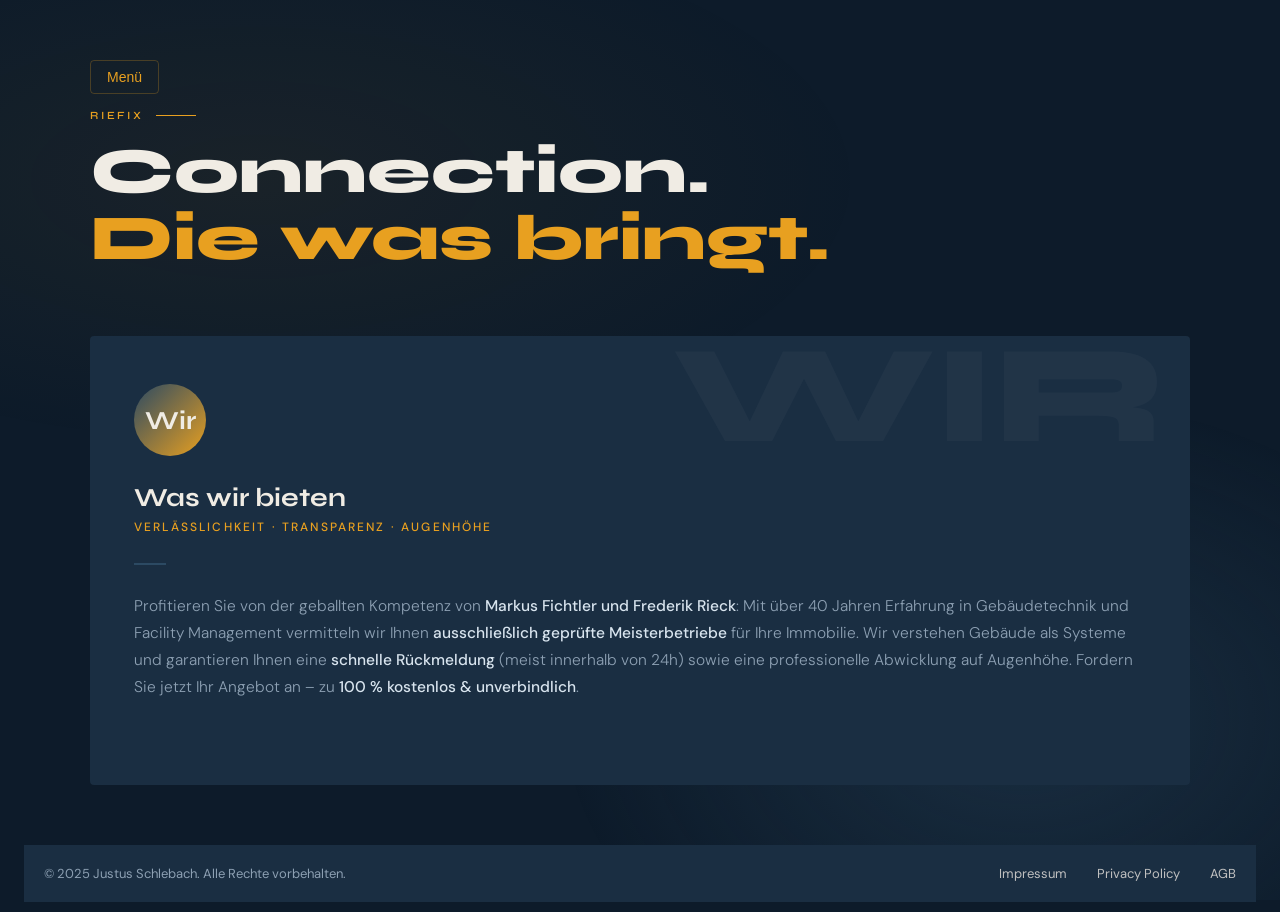
<file: index.html>
<!DOCTYPE html>
<html lang="de">
<head>
  <meta charset="UTF-8" />
  <meta name="viewport" content="width=device-width, initial-scale=1.0"/>
  <title>Unser Team</title>
  <link href="https://fonts.googleapis.com/css2?family=Syne:wght@400;600;700;800&family=DM+Sans:ital,wght@0,300;0,400;0,500;1,300&display=swap" rel="stylesheet"/>
  <style>
    *, *::before, *::after { box-sizing: border-box; margin: 0; padding: 0; }

    :root {
      --navy: #0d1b2a;
      --navy-mid: #1a2e42;
      --steel: #2c4a63;
      --accent: #e8a020;
      --accent-light: #f5c060;
      --off-white: #f0ece4;
      --muted: #8da0b3;
      --text: #d8e4ee;
    }

    .dropdown {
      position: relative;
      display: inline-block;
    }

        .dropdown-content {
      display: none;
      position: absolute;
      top: 100%;
      left: 0;
      min-width: 180px;
      background: #1a2e42;
      padding: 12px 0;
      box-shadow: 0 10px 30px rgba(0,0,0,0.2);
      border-radius: 6px;
      z-index: 10;
    }
    .dropdown-content a {
      display: block;
      padding: 10px 20px;
      color: #d8e4ee;
      text-decoration: none;
    }
    .dropdown-content a:hover {
      background: rgba(232,160,32,0.1);
    }

        .dropdown:hover .dropdown-content,
    .dropdown:focus-within .dropdown-content {
      display: block;
    }

    .dropbtn {
      background: none;
      border: 1px solid rgba(232,160,32,0.25);
      color: var(--accent);
      padding: 8px 16px;
      font-size: 14px;
      cursor: pointer;
      border-radius: 4px;
      margin-bottom: 15px;
    }

    body {
      background-color: var(--navy);
      font-family: 'DM Sans', sans-serif;
      color: var(--text);
      min-height: 100vh;
      display: flex;
      flex-direction: column;
      align-items: center;
      padding: 60px 24px;
      overflow-x: hidden;
    }

    /* Background texture */
    body::before {
      content: '';
      position: fixed;
      inset: 0;
      background:
        radial-gradient(ellipse 80% 50% at 20% 20%, rgba(232,160,32,0.06) 0%, transparent 60%),
        radial-gradient(ellipse 60% 60% at 80% 80%, rgba(44,74,99,0.4) 0%, transparent 60%);
      pointer-events: none;
      z-index: 0;
    }

    .section {
      position: relative;
      z-index: 1;
      max-width: 1100px;
      width: 100%;
      flex: 1;
      display: flex;
      flex-direction: column;
      justify-content: center;
    }

    /* Header */
    .section-header {
      margin-bottom: 64px;
    }

    .section-label {
      font-family: 'Syne', sans-serif;
      font-size: 11px;
      font-weight: 600;
      letter-spacing: 0.25em;
      text-transform: uppercase;
      color: var(--accent);
      margin-bottom: 16px;
      display: flex;
      align-items: center;
      gap: 12px;
    }

    .section-label::after {
      content: '';
      display: block;
      width: 40px;
      height: 1px;
      background: var(--accent);
    }

    .section-title {
      font-family: 'Syne', sans-serif;
      font-size: clamp(36px, 6vw, 64px);
      font-weight: 800;
      color: var(--off-white);
      line-height: 1.05;
    }

    .section-title span {
      color: var(--accent);
    }

    /* Cards grid */
    .starter-grid {
      display: grid;
      grid-template-columns: repeat(auto-fit, minmax(460px, 1fr));
      gap: 2px;
    }

    @media (max-width: 520px) {
      .starter-grid { grid-template-columns: 1fr; }
    }

    /* Card */
    .card {
      background: var(--navy-mid);
      padding: 48px 44px;
      position: relative;
      overflow: hidden;
      transition: transform 0.3s ease;
    }

    .card:first-child {
      border-top-left-radius: 4px;
      border-bottom-left-radius: 4px;
    }
    .card:last-child {
      border-top-right-radius: 4px;
      border-bottom-right-radius: 4px;
    }

    .card::before {
      content: '';
      position: absolute;
      top: 0; left: 0;
      width: 3px;
      height: 0;
      background: var(--accent);
      transition: height 0.4s ease;
    }

    .card:hover::before { height: 100%; }
    .card:hover { transform: translateY(-4px); }

    /* Large background number */
    .card-number {
      position: absolute;
      top: -10px;
      right: 24px;
      font-family: 'Syne', sans-serif;
      font-size: 140px;
      font-weight: 800;
      color: rgba(255,255,255,0.03);
      line-height: 1;
      pointer-events: none;
      user-select: none;
    }

    /* Avatar circle */
    .avatar {
      width: 72px;
      height: 72px;
      border-radius: 50%;
      background: linear-gradient(135deg, var(--steel), var(--accent));
      display: flex;
      align-items: center;
      justify-content: center;
      font-family: 'Syne', sans-serif;
      font-size: 26px;
      font-weight: 700;
      color: var(--off-white);
      margin-bottom: 28px;
      flex-shrink: 0;
    }

    /* Name & role */
    .card-name {
      font-family: 'Syne', sans-serif;
      font-size: 26px;
      font-weight: 700;
      color: var(--off-white);
      margin-bottom: 6px;
      line-height: 1.1;
    }

    .card-role {
      font-size: 12px;
      font-weight: 500;
      letter-spacing: 0.18em;
      text-transform: uppercase;
      color: var(--accent);
      margin-bottom: 28px;
    }

    /* Divider */
    .divider {
      width: 32px;
      height: 2px;
      background: var(--steel);
      margin-bottom: 28px;
    }

    /* Bio */
    .card-bio {
      font-size: 15.5px;
      line-height: 1.75;
      color: var(--muted);
      font-weight: 300;
      margin-bottom: 36px;
    }

    .card-bio strong {
      color: var(--text);
      font-weight: 500;
    }

    .footer {
      margin-top: 60px;
      margin-bottom: -50px;
      padding: 20px;
      position: relative;
      font-size: 13px;
      color: var(--muted);
      display: flex;
      justify-content: space-between;
      align-items: center;
      gap: 20px;
      width: 100%;
      background-color: var(--navy-mid);
    }

    #legal-links {
      display: flex;
      gap: 30px;
    }

    #legal-links-text {
      color: #c0c0c0;
      text-decoration: none;
    }

    #legal-links-text:hover {
      color: var(--accent);
    }

    /* Animate on load */
    .card {
      opacity: 0;
      transform: translateY(30px);
      animation: fadeUp 0.7s ease forwards;
    }

    .card:nth-child(1) { animation-delay: 0.1s; }
    .card:nth-child(2) { animation-delay: 0.25s; }

    @keyframes fadeUp {
      to { opacity: 1; transform: translateY(0); }
    }
    </style>
</head>
<body>

<section class="section">

  <div class="section-header">
    <div class="nav" role="navigation" aria-label="Hauptnavigation">
      <div class="dropdown">
        <button class="dropbtn" aria-haspopup="true" aria-expanded="false">Menü</button>
        <div class="dropdown-content" role="menu" aria-hidden="true">
          <a role="menuitem" href="index.html">Startseite</a>
          <!--a role="menuitem" href="Leistungen.html">Leistungen</a-->
          <a role="menuitem" href="Kontakt.html">Kontakt</a>
          <a role="menuitem" href="Gruender.html">Gründer</a>
          <!--a role="menuitem" href="Impressum.html">Impressum</a>
          <a role="menuitem" href="Datenschutz.html">Datenschutz</a>
          <a role="menuitem" href="AGB.html">AGB</a-->
        </div>
      </div>
    </div>
    <div class="section-label">Riefix</div>
    <h2 class="section-title">Connection.<br><span>Die was bringt.</span></h2>
  </div>

  <div class="starter-grid">
    <div class="card">
      <div class="card-number">WIR</div>
      <div class="avatar">Wir</div>
      <div class="card-name">Was wir bieten</div>
      <div class="card-role">Verlässlichkeit · Transparenz · Augenhöhe</div>
      <div class="divider"></div>
      <p class="card-bio">
        Profitieren Sie von der geballten Kompetenz von <strong>Markus Fichtler und Frederik Rieck</strong>: Mit über 40 Jahren Erfahrung in Gebäudetechnik und Facility Management vermitteln wir Ihnen <strong>ausschließlich geprüfte Meisterbetriebe</strong> für Ihre Immobilie. Wir verstehen Gebäude als Systeme und garantieren Ihnen eine <strong>schnelle Rückmeldung</strong> (meist innerhalb von 24h) sowie eine professionelle Abwicklung auf Augenhöhe. Fordern Sie jetzt Ihr Angebot an – zu <strong>100 % kostenlos & unverbindlich</strong>.
      </p>
    </div>
  </div>
</section>

<footer class="footer">
  <p id="footer-text">© 2025 <!--Riefix Strategie &amp; Consulting-->Justus Schlebach. Alle Rechte vorbehalten.</p>
  <div id="legal-links">
    <a href="Impressum.html" id="legal-links-text">Impressum</a><!-- | --><a href="Privacy_Policy.html" id="legal-links-text">Privacy Policy</a><!-- | --><a href="AGB.html" id="legal-links-text">AGB</a>
  </div>
</footer>
</file>
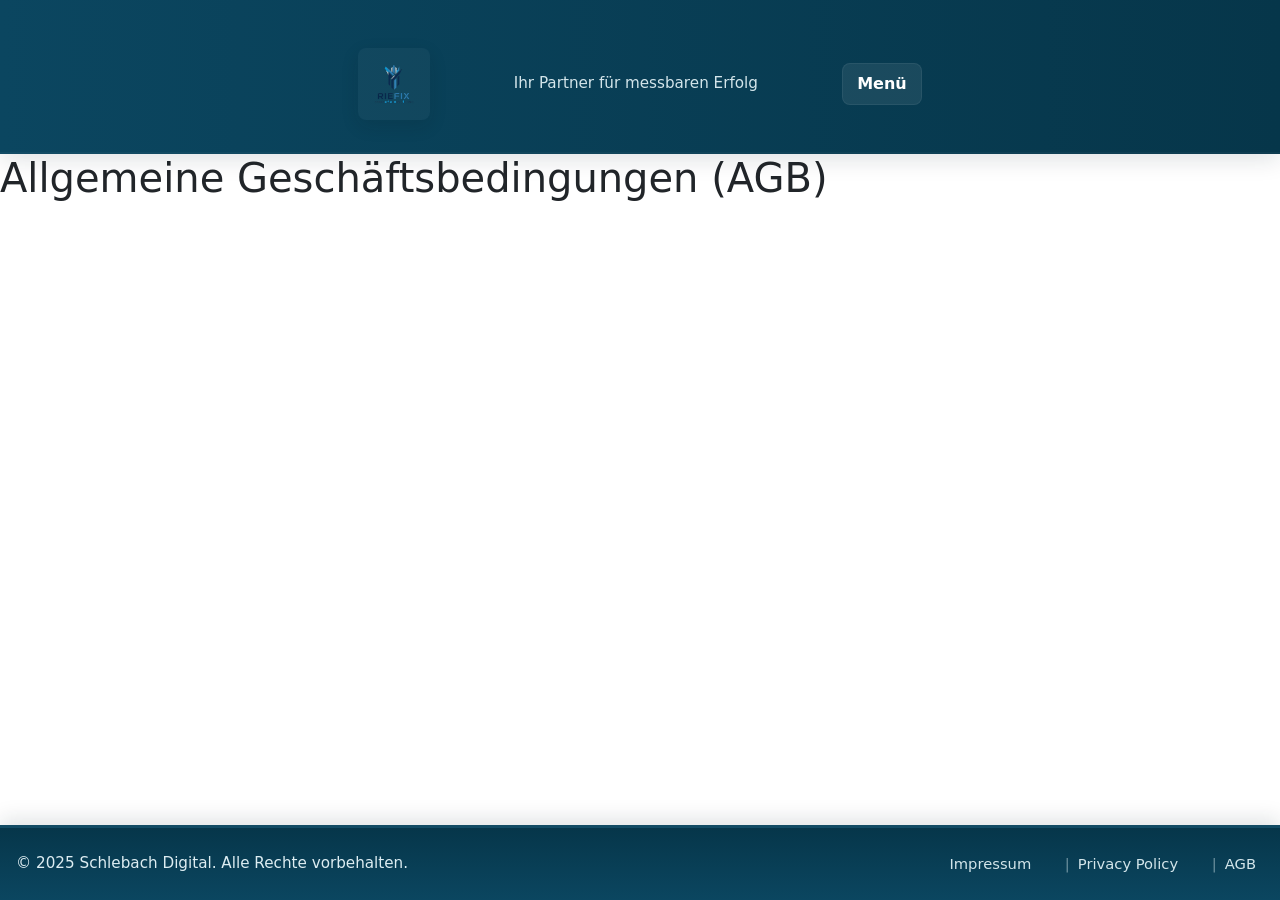
<file: AGB.html>
<html lang="de">
<head>
  <meta charset="UTF-8">
  <meta name="viewport" content="width=device-width, initial-scale=1.0">
  <title>Riefix Strategie &amp; Consulting</title>
  <meta name="description" content="Riefix Strategie &amp; Consulting – Beratung, Strategieentwicklung und digitale Lösungen für Unternehmen.">
  <link rel="icon" href="/Pictures/Firmenlogo.ico" type="image/x-icon">
  <!-- Optional: Google Fonts -->
  <link href="https://fonts.googleapis.com/css?family=Roboto:400,700&amp;display=swap" rel="stylesheet">
  <!-- Optional: CSS Datei -->
  <link rel="stylesheet" href="styles.css">
  <!-- Optional: Bootstrap CSS -->
  <link href="https://cdn.jsdelivr.net/npm/bootstrap@5.3.7/dist/css/bootstrap.min.css" rel="stylesheet" integrity="sha384-LN+7fdVzj6u52u30Kp6M/trliBMCMKTyK833zpbD+pXdCLuTusPj697FH4R/5mcr" crossorigin="anonymous">
</head>
<body class="compact-mobile-header">
    <header class="site-header" role="banner">
  <div class="header-inner">
    <div class="logo-wrap">
      <img id="Firmenlogo" src="Firmenlogo.png" alt="Riefix Logo">
    </div>

    <div class="brand" role="heading" aria-level="1">
      <h1 id="firmenname">Riefix Strategie &amp; Consulting</h1>
      <p id="werbespruch">Ihr Partner für messbaren Erfolg</p>
    </div>

    <div class="nav" role="navigation" aria-label="Hauptnavigation">
      <div class="dropdown">
        <button class="dropbtn" aria-haspopup="true" aria-expanded="false">Menü</button>
        <div class="dropdown-content" role="menu" aria-hidden="true">
          <a role="menuitem" href="index.html">Startseite</a>
          <a role="menuitem" href="Leistungen.html">Leistungen</a>
          <a role="menuitem" href="Kontakt.html">Kontakt</a>
        </div>
      </div>
    </div>
  </div>
</header>

    <h1>Allgemeine Geschäftsbedingungen (AGB)</h1>
    <h2></h2>

  <footer class="footer">
    <p id="footer-text">© 2025 <!--Riefix Strategie &amp; Consulting-->Schlebach Digital. Alle Rechte vorbehalten.</p>
    <div id="legal-links">
      <a href="Impressum.html" id="legal-links-text">Impressum</a><!-- | --><a href="Privacy_Policy.html" id="legal-links-text">Privacy Policy</a><!-- | --><a href="AGB.html" id="legal-links-text">AGB</a>
    </div>
  </footer>

  <script src="https://cdn.jsdelivr.net/npm/bootstrap@5.3.8/dist/js/bootstrap.bundle.min.js" integrity="sha384-FKyoEForCGlyvwx9Hj09JcYn3nv7wiPVlz7YYwJrWVcXK/BmnVDxM+D2scQbITxI" crossorigin="anonymous"></script>

</body>
</html>
</file>
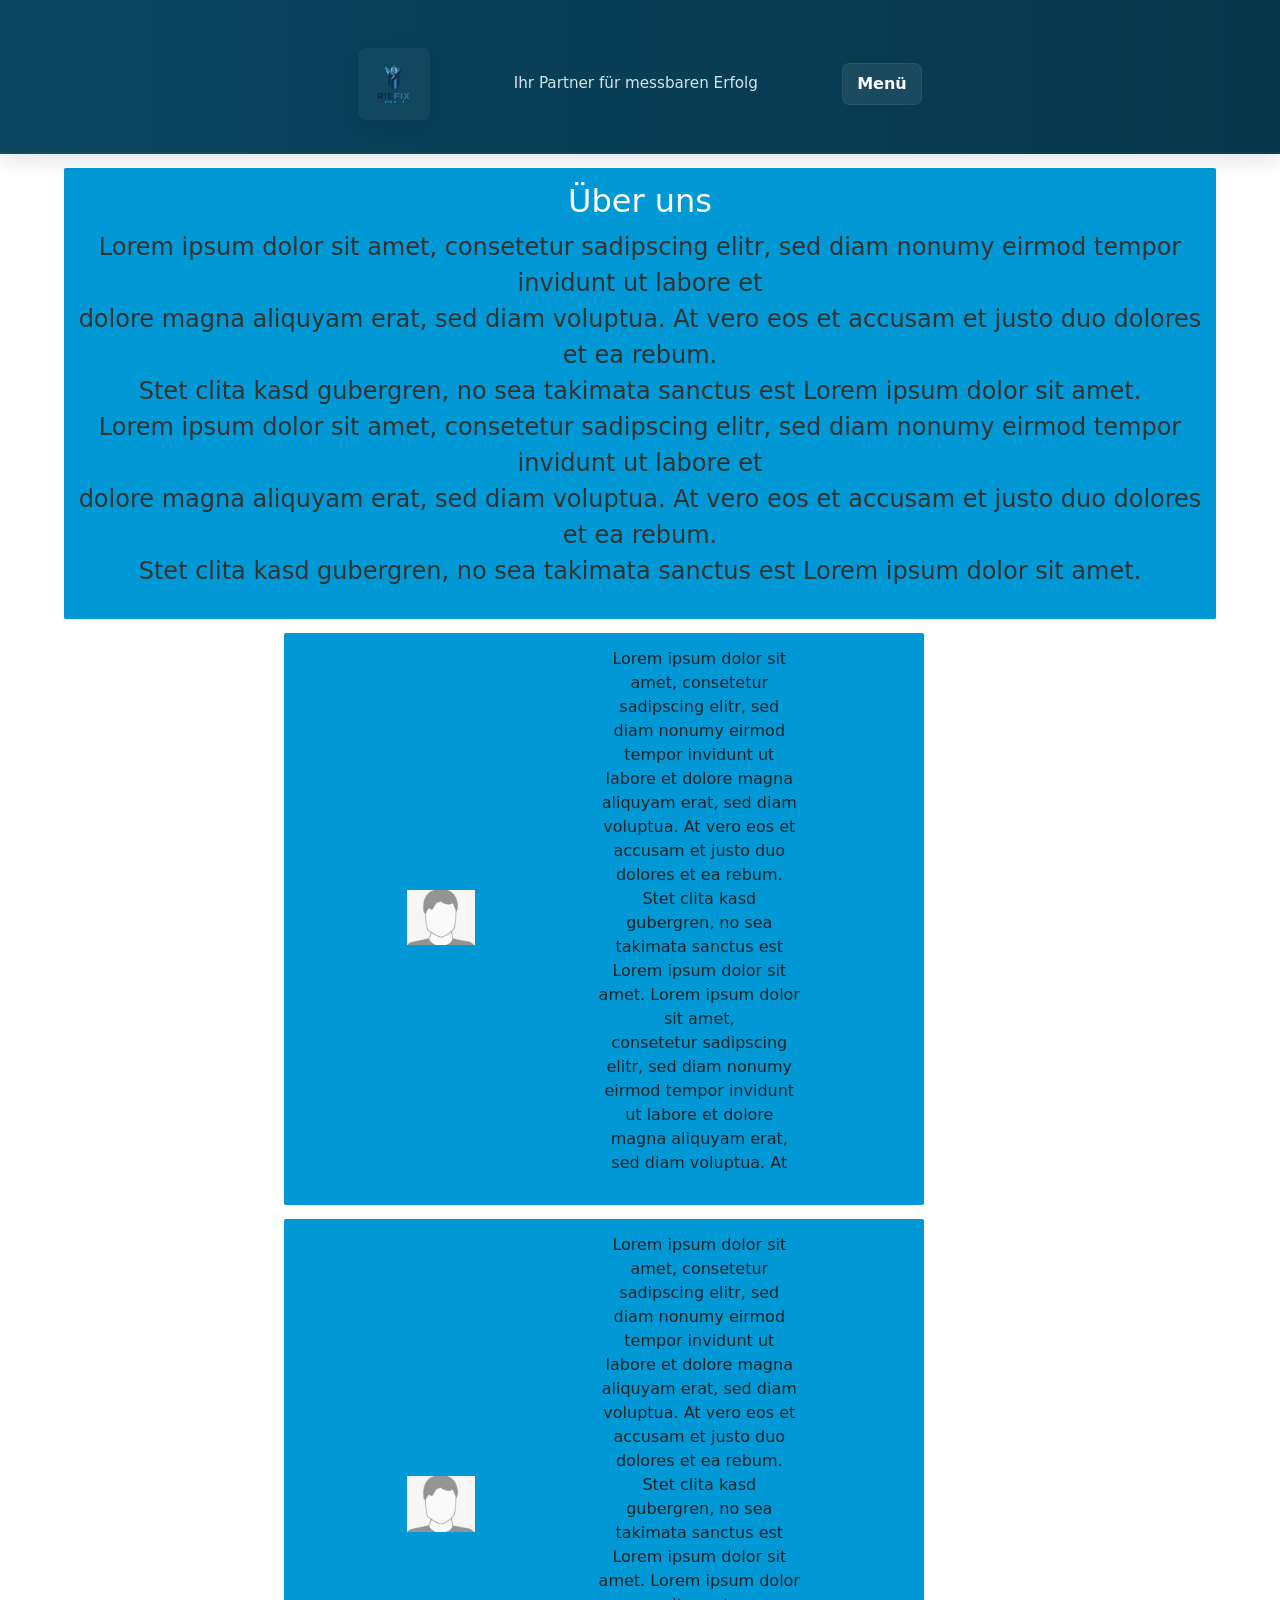
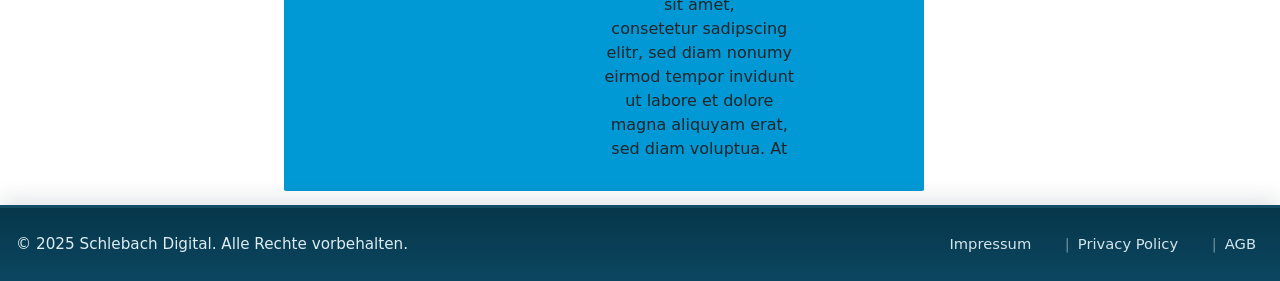
<file: alt_index.html>
<html lang="de">
<head>
  <meta charset="UTF-8">
  <meta name="viewport" content="width=device-width, initial-scale=1.0">
  <title>Riefix Strategie &amp; Consulting</title>
  <meta name="description" content="Riefix Strategie &amp; Consulting – Beratung, Strategieentwicklung und digitale Lösungen für Unternehmen.">
  <link rel="icon" href="/Pictures/Firmenlogo.ico" type="image/x-icon">
  <!-- Optional: Google Fonts -->
  <link href="https://fonts.googleapis.com/css?family=Roboto:400,700&amp;display=swap" rel="stylesheet">
  <!-- Optional: CSS Datei -->
  <link rel="stylesheet" href="styles.css">
  <!-- Optional: Bootstrap CSS -->
  <link href="https://cdn.jsdelivr.net/npm/bootstrap@5.3.7/dist/css/bootstrap.min.css" rel="stylesheet" integrity="sha384-LN+7fdVzj6u52u30Kp6M/trliBMCMKTyK833zpbD+pXdCLuTusPj697FH4R/5mcr" crossorigin="anonymous">
</head>
<body class="compact-mobile-header">
  <header class="site-header" role="banner">
  <div class="header-inner">
    <div class="logo-wrap">
      <img id="Firmenlogo" src="Firmenlogo.png" alt="Riefix Logo">
    </div>

    <div class="brand" role="heading" aria-level="1">
      <h1 id="firmenname">Riefix Strategie &amp; Consulting</h1>
      <p id="werbespruch">Ihr Partner für messbaren Erfolg</p>
    </div>

    <div class="nav" role="navigation" aria-label="Hauptnavigation">
      <div class="dropdown">
        <button class="dropbtn" aria-haspopup="true" aria-expanded="false">Menü</button>
        <div class="dropdown-content" role="menu" aria-hidden="true">
          <!--a role="menuitem" href="index.html">Startseite</a-->
          <a role="menuitem" href="Leistungen.html">Leistungen</a>
          <a role="menuitem" href="Kontakt.html">Kontakt</a>
          <a role="menuitem" href="Gruender.html">Gründer</a>
        </div>
      </div>
    </div>
  </div>
</header>
  <div id="Ueber">
    <h2 id="Ueber_uns">Über uns</h2>
    <p id="ueber_text">Lorem ipsum dolor sit amet, consetetur sadipscing elitr, sed diam nonumy eirmod tempor invidunt ut labore et<br> 
      dolore magna aliquyam erat, sed diam voluptua. At vero eos et accusam et justo duo dolores et ea rebum.<br> 
      Stet clita kasd gubergren, no sea takimata sanctus est Lorem ipsum dolor sit amet.<br> 
      Lorem ipsum dolor sit amet, consetetur sadipscing elitr, sed diam nonumy eirmod tempor invidunt ut labore et<br> 
      dolore magna aliquyam erat, sed diam voluptua. At vero eos et accusam et justo duo dolores et ea rebum.<br> 
      Stet clita kasd gubergren, no sea takimata sanctus est Lorem ipsum dolor sit amet.</p>
  </div>
  <div class="Inhaber-container">
    <div class="Inhaber">
      <img src="Platzhalterbild M.jpeg" alt="Markus Fichtler">
      <p>Lorem ipsum dolor sit amet, consetetur sadipscing elitr, sed diam nonumy eirmod tempor invidunt ut<br> 
        labore et dolore magna aliquyam erat, sed diam voluptua. At vero eos et accusam et justo duo dolores et ea rebum.<br> 
        Stet clita kasd gubergren, no sea takimata sanctus est Lorem ipsum dolor sit amet. Lorem ipsum dolor sit amet,<br> 
        consetetur sadipscing elitr, sed diam nonumy eirmod tempor invidunt ut labore et dolore magna aliquyam erat,<br> 
        sed diam voluptua. At</p>
    </div>
    <div class="Inhaber">
      <img src="Platzhalterbild M.jpeg" alt="Freddy Rieck">
      <p>Lorem ipsum dolor sit amet, consetetur sadipscing elitr, sed diam nonumy eirmod tempor invidunt ut<br> 
        labore et dolore magna aliquyam erat, sed diam voluptua. At vero eos et accusam et justo duo dolores et ea rebum.<br> 
        Stet clita kasd gubergren, no sea takimata sanctus est Lorem ipsum dolor sit amet. Lorem ipsum dolor sit amet,<br> 
        consetetur sadipscing elitr, sed diam nonumy eirmod tempor invidunt ut labore et dolore magna aliquyam erat,<br> 
        sed diam voluptua. At</p>
    </div>
  </div>

  <footer class="footer">
    <p id="footer-text">© 2025 <!--Riefix Strategie &amp; Consulting-->Schlebach Digital. Alle Rechte vorbehalten.</p>
    <div id="legal-links">
      <a href="Impressum.html" id="legal-links-text">Impressum</a><!-- | --><a href="Privacy_Policy.html" id="legal-links-text">Privacy Policy</a><!-- | --><a href="AGB.html" id="legal-links-text">AGB</a>
    </div>
  </footer>

  <script src="https://cdn.jsdelivr.net/npm/bootstrap@5.3.8/dist/js/bootstrap.bundle.min.js" integrity="sha384-FKyoEForCGlyvwx9Hj09JcYn3nv7wiPVlz7YYwJrWVcXK/BmnVDxM+D2scQbITxI" crossorigin="anonymous"></script>

</body>
</html>
</file>
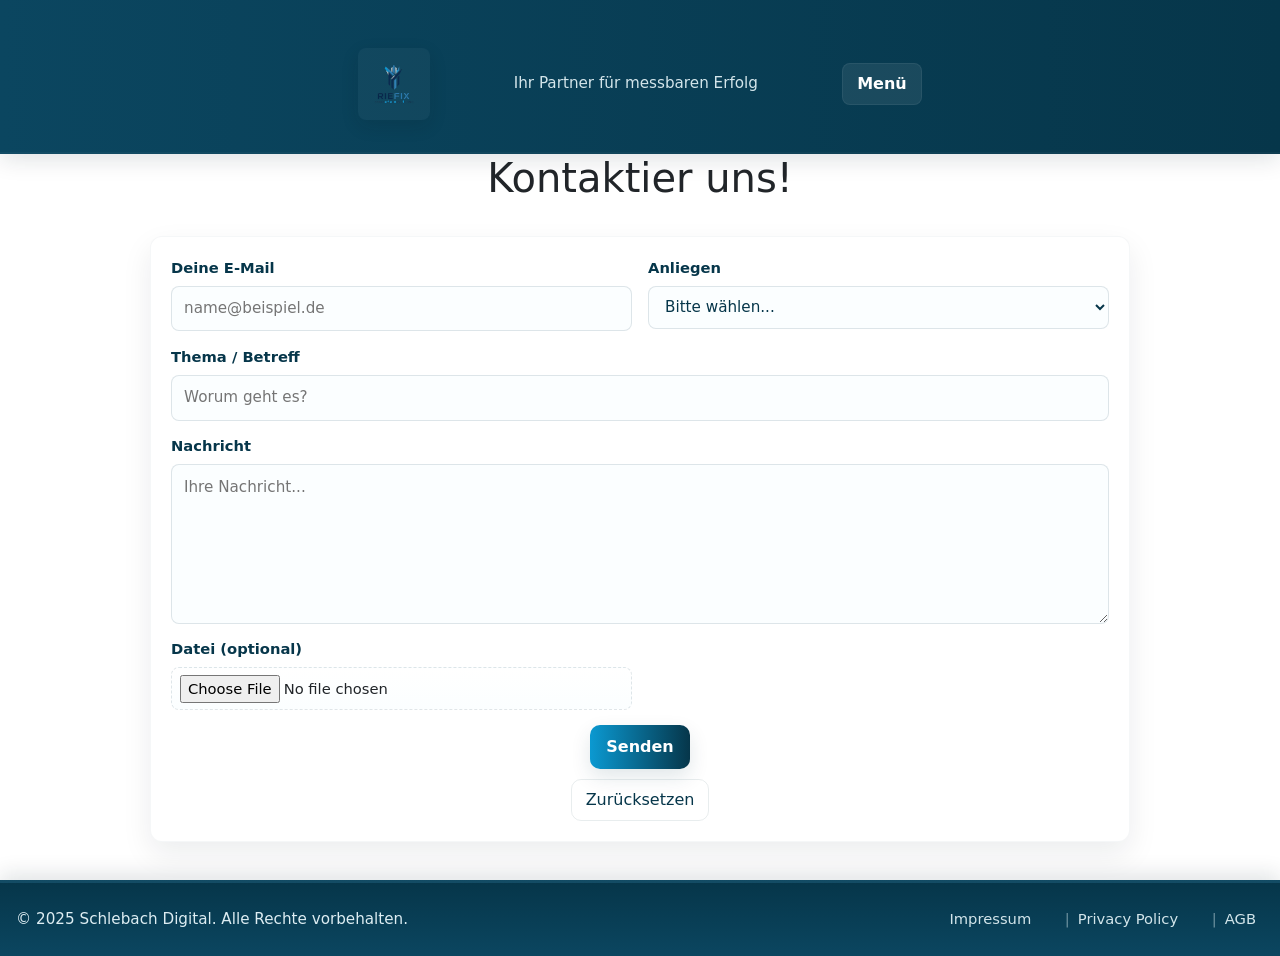
<file: alt_Kontakt.html>
<html lang="de">
<head>
  <meta charset="UTF-8">
  <meta name="viewport" content="width=device-width, initial-scale=1.0">
  <title>Riefix Strategie &amp; Consulting</title>
  <meta name="description" content="Riefix Strategie &amp; Consulting – Beratung, Strategieentwicklung und digitale Lösungen für Unternehmen.">
  <link rel="icon" href="/Pictures/Firmenlogo.ico" type="image/x-icon">
  <!-- Optional: Google Fonts -->
  <link href="https://fonts.googleapis.com/css?family=Roboto:400,700&amp;display=swap" rel="stylesheet">
  <!-- Optional: CSS Datei -->
  <link rel="stylesheet" href="styles.css">
  <!-- Optional: Bootstrap CSS -->
  <link href="https://cdn.jsdelivr.net/npm/bootstrap@5.3.7/dist/css/bootstrap.min.css" rel="stylesheet" integrity="sha384-LN+7fdVzj6u52u30Kp6M/trliBMCMKTyK833zpbD+pXdCLuTusPj697FH4R/5mcr" crossorigin="anonymous">
</head>
<body class="compact-mobile-header">
    <header class="site-header" role="banner">
      <div class="header-inner">
        <div class="logo-wrap">
          <img id="Firmenlogo" src="Firmenlogo.png" alt="Riefix Logo">
        </div>

        <div class="brand" role="heading" aria-level="1">
          <h1 id="firmenname">Riefix Strategie &amp; Consulting</h1>
          <p id="werbespruch">Ihr Partner für messbaren Erfolg</p>
        </div>

        <div class="nav" role="navigation" aria-label="Hauptnavigation">
          <div class="dropdown">
            <button class="dropbtn" aria-haspopup="true" aria-expanded="false">Menü</button>
            <div class="dropdown-content" role="menu" aria-hidden="true">
              <a role="menuitem" href="index.html">Startseite</a>
              <a role="menuitem" href="Leistungen.html">Leistungen</a>
              <a role="menuitem" href="Kontakt.html">Kontakt</a>
            </div>
          </div>
        </div>
      </div>
    </header>

    <h1 id="Kontakt">Kontaktier uns!</h1>

    <form id="contact-form"
     action="https://formspree.io/f/xjkapyyn"
     method="POST"
     class="contact-card"
     aria-label="Kontaktformular"
    >
  <div class="form-grid">
    <label class="form-field">
      <span class="label-text">Deine E-Mail</span>
      <input class="input" type="email" name="email" required placeholder="name@beispiel.de">
    </label>

    <label class="form-field">
      <span class="label-text">Anliegen</span>
      <select class="input" name="anliegen" id="anliegen-select" required>
        <option value="" disabled selected>Bitte wählen...</option>
        <option value="beratung">Beratung</option>
        <option value="angebot">Angebot einholen</option>
        <option value="support">Support</option>
        <option value="sonstiges">Sonstiges</option>
      </select>
    </label>

    <div id="angebot-leistungen" class="form-field" style="display:none;">
      <span class="label-text">Gewünschte Leistung</span>
      <select class="input" name="leistung" id="leistung-select">
        <option value="" disabled selected>Bitte wählen...</option>
        <option value="seo">SEO-Optimierung</option>
        <option value="webdesign">Webdesign</option>
        <option value="beratung">Strategieberatung</option>
        <option value="digitalisierung">Digitalisierung</option>
      </select>
    </div>

    <div id="support-fields" class="form-field" style="display:none;">
      <span class="label-text">Sind Sie bereits Kunde?</span>
      <div class="radio-row">
        <label class="small-checkbox"><input type="checkbox" name="kunde" value="ja" id="kunde-ja"> Ja</label>
        <label class="small-checkbox"><input type="checkbox" name="kunde" value="nein" id="kunde-nein"> Nein</label>
      </div>
      <label class="label-block">
        <span class="label-text small">Projektname oder Kundennummer</span>
        <input class="input" type="text" name="projektname" id="projektname" placeholder="Optional">
      </label>
    </div>

    <label class="form-field full">
      <span class="label-text">Thema / Betreff</span>
      <input class="input" type="text" name="betreff" required placeholder="Worum geht es?">
    </label>

    <label class="form-field full">
      <span class="label-text">Nachricht</span>
      <textarea class="textarea" name="message" required placeholder="Ihre Nachricht..." rows="6"></textarea>
    </label>

    <label class="form-field">
      <span class="label-text">Datei (optional)</span>
      <input class="file-input" type="file" name="attachment" accept=".jpg,.jpeg,.png,.pdf,.doc,.docx">
    </label>

    <div class="form-field full actions">
      <button type="submit" id="send-button" class="btn-primary">Senden</button>
      <button type="reset" class="btn-ghost">Zurücksetzen</button>
    </div>
  </div>
</form>

  <footer class="footer">
    <p id="footer-text">© 2025 <!--Riefix Strategie &amp; Consulting-->Schlebach Digital. Alle Rechte vorbehalten.</p>
    <div id="legal-links">
      <a href="Impressum.html" id="legal-links-text">Impressum</a><!-- | --><a href="Privacy_Policy.html" id="legal-links-text">Privacy Policy</a><!-- | --><a href="AGB.html" id="legal-links-text">AGB</a>
    </div>
  </footer>

  <script src="https://cdn.jsdelivr.net/npm/bootstrap@5.3.8/dist/js/bootstrap.bundle.min.js" integrity="sha384-FKyoEForCGlyvwx9Hj09JcYn3nv7wiPVlz7YYwJrWVcXK/BmnVDxM+D2scQbITxI" crossorigin="anonymous"></script>

  <script>
document.addEventListener('DOMContentLoaded', function() {
  const anliegenSelect = document.getElementById('anliegen-select');
  const supportFields = document.getElementById('support-fields');
  const angebotLeistungen = document.getElementById('angebot-leistungen');
  const kundeJa = document.getElementById('kunde-ja');
  const kundeNein = document.getElementById('kunde-nein');
  const projektname = document.getElementById('projektname');

  // Nur eine Checkbox auswählbar machen
  if (kundeJa && kundeNein) {
    kundeJa.addEventListener('change', function() {
      if (kundeJa.checked) kundeNein.checked = false;
    });
    kundeNein.addEventListener('change', function() {
      if (kundeNein.checked) kundeJa.checked = false;
    });
  }

  if (anliegenSelect) {
    anliegenSelect.addEventListener('change', function() {
      // Support-Felder anzeigen/verstecken
      if (anliegenSelect.value === 'support') {
        supportFields.style.display = 'block';
      } else {
        supportFields.style.display = 'none';
        if (kundeJa) kundeJa.checked = false;
        if (kundeNein) kundeNein.checked = false;
        if (projektname) projektname.value = '';
      }
      // Angebots-Leistungen anzeigen/verstecken
      if (anliegenSelect.value === 'angebot') {
        angebotLeistungen.style.display = 'block';
      } else {
        angebotLeistungen.style.display = 'none';
        const leistungSelect = document.getElementById('leistung-select');
        if (leistungSelect) leistungSelect.selectedIndex = 0;
      }
    });
    // Initial prüfen (falls Browser Autofill macht)
    if (anliegenSelect.value === 'support') {
      supportFields.style.display = 'block';
    }
    if (anliegenSelect.value === 'angebot') {
      angebotLeistungen.style.display = 'block';
    }
  }
});
</script>

</body>
</html>
</file>
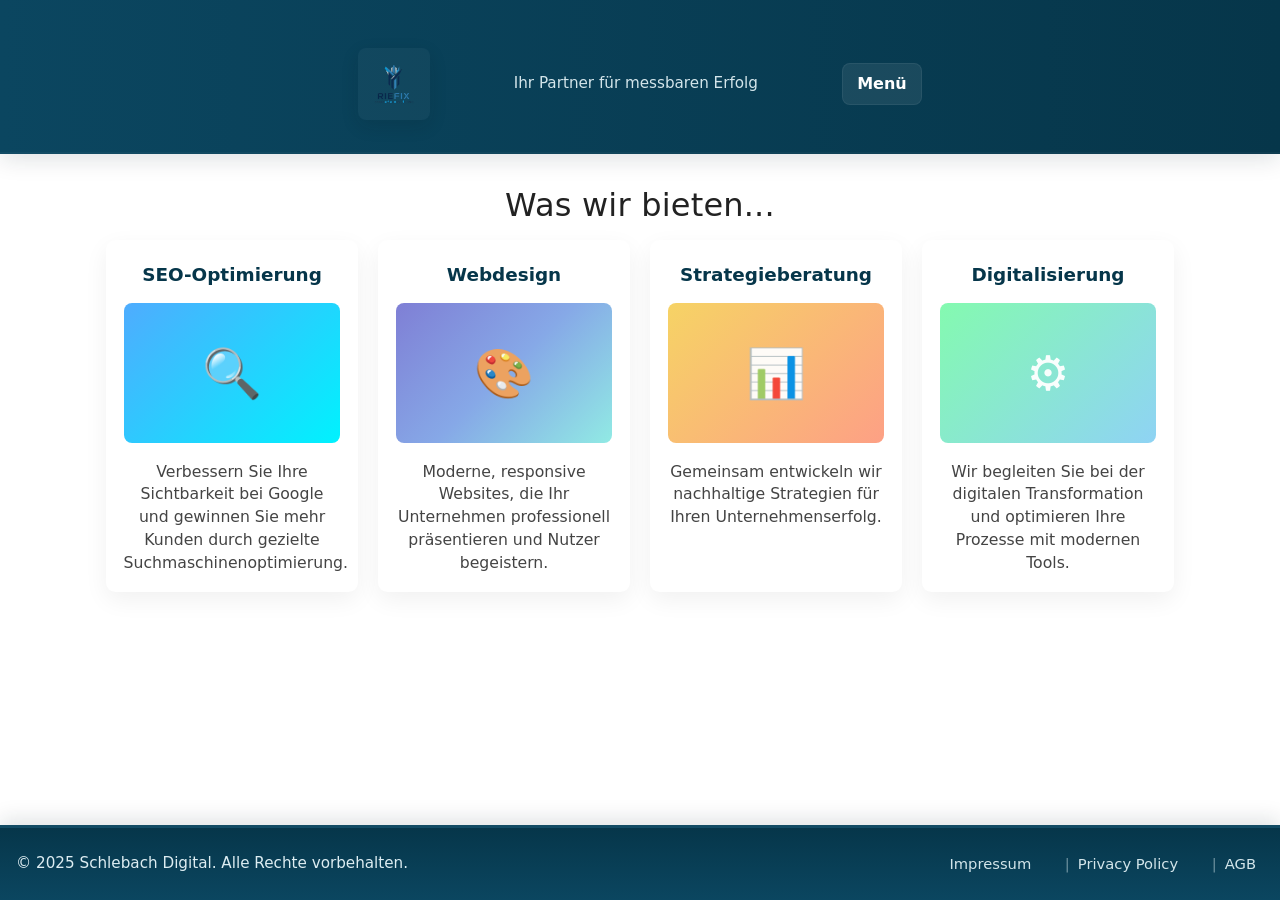
<file: alt_Leistungen.html>
<html lang="de">
<head>
  <meta charset="UTF-8">
  <meta name="viewport" content="width=device-width, initial-scale=1.0">
  <title>Riefix Strategie &amp; Consulting</title>
  <meta name="description" content="Riefix Strategie &amp; Consulting – Beratung, Strategieentwicklung und digitale Lösungen für Unternehmen.">
  <link rel="icon" href="/Pictures/Firmenlogo.ico" type="image/x-icon">
  <!-- Optional: Google Fonts -->
  <link href="https://fonts.googleapis.com/css?family=Roboto:400,700&amp;display=swap" rel="stylesheet">
  <!-- Optional: CSS Datei -->
  <link rel="stylesheet" href="styles.css">
  <!-- Optional: Bootstrap CSS -->
  <link href="https://cdn.jsdelivr.net/npm/bootstrap@5.3.7/dist/css/bootstrap.min.css" rel="stylesheet" integrity="sha384-LN+7fdVzj6u52u30Kp6M/trliBMCMKTyK833zpbD+pXdCLuTusPj697FH4R/5mcr" crossorigin="anonymous">
</head>
<body class="compact-mobile-header">
    <header class="site-header" role="banner">
  <div class="header-inner">
    <div class="logo-wrap">
      <img id="Firmenlogo" src="Firmenlogo.png" alt="Riefix Logo">
    </div>

    <div class="brand" role="heading" aria-level="1">
      <h1 id="firmenname">Riefix Strategie &amp; Consulting</h1>
      <p id="werbespruch">Ihr Partner für messbaren Erfolg</p>
    </div>

    <div class="nav" role="navigation" aria-label="Hauptnavigation">
      <div class="dropdown">
        <button class="dropbtn" aria-haspopup="true" aria-expanded="false">Menü</button>
        <div class="dropdown-content" role="menu" aria-hidden="true">
          <a role="menuitem" href="index.html">Startseite</a>
          <a role="menuitem" href="Leistungen.html">Leistungen</a>
          <a role="menuitem" href="Kontakt.html">Kontakt</a>
        </div>
      </div>
    </div>
  </div>
</header>

        <h1 id="Leistungen">Was wir bieten...</h1>
<!--Ab hier muss ausgetauscht werden-->
    <div id="Leistungen-container">  
        <div class="leistungen-grid">
          <div class="leistung-card leistung-seo">
            <div class="leistung-title">SEO-Optimierung</div>
            <div class="leistung-img" data-icon="🔍"></div>
            <div class="leistung-desc">Verbessern Sie Ihre Sichtbarkeit bei Google und gewinnen Sie mehr Kunden durch gezielte Suchmaschinenoptimierung.</div>
          </div>
          <div class="leistung-card leistung-webdesign">
           <div class="leistung-title">Webdesign</div>
            <div class="leistung-img" data-icon="🎨"></div>
            <div class="leistung-desc">Moderne, responsive Websites, die Ihr Unternehmen professionell präsentieren und Nutzer begeistern.</div>
          </div>
          <div class="leistung-card leistung-beratung">
            <div class="leistung-title">Strategieberatung</div>
            <div class="leistung-img" data-icon="📊"></div>
            <div class="leistung-desc">Gemeinsam entwickeln wir nachhaltige Strategien für Ihren Unternehmenserfolg.</div>
          </div>
          <div class="leistung-card leistung-digitalisierung">
            <div class="leistung-title">Digitalisierung</div>
            <div class="leistung-img" data-icon="⚙️"></div>
            <div class="leistung-desc">Wir begleiten Sie bei der digitalen Transformation und optimieren Ihre Prozesse mit modernen Tools.</div>
         </div>
        </div>
    </div>

  <footer class="footer">
    <p id="footer-text">© 2025 <!--Riefix Strategie &amp; Consulting-->Schlebach Digital. Alle Rechte vorbehalten.</p>
    <div id="legal-links">
      <a href="Impressum.html" id="legal-links-text">Impressum</a><!-- | --><a href="Privacy_Policy.html" id="legal-links-text">Privacy Policy</a><!-- | --><a href="AGB.html" id="legal-links-text">AGB</a>
    </div>
  </footer>

  <script src="https://cdn.jsdelivr.net/npm/bootstrap@5.3.8/dist/js/bootstrap.bundle.min.js" integrity="sha384-FKyoEForCGlyvwx9Hj09JcYn3nv7wiPVlz7YYwJrWVcXK/BmnVDxM+D2scQbITxI" crossorigin="anonymous"></script>

</body>
</html>
</file>
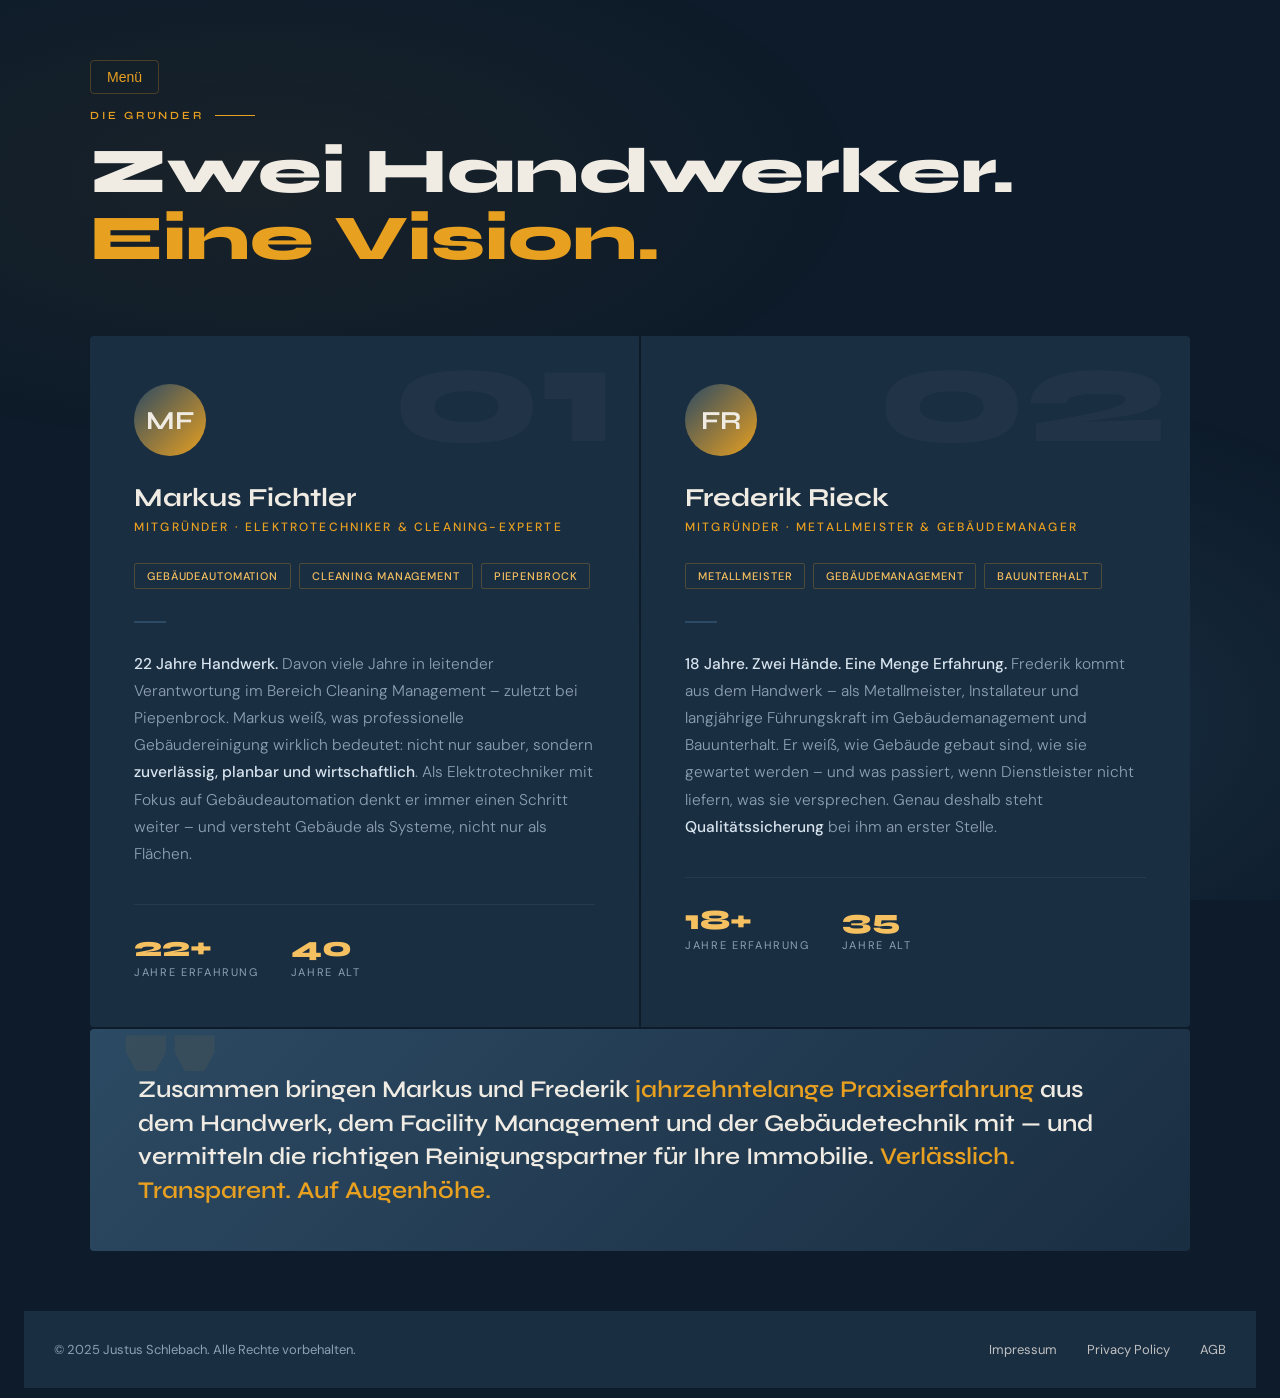
<file: Gruender.html>
<!DOCTYPE html>
<html lang="de">
<head>
  <meta charset="UTF-8" />
  <meta name="viewport" content="width=device-width, initial-scale=1.0"/>
  <title>Unser Team</title>
  <link href="https://fonts.googleapis.com/css2?family=Syne:wght@400;600;700;800&family=DM+Sans:ital,wght@0,300;0,400;0,500;1,300&display=swap" rel="stylesheet"/>
  <style>
    *, *::before, *::after { box-sizing: border-box; margin: 0; padding: 0; }

    :root {
      --navy: #0d1b2a;
      --navy-mid: #1a2e42;
      --steel: #2c4a63;
      --accent: #e8a020;
      --accent-light: #f5c060;
      --off-white: #f0ece4;
      --muted: #8da0b3;
      --text: #d8e4ee;
    }

    .dropdown {
      position: relative;
      display: inline-block;
    }

        .dropdown-content {
      display: none;
      position: absolute;
      top: 100%;
      left: 0;
      min-width: 180px;
      background: #1a2e42;
      padding: 12px 0;
      box-shadow: 0 10px 30px rgba(0,0,0,0.2);
      border-radius: 6px;
      z-index: 10;
    }
    .dropdown-content a {
      display: block;
      padding: 10px 20px;
      color: #d8e4ee;
      text-decoration: none;
    }
    .dropdown-content a:hover {
      background: rgba(232,160,32,0.1);
    }

        .dropdown:hover .dropdown-content,
    .dropdown:focus-within .dropdown-content {
      display: block;
    }

    .dropbtn {
      background: none;
      border: 1px solid rgba(232,160,32,0.25);
      color: var(--accent);
      padding: 8px 16px;
      font-size: 14px;
      cursor: pointer;
      border-radius: 4px;
      margin-bottom: 15px;
    }

    body {
      background-color: var(--navy);
      font-family: 'DM Sans', sans-serif;
      color: var(--text);
      min-height: 100vh;
      display: flex;
      flex-direction: column;
      align-items: center;
      padding: 60px 24px;
      overflow-x: hidden;
    }

    /* Background texture */
    body::before {
      content: '';
      position: fixed;
      inset: 0;
      background:
        radial-gradient(ellipse 80% 50% at 20% 20%, rgba(232,160,32,0.06) 0%, transparent 60%),
        radial-gradient(ellipse 60% 60% at 80% 80%, rgba(44,74,99,0.4) 0%, transparent 60%);
      pointer-events: none;
      z-index: 0;
    }

    .section {
      position: relative;
      z-index: 1;
      max-width: 1100px;
      width: 100%;
    }

    /* Header */
    .section-header {
      margin-bottom: 64px;
    }

    .section-label {
      font-family: 'Syne', sans-serif;
      font-size: 11px;
      font-weight: 600;
      letter-spacing: 0.25em;
      text-transform: uppercase;
      color: var(--accent);
      margin-bottom: 16px;
      display: flex;
      align-items: center;
      gap: 12px;
    }

    .section-label::after {
      content: '';
      display: block;
      width: 40px;
      height: 1px;
      background: var(--accent);
    }

    .section-title {
      font-family: 'Syne', sans-serif;
      font-size: clamp(36px, 6vw, 64px);
      font-weight: 800;
      color: var(--off-white);
      line-height: 1.05;
    }

    .section-title span {
      color: var(--accent);
    }

    /* Cards grid */
    .team-grid {
      display: grid;
      grid-template-columns: repeat(auto-fit, minmax(460px, 1fr));
      gap: 2px;
    }

    @media (max-width: 520px) {
      .team-grid { grid-template-columns: 1fr; }
    }

    /* Card */
    .card {
      background: var(--navy-mid);
      padding: 48px 44px;
      position: relative;
      overflow: hidden;
      transition: transform 0.3s ease;
    }

    .card:first-child {
      border-top-left-radius: 4px;
      border-bottom-left-radius: 4px;
    }
    .card:last-child {
      border-top-right-radius: 4px;
      border-bottom-right-radius: 4px;
    }

    .card::before {
      content: '';
      position: absolute;
      top: 0; left: 0;
      width: 3px;
      height: 0;
      background: var(--accent);
      transition: height 0.4s ease;
    }

    .card:hover::before { height: 100%; }
    .card:hover { transform: translateY(-4px); }

    /* Large background number */
    .card-number {
      position: absolute;
      top: -10px;
      right: 24px;
      font-family: 'Syne', sans-serif;
      font-size: 140px;
      font-weight: 800;
      color: rgba(255,255,255,0.03);
      line-height: 1;
      pointer-events: none;
      user-select: none;
    }

    /* Avatar circle */
    .avatar {
      width: 72px;
      height: 72px;
      border-radius: 50%;
      background: linear-gradient(135deg, var(--steel), var(--accent));
      display: flex;
      align-items: center;
      justify-content: center;
      font-family: 'Syne', sans-serif;
      font-size: 26px;
      font-weight: 700;
      color: var(--off-white);
      margin-bottom: 28px;
      flex-shrink: 0;
    }

    /* Name & role */
    .card-name {
      font-family: 'Syne', sans-serif;
      font-size: 26px;
      font-weight: 700;
      color: var(--off-white);
      margin-bottom: 6px;
      line-height: 1.1;
    }

    .card-role {
      font-size: 12px;
      font-weight: 500;
      letter-spacing: 0.18em;
      text-transform: uppercase;
      color: var(--accent);
      margin-bottom: 28px;
    }

    /* Divider */
    .divider {
      width: 32px;
      height: 2px;
      background: var(--steel);
      margin-bottom: 28px;
    }

    /* Bio */
    .card-bio {
      font-size: 15.5px;
      line-height: 1.75;
      color: var(--muted);
      font-weight: 300;
      margin-bottom: 36px;
    }

    .card-bio strong {
      color: var(--text);
      font-weight: 500;
    }

    /* Stats row */
    .stats {
      display: flex;
      gap: 32px;
      border-top: 1px solid rgba(255,255,255,0.06);
      padding-top: 28px;
    }

    /*.stat {}*/

    .stat-value {
      font-family: 'Syne', sans-serif;
      font-size: 28px;
      font-weight: 800;
      color: var(--accent-light);
      line-height: 1;
      margin-bottom: 4px;
    }

    .stat-label {
      font-size: 11px;
      text-transform: uppercase;
      letter-spacing: 0.15em;
      color: var(--muted);
      font-weight: 400;
    }

    /* Tags */
    .tags {
      display: flex;
      flex-wrap: wrap;
      gap: 8px;
      margin-bottom: 32px;
    }

    .tag {
      font-size: 11px;
      font-weight: 500;
      letter-spacing: 0.08em;
      text-transform: uppercase;
      padding: 5px 12px;
      border: 1px solid rgba(232,160,32,0.25);
      border-radius: 2px;
      color: var(--accent-light);
    }

    /* Bottom combined quote */
    .footer-quote {
      margin-top: 2px;
      background: linear-gradient(135deg, var(--steel) 0%, var(--navy-mid) 100%);
      border-radius: 4px;
      padding: 44px 48px;
      position: relative;
      overflow: hidden;
    }

    .footer-quote::before {
      content: '"';
      position: absolute;
      top: -20px;
      left: 32px;
      font-family: 'Syne', sans-serif;
      font-size: 160px;
      font-weight: 800;
      color: rgba(232,160,32,0.07);
      line-height: 1;
    }

    .footer-quote p {
      font-family: 'Syne', sans-serif;
      font-size: clamp(18px, 2.5vw, 24px);
      font-weight: 600;
      color: var(--off-white);
      line-height: 1.4;
      position: relative;
      z-index: 1;
    }

    .footer-quote p span {
      color: var(--accent);
    }
    
    .footer {
      margin-top: 60px;
      margin-bottom: -50px;
      padding: 30px;
      position: relative;
      font-size: 13px;
      color: var(--muted);
      display: flex;
      justify-content: space-between;
      align-items: center;
      gap: 20px;
      width: 100%;
      background-color: var(--navy-mid);
    }

    #legal-links {
      display: flex;
      gap: 30px;
    }

    #legal-links-text {
      color: #c0c0c0;
      text-decoration: none;
    }

    #legal-links-text:hover {
      color: var(--accent);
    }

    /* Animate on load */
    .card, .footer-quote {
      opacity: 0;
      transform: translateY(30px);
      animation: fadeUp 0.7s ease forwards;
    }

    .card:nth-child(1) { animation-delay: 0.1s; }
    .card:nth-child(2) { animation-delay: 0.25s; }
    .footer-quote       { animation-delay: 0.4s; }

    @keyframes fadeUp {
      to { opacity: 1; transform: translateY(0); }
    }
  </style>
</head>
<body>

<section class="section">

  <div class="section-header">
    <div class="nav" role="navigation" aria-label="Hauptnavigation">
      <div class="dropdown">
        <button class="dropbtn" aria-haspopup="true" aria-expanded="false">Menü</button>
        <div class="dropdown-content" role="menu" aria-hidden="true">
          <a role="menuitem" href="index.html">Startseite</a>
          <!--a role="menuitem" href="Leistungen.html">Leistungen</a-->
          <a role="menuitem" href="Kontakt.html">Kontakt</a>
          <a role="menuitem" href="Gruender.html">Gründer</a>
          <!--a role="menuitem" href="Impressum.html">Impressum</a>
          <a role="menuitem" href="Datenschutz.html">Datenschutz</a>
          <a role="menuitem" href="AGB.html">AGB</a-->
        </div>
      </div>
    </div>
    <div class="section-label">Die Gründer</div>
    <h2 class="section-title">Zwei Handwerker.<br><span>Eine Vision.</span></h2>
  </div>

  <div class="team-grid">

    <!-- Markus -->
    <div class="card">
      <div class="card-number">01</div>
      <div class="avatar">MF</div>
      <div class="card-name">Markus Fichtler</div>
      <div class="card-role">Mitgründer · Elektrotechniker & Cleaning-Experte</div>
      <div class="tags">
        <span class="tag">Gebäudeautomation</span>
        <span class="tag">Cleaning Management</span>
        <span class="tag">Piepenbrock</span>
      </div>
      <div class="divider"></div>
      <p class="card-bio">
        <strong>22 Jahre Handwerk.</strong> Davon viele Jahre in leitender Verantwortung im Bereich Cleaning Management – zuletzt bei Piepenbrock. Markus weiß, was professionelle Gebäudereinigung wirklich bedeutet: nicht nur sauber, sondern <strong>zuverlässig, planbar und wirtschaftlich</strong>. Als Elektrotechniker mit Fokus auf Gebäudeautomation denkt er immer einen Schritt weiter – und versteht Gebäude als Systeme, nicht nur als Flächen.
      </p>
      <div class="stats">
        <div class="stat">
          <div class="stat-value">22+</div>
          <div class="stat-label">Jahre Erfahrung</div>
        </div>
        <div class="stat">
          <div class="stat-value">40</div>
          <div class="stat-label">Jahre alt</div>
        </div>
      </div>
    </div>

    <!-- Frederik -->
    <div class="card">
      <div class="card-number">02</div>
      <div class="avatar">FR</div>
      <div class="card-name">Frederik Rieck</div>
      <div class="card-role">Mitgründer · Metallmeister & Gebäudemanager</div>
      <div class="tags">
        <span class="tag">Metallmeister</span>
        <span class="tag">Gebäudemanagement</span>
        <span class="tag">Bauunterhalt</span>
      </div>
      <div class="divider"></div>
      <p class="card-bio">
        <strong>18 Jahre. Zwei Hände. Eine Menge Erfahrung.</strong> Frederik kommt aus dem Handwerk – als Metallmeister, Installateur und langjährige Führungskraft im Gebäudemanagement und Bauunterhalt. Er weiß, wie Gebäude gebaut sind, wie sie gewartet werden – und was passiert, wenn Dienstleister nicht liefern, was sie versprechen. Genau deshalb steht <strong>Qualitätssicherung</strong> bei ihm an erster Stelle.
      </p>
      <div class="stats">
        <div class="stat">
          <div class="stat-value">18+</div>
          <div class="stat-label">Jahre Erfahrung</div>
        </div>
        <div class="stat">
          <div class="stat-value">35</div>
          <div class="stat-label">Jahre alt</div>
        </div>
      </div>
    </div>

  </div>

  <!-- Combined closing statement -->
  <div class="footer-quote">
    <p>
      Zusammen bringen Markus und Frederik <span>jahrzehntelange Praxiserfahrung</span> aus dem Handwerk, dem Facility Management und der Gebäudetechnik mit — und vermitteln die richtigen Reinigungspartner für Ihre Immobilie. <span>Verlässlich. Transparent. Auf Augenhöhe.</span>
    </p>
  </div>

</section>

<footer class="footer">
  <p id="footer-text">© 2025 <!--Riefix Strategie &amp; Consulting-->Justus Schlebach. Alle Rechte vorbehalten.</p>
  <div id="legal-links">
    <a href="Impressum.html" id="legal-links-text">Impressum</a><!-- | --><a href="Privacy_Policy.html" id="legal-links-text">Privacy Policy</a><!-- | --><a href="AGB.html" id="legal-links-text">AGB</a>
  </div>
</footer>

</body>
</html>
</file>
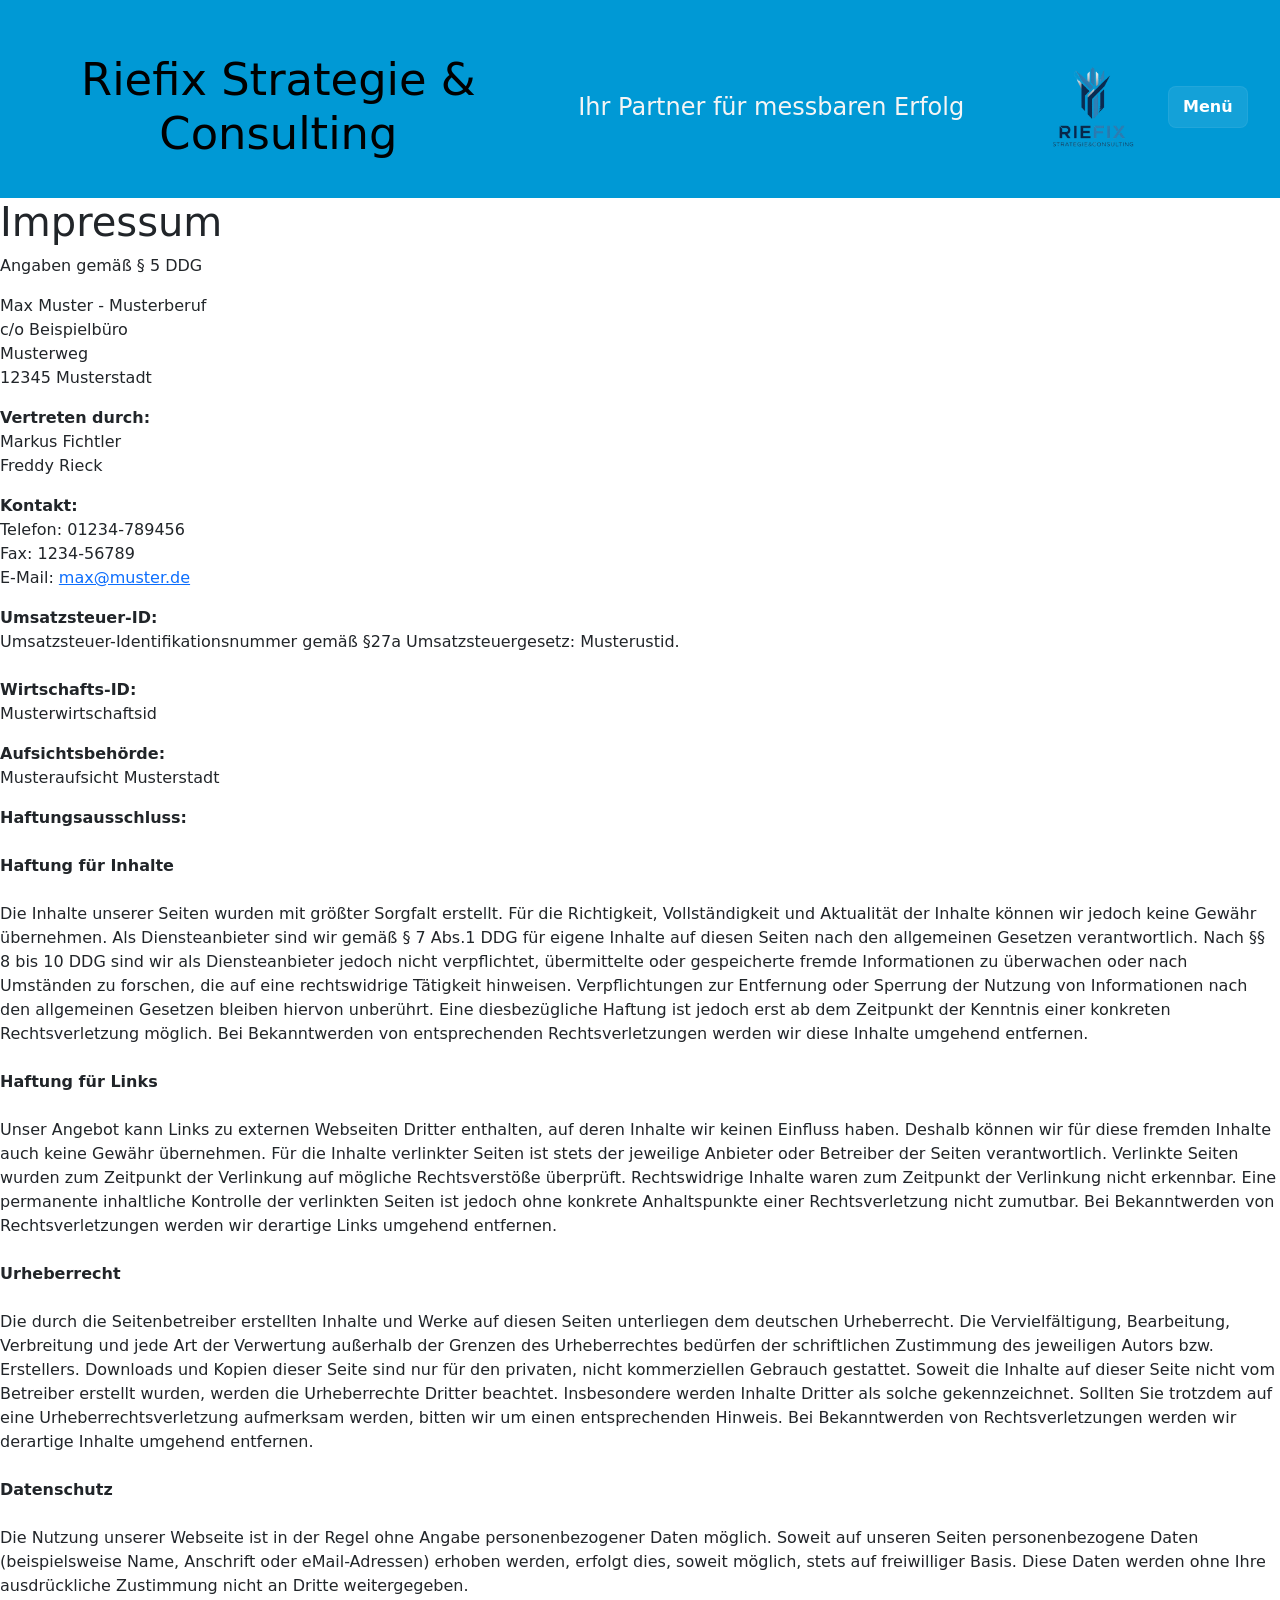
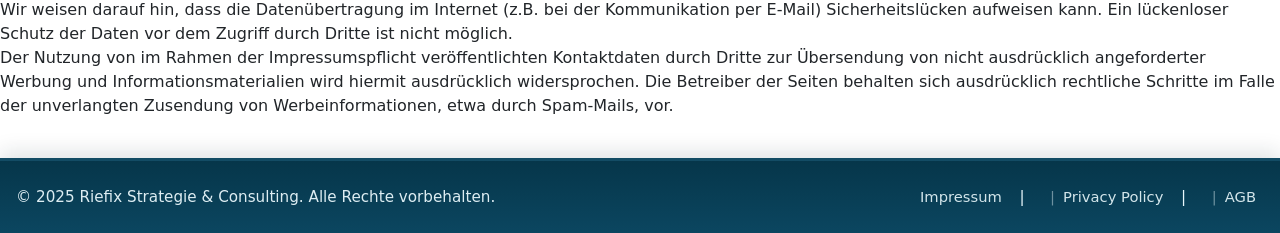
<file: impressum.html>
<html lang="de">
<head>
  <meta charset="UTF-8">
  <meta name="viewport" content="width=device-width, initial-scale=1.0">
  <title>Riefix Strategie &amp; Consulting</title>
  <meta name="description" content="Riefix Strategie &amp; Consulting – Beratung, Strategieentwicklung und digitale Lösungen für Unternehmen.">
  <link rel="icon" href="/Pictures/Firmenlogo.ico" type="image/x-icon">
  <!-- Optional: Google Fonts -->
  <link href="https://fonts.googleapis.com/css?family=Roboto:400,700&amp;display=swap" rel="stylesheet">
  <!-- Optional: CSS Datei -->
  <link rel="stylesheet" href="styles.css">
  <!-- Optional: Bootstrap CSS -->
  <link href="https://cdn.jsdelivr.net/npm/bootstrap@5.3.7/dist/css/bootstrap.min.css" rel="stylesheet" integrity="sha384-LN+7fdVzj6u52u30Kp6M/trliBMCMKTyK833zpbD+pXdCLuTusPj697FH4R/5mcr" crossorigin="anonymous">
</head>
<body>

    <header>
        <h1 id="firmenname">Riefix Strategie &amp; Consulting</h1>
        <h2 id="werbespruch">Ihr Partner für messbaren Erfolg</h2>
        <img id="Firmenlogo" src="Firmenlogo.png" alt="Riefix Logo">
        <div class="dropdown-container">
          <nav class="dropdown">
            <button class="dropbtn">Menü</button>
            <div class="dropdown-content">
              <a href="index.html">Startseite</a>
              <a href="Leistungen.html">Leistungen</a>
              <a href="Kontakt.html">Kontakt</a>
            </div>
          </nav>
    </div>
    </header>

    <h1>Impressum</h1>
    <p>Angaben gemäß § 5 DDG</p>
    <p>
        Max Muster - Musterberuf
        <br> 
        c/o Beispielbüro
        <br> 
        Musterweg
        <br> 
        12345 Musterstadt
        <br> 
    </p>
    <p> 
        <strong>Vertreten durch: </strong>
        <br>
        Markus Fichtler
        <br>
        Freddy Rieck
        <br>
    </p>
    <p>
        <!--Kontakt-->
        <strong>Kontakt:</strong> <br>
        Telefon: 01234-789456<br>
        Fax: 1234-56789<br>
        E-Mail: <a href='mailto:max@muster.de'>max@muster.de</a>
        </br>
    </p>
    <p>
        <!--Umsatzsteuer-ID-->
        <strong>Umsatzsteuer-ID: </strong>
        <br>
        Umsatzsteuer-Identifikationsnummer gemäß §27a Umsatzsteuergesetz: Musterustid.
        <br>
        <br>
        <!--Wirtschafts-ID-->
        <strong>Wirtschafts-ID: </strong>
        <br>
        Musterwirtschaftsid
        <br>
    </p>
    <p>
        <!--Aufsichtsbehörde-->
        <strong>Aufsichtsbehörde:</strong>
        <br>
        Musteraufsicht Musterstadt
        <br>
    </p>
    <p>
        <!--Haftungsausschlüsse-->
        <strong>Haftungsausschluss: </strong>  
        <br>
        <br>
        <!--Haftung für Inhalte-->
        <strong>Haftung für Inhalte</strong>
        <br>
        <br>
        Die Inhalte unserer Seiten wurden mit größter Sorgfalt erstellt. Für die Richtigkeit, Vollständigkeit und Aktualität der Inhalte können wir jedoch keine Gewähr übernehmen. Als Diensteanbieter sind wir gemäß § 7 Abs.1 DDG für eigene Inhalte auf diesen Seiten nach den allgemeinen Gesetzen verantwortlich. Nach §§ 8 bis 10 DDG sind wir als Diensteanbieter jedoch nicht verpflichtet, übermittelte oder gespeicherte fremde Informationen zu überwachen oder nach Umständen zu forschen, die auf eine rechtswidrige Tätigkeit hinweisen. Verpflichtungen zur Entfernung oder Sperrung der Nutzung von Informationen nach den allgemeinen Gesetzen bleiben hiervon unberührt. Eine diesbezügliche Haftung ist jedoch erst ab dem Zeitpunkt der Kenntnis einer konkreten Rechtsverletzung möglich. Bei Bekanntwerden von entsprechenden Rechtsverletzungen werden wir diese Inhalte umgehend entfernen.
        <br>
        <br>
        <!--Haftung für Links-->
        <strong>Haftung für Links</strong>
        <br>
        <br>
        Unser Angebot kann Links zu externen Webseiten Dritter enthalten, auf deren Inhalte wir keinen Einfluss haben. Deshalb können wir für diese fremden Inhalte auch keine Gewähr übernehmen. Für die Inhalte verlinkter Seiten ist stets der jeweilige Anbieter oder Betreiber der Seiten verantwortlich. Verlinkte Seiten wurden zum Zeitpunkt der Verlinkung auf mögliche Rechtsverstöße überprüft. Rechtswidrige Inhalte waren zum Zeitpunkt der Verlinkung nicht erkennbar. Eine permanente inhaltliche Kontrolle der verlinkten Seiten ist jedoch ohne konkrete Anhaltspunkte einer Rechtsverletzung nicht zumutbar. Bei Bekanntwerden von Rechtsverletzungen werden wir derartige Links umgehend entfernen.
        <br>
        <br>
        <!--Urheberrecht-->
        <strong>Urheberrecht</strong>
        <br>
        <br>
        Die durch die Seitenbetreiber erstellten Inhalte und Werke auf diesen Seiten unterliegen dem deutschen Urheberrecht. Die Vervielfältigung, Bearbeitung, Verbreitung und jede Art der Verwertung außerhalb der Grenzen des Urheberrechtes bedürfen der schriftlichen Zustimmung des jeweiligen Autors bzw. Erstellers. Downloads und Kopien dieser Seite sind nur für den privaten, nicht kommerziellen Gebrauch gestattet. Soweit die Inhalte auf dieser Seite nicht vom Betreiber erstellt wurden, werden die Urheberrechte Dritter beachtet. Insbesondere werden Inhalte Dritter als solche gekennzeichnet. Sollten Sie trotzdem auf eine Urheberrechtsverletzung aufmerksam werden, bitten wir um einen entsprechenden Hinweis. Bei Bekanntwerden von Rechtsverletzungen werden wir derartige Inhalte umgehend entfernen.
        <br>
        <br>
        <!--Datenschutz-->
        <strong>Datenschutz</strong>
        <br>
        <br>
        Die Nutzung unserer Webseite ist in der Regel ohne Angabe personenbezogener Daten möglich. Soweit auf unseren Seiten personenbezogene Daten (beispielsweise Name, Anschrift oder eMail-Adressen) erhoben werden, erfolgt dies, soweit möglich, stets auf freiwilliger Basis. Diese Daten werden ohne Ihre ausdrückliche Zustimmung nicht an Dritte weitergegeben.
        <br>
        Wir weisen darauf hin, dass die Datenübertragung im Internet (z.B. bei der Kommunikation per E-Mail) Sicherheitslücken aufweisen kann. Ein lückenloser Schutz der Daten vor dem Zugriff durch Dritte ist nicht möglich.
        <br>
        Der Nutzung von im Rahmen der Impressumspflicht veröffentlichten Kontaktdaten durch Dritte zur Übersendung von nicht ausdrücklich angeforderter Werbung und Informationsmaterialien wird hiermit ausdrücklich widersprochen. Die Betreiber der Seiten behalten sich ausdrücklich rechtliche Schritte im Falle der unverlangten Zusendung von Werbeinformationen, etwa durch Spam-Mails, vor.
        <br>
        <br>
    </p>
        <!--<br><strong>Google Analytics</strong><br><br>
    Diese Website benutzt Google Analytics, einen Webanalysedienst der Google Inc. (''Google''). Google Analytics verwendet sog. ''Cookies'', Textdateien, die auf Ihrem Computer gespeichert werden und die eine Analyse der Benutzung der Website durch Sie ermöglicht. Die durch den Cookie erzeugten Informationen über Ihre Benutzung dieser Website (einschließlich Ihrer IP-Adresse) wird an einen Server von Google in den USA übertragen und dort gespeichert. Google wird diese Informationen benutzen, um Ihre Nutzung der Website auszuwerten, um Reports über die Websiteaktivitäten für die Websitebetreiber zusammenzustellen und um weitere mit der Websitenutzung und der Internetnutzung verbundene Dienstleistungen zu erbringen. Auch wird Google diese Informationen gegebenenfalls an Dritte übertragen, sofern dies gesetzlich vorgeschrieben oder soweit Dritte diese Daten im Auftrag von Google verarbeiten. Google wird in keinem Fall Ihre IP-Adresse mit anderen Daten der Google in Verbindung bringen. Sie können die Installation der Cookies durch eine entsprechende Einstellung Ihrer Browser Software verhindern; wir weisen Sie jedoch darauf hin, dass Sie in diesem Fall gegebenenfalls nicht sämtliche Funktionen dieser Website voll umfänglich nutzen können. Durch die Nutzung dieser Website erklären Sie sich mit der Bearbeitung der über Sie erhobenen Daten durch Google in der zuvor beschriebenen Art und Weise und zu dem zuvor benannten Zweck einverstanden.<br><br><strong>Google AdSense</strong><br><br>
    Diese Website benutzt Google Adsense, einen Webanzeigendienst der Google Inc., USA (''Google''). Google Adsense verwendet sog. ''Cookies'' (Textdateien), die auf Ihrem Computer gespeichert werden und die eine Analyse der Benutzung der Website durch Sie ermöglicht. Google Adsense verwendet auch sog. ''Web Beacons'' (kleine unsichtbare Grafiken) zur Sammlung von Informationen. Durch die Verwendung des Web Beacons können einfache Aktionen wie der Besucherverkehr auf der Webseite aufgezeichnet und gesammelt werden. Die durch den Cookie und/oder Web Beacon erzeugten Informationen über Ihre Benutzung dieser Website (einschließlich Ihrer IP-Adresse) werden an einen Server von Google in den USA übertragen und dort gespeichert. Google wird diese Informationen benutzen, um Ihre Nutzung der Website im Hinblick auf die Anzeigen auszuwerten, um Reports über die Websiteaktivitäten und Anzeigen für die Websitebetreiber zusammenzustellen und um weitere mit der Websitenutzung und der Internetnutzung verbundene Dienstleistungen zu erbringen. Auch wird Google diese Informationen gegebenenfalls an Dritte übertragen, sofern dies gesetzlich vorgeschrieben oder soweit Dritte diese Daten im Auftrag von Google verarbeiten. Google wird in keinem Fall Ihre IP-Adresse mit anderen Daten der Google in Verbindung bringen. Das Speichern von Cookies auf Ihrer Festplatte und die Anzeige von Web Beacons können Sie verhindern, indem Sie in Ihren Browser-Einstellungen ''keine Cookies akzeptieren'' wählen (Im MS Internet-Explorer unter ''Extras > Internetoptionen > Datenschutz > Einstellung''; im Firefox unter ''Extras > Einstellungen > Datenschutz > Cookies''); wir weisen Sie jedoch darauf hin, dass Sie in diesem Fall gegebenenfalls nicht sämtliche Funktionen dieser Website voll umfänglich nutzen können. Durch die Nutzung dieser Website erklären Sie sich mit der Bearbeitung der über Sie erhobenen Daten durch Google in der zuvor beschriebenen Art und Weise und zu dem zuvor benannten Zweck einverstanden.</p><br> -->
    
    <!--Impressum von <a href="https://impressum-generator.de" rel="dofollow">Impressum-Generator.de</a>. Powered by <a href="https://www.kanzlei-hasselbach.de/" rel="nofollow">Franziska Hasselbach, Bonn</a>.-->

 

  <footer class="footer">
    <p id="footer-text">© 2025 Riefix Strategie &amp; Consulting. Alle Rechte vorbehalten.</p>
    <div id="legal-links">
      <a href="Impressum.html" id="legal-links-text">Impressum</a> | <a href="Privacy_Policy.html" id="legal-links-text">Privacy Policy</a> | <a href="AGB.html" id="legal-links-text">AGB</a>
    </div>
  </footer>

  <script src="https://cdn.jsdelivr.net/npm/bootstrap@5.3.8/dist/js/bootstrap.bundle.min.js" integrity="sha384-FKyoEForCGlyvwx9Hj09JcYn3nv7wiPVlz7YYwJrWVcXK/BmnVDxM+D2scQbITxI" crossorigin="anonymous"></script>

</body>
</html>
</file>
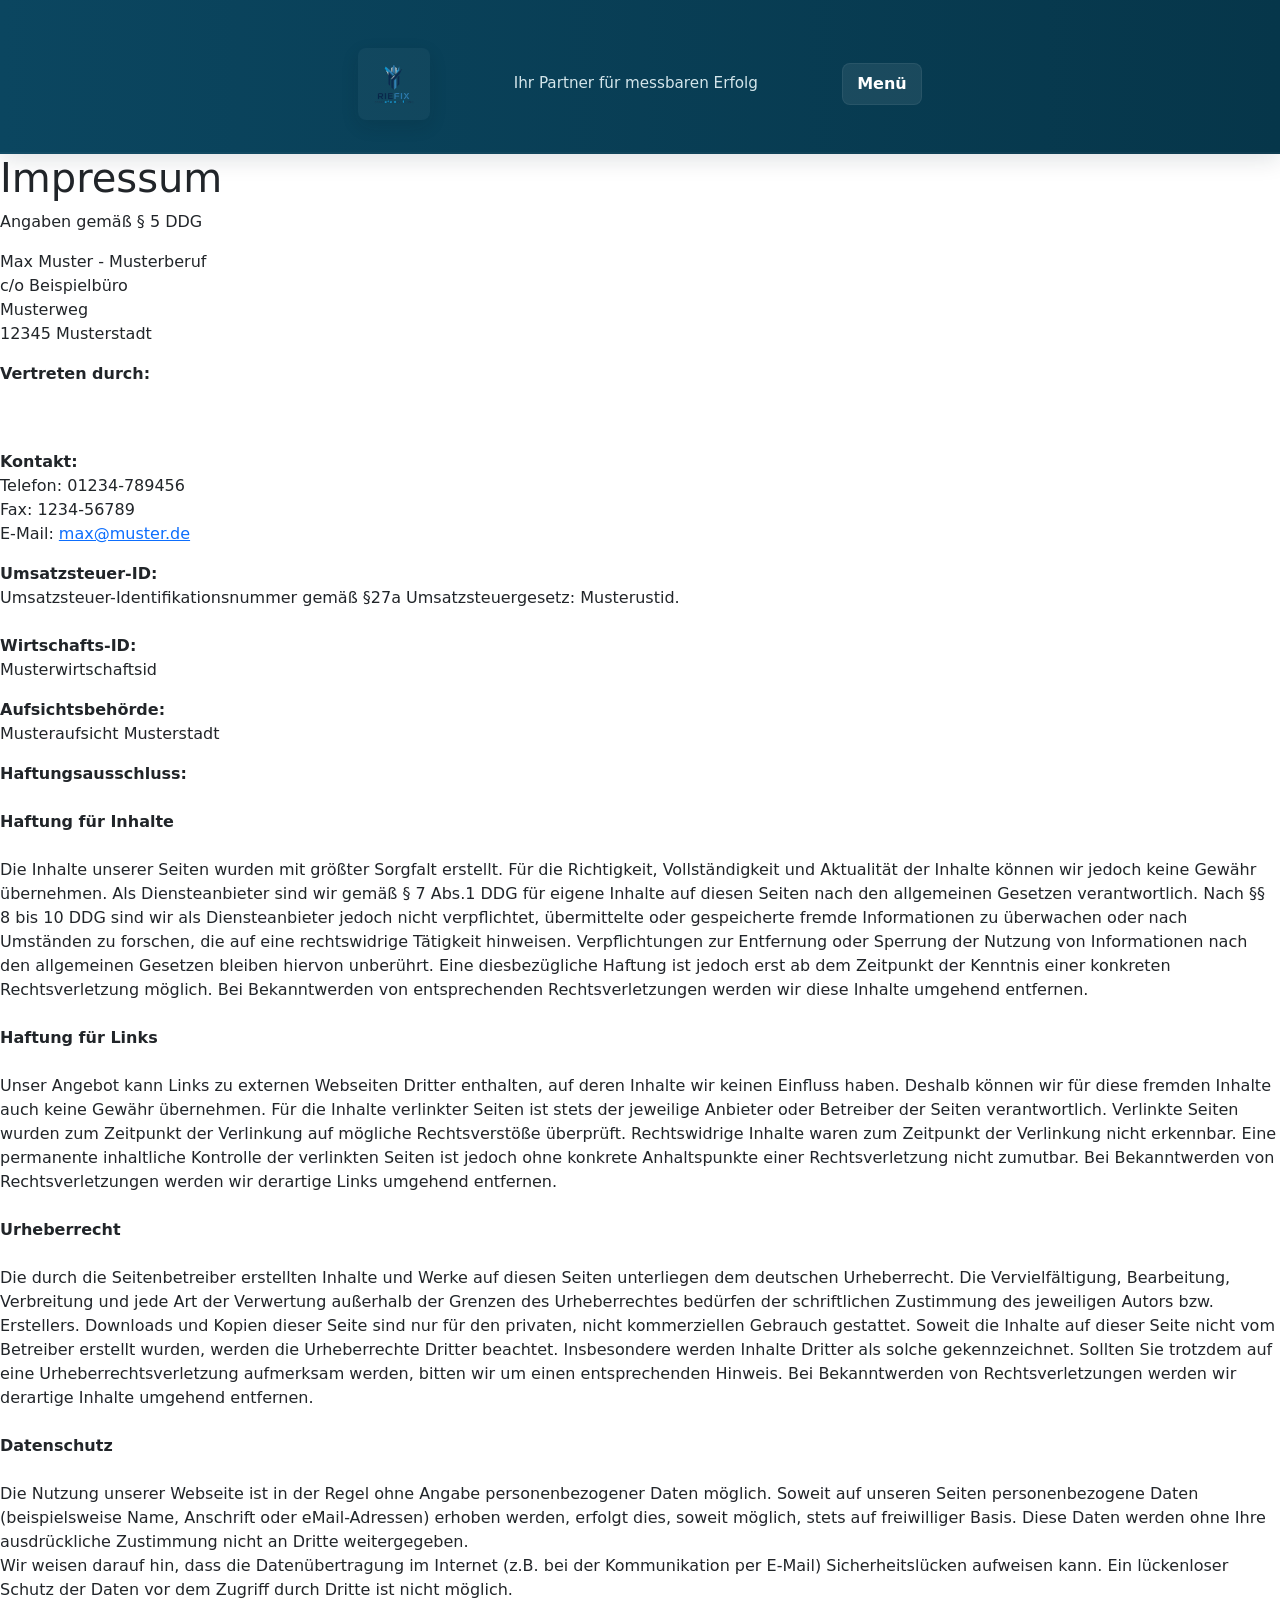
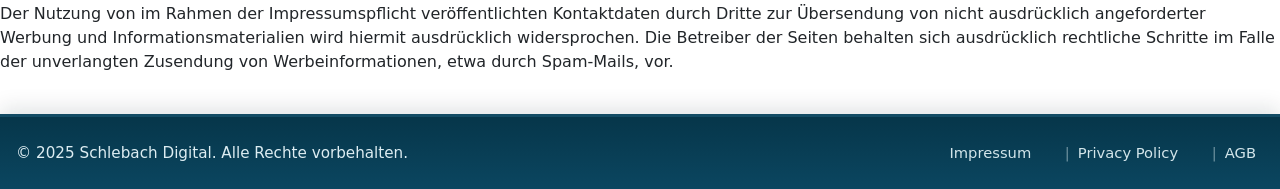
<file: Impressum.html>
<html lang="de">
<head>
  <meta charset="UTF-8">
  <meta name="viewport" content="width=device-width, initial-scale=1.0">
  <title>Riefix Strategie &amp; Consulting</title>
  <meta name="description" content="Riefix Strategie &amp; Consulting – Beratung, Strategieentwicklung und digitale Lösungen für Unternehmen.">
  <link rel="icon" href="/Pictures/Firmenlogo.ico" type="image/x-icon">
  <!-- Optional: Google Fonts -->
  <link href="https://fonts.googleapis.com/css?family=Roboto:400,700&amp;display=swap" rel="stylesheet">
  <!-- Optional: CSS Datei -->
  <link rel="stylesheet" href="styles.css">
  <!-- Optional: Bootstrap CSS -->
  <link href="https://cdn.jsdelivr.net/npm/bootstrap@5.3.7/dist/css/bootstrap.min.css" rel="stylesheet" integrity="sha384-LN+7fdVzj6u52u30Kp6M/trliBMCMKTyK833zpbD+pXdCLuTusPj697FH4R/5mcr" crossorigin="anonymous">
</head>
<body class="compact-mobile-header">

    <header class="site-header" role="banner">
      <div class="header-inner">
        <div class="logo-wrap">
          <img id="Firmenlogo" src="Firmenlogo.png" alt="Riefix Logo">
        </div>

        <div class="brand" role="heading" aria-level="1">
          <h1 id="firmenname">Riefix Strategie &amp; Consulting</h1>
          <p id="werbespruch">Ihr Partner für messbaren Erfolg</p>
        </div>

        <div class="nav" role="navigation" aria-label="Hauptnavigation">
          <div class="dropdown">
            <button class="dropbtn" aria-haspopup="true" aria-expanded="false">Menü</button>
            <div class="dropdown-content" role="menu" aria-hidden="true">
              <a role="menuitem" href="index.html">Startseite</a>
              <a role="menuitem" href="Leistungen.html">Leistungen</a>
              <a role="menuitem" href="Kontakt.html">Kontakt</a>
            </div>
          </div>
        </div>
      </div>
    </header>

    <h1>Impressum</h1>
    <p>Angaben gemäß § 5 DDG</p>
    <p>
        Max Muster - Musterberuf
        <br> 
        c/o Beispielbüro
        <br> 
        Musterweg
        <br> 
        12345 Musterstadt
        <br> 
    </p>
    <p> 
        <strong>Vertreten durch: </strong>
        <br>
        <!--Markus Fichtler-->
        <br>
        <!--Freddy Rieck-->
        <br>
    </p>
    <p>
        <!--Kontakt-->
        <strong>Kontakt:</strong> <br>
        Telefon: 01234-789456<br>
        Fax: 1234-56789<br>
        E-Mail: <a href='mailto:max@muster.de'>max@muster.de</a>
        </br>
    </p>
    <p>
        <!--Umsatzsteuer-ID-->
        <strong>Umsatzsteuer-ID: </strong>
        <br>
        Umsatzsteuer-Identifikationsnummer gemäß §27a Umsatzsteuergesetz: Musterustid.
        <br>
        <br>
        <!--Wirtschafts-ID-->
        <strong>Wirtschafts-ID: </strong>
        <br>
        Musterwirtschaftsid
        <br>
    </p>
    <p>
        <!--Aufsichtsbehörde-->
        <strong>Aufsichtsbehörde:</strong>
        <br>
        Musteraufsicht Musterstadt
        <br>
    </p>
    <p>
        <!--Haftungsausschlüsse-->
        <strong>Haftungsausschluss: </strong>  
        <br>
        <br>
        <!--Haftung für Inhalte-->
        <strong>Haftung für Inhalte</strong>
        <br>
        <br>
        Die Inhalte unserer Seiten wurden mit größter Sorgfalt erstellt. Für die Richtigkeit, Vollständigkeit und Aktualität der Inhalte können wir jedoch keine Gewähr übernehmen. Als Diensteanbieter sind wir gemäß § 7 Abs.1 DDG für eigene Inhalte auf diesen Seiten nach den allgemeinen Gesetzen verantwortlich. Nach §§ 8 bis 10 DDG sind wir als Diensteanbieter jedoch nicht verpflichtet, übermittelte oder gespeicherte fremde Informationen zu überwachen oder nach Umständen zu forschen, die auf eine rechtswidrige Tätigkeit hinweisen. Verpflichtungen zur Entfernung oder Sperrung der Nutzung von Informationen nach den allgemeinen Gesetzen bleiben hiervon unberührt. Eine diesbezügliche Haftung ist jedoch erst ab dem Zeitpunkt der Kenntnis einer konkreten Rechtsverletzung möglich. Bei Bekanntwerden von entsprechenden Rechtsverletzungen werden wir diese Inhalte umgehend entfernen.
        <br>
        <br>
        <!--Haftung für Links-->
        <strong>Haftung für Links</strong>
        <br>
        <br>
        Unser Angebot kann Links zu externen Webseiten Dritter enthalten, auf deren Inhalte wir keinen Einfluss haben. Deshalb können wir für diese fremden Inhalte auch keine Gewähr übernehmen. Für die Inhalte verlinkter Seiten ist stets der jeweilige Anbieter oder Betreiber der Seiten verantwortlich. Verlinkte Seiten wurden zum Zeitpunkt der Verlinkung auf mögliche Rechtsverstöße überprüft. Rechtswidrige Inhalte waren zum Zeitpunkt der Verlinkung nicht erkennbar. Eine permanente inhaltliche Kontrolle der verlinkten Seiten ist jedoch ohne konkrete Anhaltspunkte einer Rechtsverletzung nicht zumutbar. Bei Bekanntwerden von Rechtsverletzungen werden wir derartige Links umgehend entfernen.
        <br>
        <br>
        <!--Urheberrecht-->
        <strong>Urheberrecht</strong>
        <br>
        <br>
        Die durch die Seitenbetreiber erstellten Inhalte und Werke auf diesen Seiten unterliegen dem deutschen Urheberrecht. Die Vervielfältigung, Bearbeitung, Verbreitung und jede Art der Verwertung außerhalb der Grenzen des Urheberrechtes bedürfen der schriftlichen Zustimmung des jeweiligen Autors bzw. Erstellers. Downloads und Kopien dieser Seite sind nur für den privaten, nicht kommerziellen Gebrauch gestattet. Soweit die Inhalte auf dieser Seite nicht vom Betreiber erstellt wurden, werden die Urheberrechte Dritter beachtet. Insbesondere werden Inhalte Dritter als solche gekennzeichnet. Sollten Sie trotzdem auf eine Urheberrechtsverletzung aufmerksam werden, bitten wir um einen entsprechenden Hinweis. Bei Bekanntwerden von Rechtsverletzungen werden wir derartige Inhalte umgehend entfernen.
        <br>
        <br>
        <!--Datenschutz-->
        <strong>Datenschutz</strong>
        <br>
        <br>
        Die Nutzung unserer Webseite ist in der Regel ohne Angabe personenbezogener Daten möglich. Soweit auf unseren Seiten personenbezogene Daten (beispielsweise Name, Anschrift oder eMail-Adressen) erhoben werden, erfolgt dies, soweit möglich, stets auf freiwilliger Basis. Diese Daten werden ohne Ihre ausdrückliche Zustimmung nicht an Dritte weitergegeben.
        <br>
        Wir weisen darauf hin, dass die Datenübertragung im Internet (z.B. bei der Kommunikation per E-Mail) Sicherheitslücken aufweisen kann. Ein lückenloser Schutz der Daten vor dem Zugriff durch Dritte ist nicht möglich.
        <br>
        Der Nutzung von im Rahmen der Impressumspflicht veröffentlichten Kontaktdaten durch Dritte zur Übersendung von nicht ausdrücklich angeforderter Werbung und Informationsmaterialien wird hiermit ausdrücklich widersprochen. Die Betreiber der Seiten behalten sich ausdrücklich rechtliche Schritte im Falle der unverlangten Zusendung von Werbeinformationen, etwa durch Spam-Mails, vor.
        <br>
        <br>
    </p>
        <!--<br><strong>Google Analytics</strong><br><br>
    Diese Website benutzt Google Analytics, einen Webanalysedienst der Google Inc. (''Google''). Google Analytics verwendet sog. ''Cookies'', Textdateien, die auf Ihrem Computer gespeichert werden und die eine Analyse der Benutzung der Website durch Sie ermöglicht. Die durch den Cookie erzeugten Informationen über Ihre Benutzung dieser Website (einschließlich Ihrer IP-Adresse) wird an einen Server von Google in den USA übertragen und dort gespeichert. Google wird diese Informationen benutzen, um Ihre Nutzung der Website auszuwerten, um Reports über die Websiteaktivitäten für die Websitebetreiber zusammenzustellen und um weitere mit der Websitenutzung und der Internetnutzung verbundene Dienstleistungen zu erbringen. Auch wird Google diese Informationen gegebenenfalls an Dritte übertragen, sofern dies gesetzlich vorgeschrieben oder soweit Dritte diese Daten im Auftrag von Google verarbeiten. Google wird in keinem Fall Ihre IP-Adresse mit anderen Daten der Google in Verbindung bringen. Sie können die Installation der Cookies durch eine entsprechende Einstellung Ihrer Browser Software verhindern; wir weisen Sie jedoch darauf hin, dass Sie in diesem Fall gegebenenfalls nicht sämtliche Funktionen dieser Website voll umfänglich nutzen können. Durch die Nutzung dieser Website erklären Sie sich mit der Bearbeitung der über Sie erhobenen Daten durch Google in der zuvor beschriebenen Art und Weise und zu dem zuvor benannten Zweck einverstanden.<br><br><strong>Google AdSense</strong><br><br>
    Diese Website benutzt Google Adsense, einen Webanzeigendienst der Google Inc., USA (''Google''). Google Adsense verwendet sog. ''Cookies'' (Textdateien), die auf Ihrem Computer gespeichert werden und die eine Analyse der Benutzung der Website durch Sie ermöglicht. Google Adsense verwendet auch sog. ''Web Beacons'' (kleine unsichtbare Grafiken) zur Sammlung von Informationen. Durch die Verwendung des Web Beacons können einfache Aktionen wie der Besucherverkehr auf der Webseite aufgezeichnet und gesammelt werden. Die durch den Cookie und/oder Web Beacon erzeugten Informationen über Ihre Benutzung dieser Website (einschließlich Ihrer IP-Adresse) werden an einen Server von Google in den USA übertragen und dort gespeichert. Google wird diese Informationen benutzen, um Ihre Nutzung der Website im Hinblick auf die Anzeigen auszuwerten, um Reports über die Websiteaktivitäten und Anzeigen für die Websitebetreiber zusammenzustellen und um weitere mit der Websitenutzung und der Internetnutzung verbundene Dienstleistungen zu erbringen. Auch wird Google diese Informationen gegebenenfalls an Dritte übertragen, sofern dies gesetzlich vorgeschrieben oder soweit Dritte diese Daten im Auftrag von Google verarbeiten. Google wird in keinem Fall Ihre IP-Adresse mit anderen Daten der Google in Verbindung bringen. Das Speichern von Cookies auf Ihrer Festplatte und die Anzeige von Web Beacons können Sie verhindern, indem Sie in Ihren Browser-Einstellungen ''keine Cookies akzeptieren'' wählen (Im MS Internet-Explorer unter ''Extras > Internetoptionen > Datenschutz > Einstellung''; im Firefox unter ''Extras > Einstellungen > Datenschutz > Cookies''); wir weisen Sie jedoch darauf hin, dass Sie in diesem Fall gegebenenfalls nicht sämtliche Funktionen dieser Website voll umfänglich nutzen können. Durch die Nutzung dieser Website erklären Sie sich mit der Bearbeitung der über Sie erhobenen Daten durch Google in der zuvor beschriebenen Art und Weise und zu dem zuvor benannten Zweck einverstanden.</p><br> -->
    
    <!--Impressum von <a href="https://impressum-generator.de" rel="dofollow">Impressum-Generator.de</a>. Powered by <a href="https://www.kanzlei-hasselbach.de/" rel="nofollow">Franziska Hasselbach, Bonn</a>.-->

 

  <footer class="footer">
    <p id="footer-text">© 2025 <!--Riefix Strategie &amp; Consulting-->Schlebach Digital. Alle Rechte vorbehalten.</p>
    <div id="legal-links">
      <a href="Impressum.html" id="legal-links-text">Impressum</a><!-- | --><a href="Privacy_Policy.html" id="legal-links-text">Privacy Policy</a><!-- | --><a href="AGB.html" id="legal-links-text">AGB</a>
    </div>
  </footer>

  <script src="https://cdn.jsdelivr.net/npm/bootstrap@5.3.8/dist/js/bootstrap.bundle.min.js" integrity="sha384-FKyoEForCGlyvwx9Hj09JcYn3nv7wiPVlz7YYwJrWVcXK/BmnVDxM+D2scQbITxI" crossorigin="anonymous"></script>

</body>
</html>
</file>
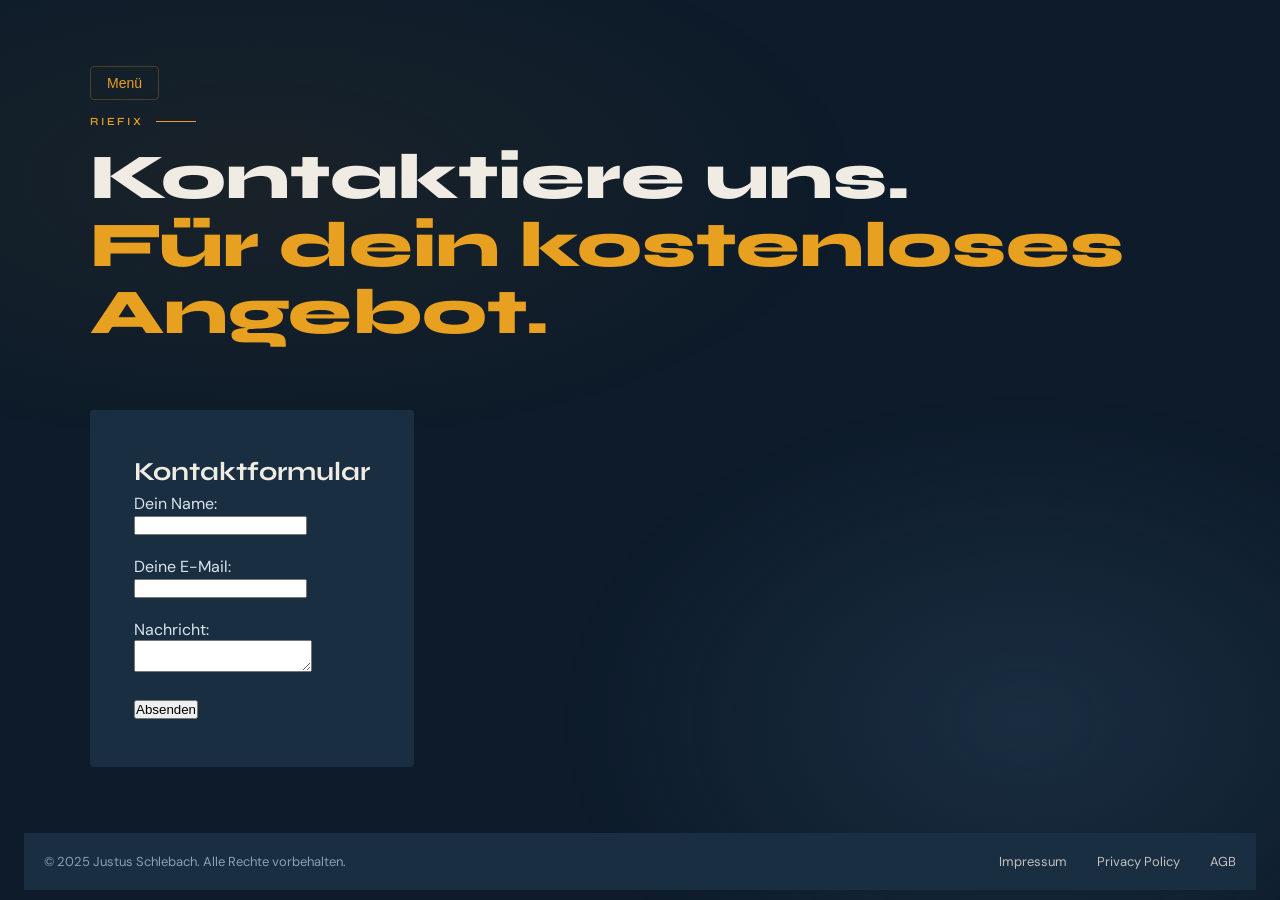
<file: Kontakt.html>
<!DOCTYPE html>
<html lang="de">
<head>
  <meta charset="UTF-8" />
  <meta name="viewport" content="width=device-width, initial-scale=1.0"/>
  <title>Unser Team</title>
  <link href="https://fonts.googleapis.com/css2?family=Syne:wght@400;600;700;800&family=DM+Sans:ital,wght@0,300;0,400;0,500;1,300&display=swap" rel="stylesheet"/>
  <style>
    *, *::before, *::after { box-sizing: border-box; margin: 0; padding: 0; }

    :root {
      --navy: #0d1b2a;
      --navy-mid: #1a2e42;
      --steel: #2c4a63;
      --accent: #e8a020;
      --accent-light: #f5c060;
      --off-white: #f0ece4;
      --muted: #8da0b3;
      --text: #d8e4ee;
    }

    .dropdown {
      position: relative;
      display: inline-block;
    }

        .dropdown-content {
      display: none;
      position: absolute;
      top: 100%;
      left: 0;
      min-width: 180px;
      background: #1a2e42;
      padding: 12px 0;
      box-shadow: 0 10px 30px rgba(0,0,0,0.2);
      border-radius: 6px;
      z-index: 10;
    }
    .dropdown-content a {
      display: block;
      padding: 10px 20px;
      color: #d8e4ee;
      text-decoration: none;
    }
    .dropdown-content a:hover {
      background: rgba(232,160,32,0.1);
    }

        .dropdown:hover .dropdown-content,
    .dropdown:focus-within .dropdown-content {
      display: block;
    }

    .dropbtn {
      background: none;
      border: 1px solid rgba(232,160,32,0.25);
      color: var(--accent);
      padding: 8px 16px;
      font-size: 14px;
      cursor: pointer;
      border-radius: 4px;
      margin-bottom: 15px;
    }

    body {
      background-color: var(--navy);
      font-family: 'DM Sans', sans-serif;
      color: var(--text);
      min-height: 100vh;
      display: flex;
      flex-direction: column;
      align-items: center;
      padding: 60px 24px;
      overflow-x: hidden;
    }

    /* Background texture */
    body::before {
      content: '';
      position: fixed;
      inset: 0;
      background:
        radial-gradient(ellipse 80% 50% at 20% 20%, rgba(232,160,32,0.06) 0%, transparent 60%),
        radial-gradient(ellipse 60% 60% at 80% 80%, rgba(44,74,99,0.4) 0%, transparent 60%);
      pointer-events: none;
      z-index: 0;
    }

    .section {
      position: relative;
      z-index: 1;
      max-width: 1100px;
      width: 100%;
      flex: 1;
      display: flex;
      flex-direction: column;
      justify-content: center;
    }

    /* Header */
    .section-header {
      margin-bottom: 64px;
    }

    .section-label {
      font-family: 'Syne', sans-serif;
      font-size: 11px;
      font-weight: 600;
      letter-spacing: 0.25em;
      text-transform: uppercase;
      color: var(--accent);
      margin-bottom: 16px;
      display: flex;
      align-items: center;
      gap: 12px;
    }

    .section-label::after {
      content: '';
      display: block;
      width: 40px;
      height: 1px;
      background: var(--accent);
    }

    .section-title {
      font-family: 'Syne', sans-serif;
      font-size: clamp(36px, 6vw, 64px);
      font-weight: 800;
      color: var(--off-white);
      line-height: 1.05;
    }

    .section-title span {
      color: var(--accent);
    }

    /* Cards grid */
    .starter-grid {
      display: grid;
      grid-template-columns: repeat(auto-fit, minmax(460px, 1fr));
      gap: 2px;
    }

    @media (max-width: 520px) {
      .starter-grid { grid-template-columns: 1fr; }
    }

    /* Card */
    .card {
      background: var(--navy-mid);
      padding: 48px 44px;
      width: fit-content;
      position: relative;
      overflow: hidden;
      transition: transform 0.3s ease;
      /*text-align: center;*/
    }

    .card:first-child {
      border-top-left-radius: 4px;
      border-bottom-left-radius: 4px;
    }
    .card:last-child {
      border-top-right-radius: 4px;
      border-bottom-right-radius: 4px;
    }

    .card::before {
      content: '';
      position: absolute;
      top: 0; left: 0;
      width: 3px;
      height: 0;
      background: var(--accent);
      transition: height 0.4s ease;
    }

    .card:hover::before { height: 100%; }
    .card:hover { transform: translateY(-4px); }

    /* Large background number */
    /*.card-number {
      position: absolute;
      top: -10px;
      right: 24px;
      font-family: 'Syne', sans-serif;
      font-size: 140px;
      font-weight: 800;
      color: rgba(255,255,255,0.03);
      line-height: 1;
      pointer-events: none;
      user-select: none;
    }*/

    /* Avatar circle */
    /*.avatar {
      width: 72px;
      height: 72px;
      border-radius: 50%;
      background: linear-gradient(135deg, var(--steel), var(--accent));
      display: flex;
      align-items: center;
      justify-content: center;
      font-family: 'Syne', sans-serif;
      font-size: 26px;
      font-weight: 700;
      color: var(--off-white);
      margin-bottom: 28px;
      flex-shrink: 0;
    }*/

    /* Name & role */
    .card-name {
      font-family: 'Syne', sans-serif;
      font-size: 26px;
      font-weight: 700;
      color: var(--off-white);
      margin-bottom: 6px;
      line-height: 1.1;
    }

    /*.card-role {
      font-size: 12px;
      font-weight: 500;
      letter-spacing: 0.18em;
      text-transform: uppercase;
      color: var(--accent);
      margin-bottom: 28px;
    }*/

    /* Divider */
    /*.divider {
      width: 32px;
      height: 2px;
      background: var(--steel);
      margin-bottom: 28px;
    }*/

    /* Bio */
    /*.card-bio {
      font-size: 15.5px;
      line-height: 1.75;
      color: var(--muted);
      font-weight: 300;
      margin-bottom: 36px;
    }

    .card-bio strong {
      color: var(--text);
      font-weight: 500;
    }*/

    .footer {
      margin-top: 60px;
      margin-bottom: -50px;
      padding: 20px;
      position: relative;
      font-size: 13px;
      color: var(--muted);
      display: flex;
      justify-content: space-between;
      align-items: center;
      gap: 20px;
      width: 100%;
      background-color: var(--navy-mid);
    }

    #legal-links {
      display: flex;
      gap: 30px;
    }

    #legal-links-text {
      color: #c0c0c0;
      text-decoration: none;
    }

    #legal-links-text:hover {
      color: var(--accent);
    }

    /* Animate on load */
    .card {
      opacity: 0;
      transform: translateY(30px);
      animation: fadeUp 0.7s ease forwards;
    }

    .card:nth-child(1) { animation-delay: 0.1s; }
    .card:nth-child(2) { animation-delay: 0.25s; }

    @keyframes fadeUp {
      to { opacity: 1; transform: translateY(0); }
    }
    </style>
</head>
<body>

<section class="section">

  <div class="section-header">
    <div class="nav" role="navigation" aria-label="Hauptnavigation">
      <div class="dropdown">
        <button class="dropbtn" aria-haspopup="true" aria-expanded="false">Menü</button>
        <div class="dropdown-content" role="menu" aria-hidden="true">
          <a role="menuitem" href="index.html">Startseite</a>
          <!--a role="menuitem" href="Leistungen.html">Leistungen</a-->
          <a role="menuitem" href="Kontakt.html">Kontakt</a>
          <a role="menuitem" href="Gruender.html">Gründer</a>
          <!--a role="menuitem" href="Impressum.html">Impressum</a>
          <a role="menuitem" href="Datenschutz.html">Datenschutz</a>
          <a role="menuitem" href="AGB.html">AGB</a-->
        </div>
      </div>
    </div>
    <div class="section-label">Riefix</div>
    <h2 class="section-title">Kontaktiere uns.<br><span>Für dein kostenloses Angebot.</span></h2>
  </div>

  <div class="starter-grid">
    <div class="card">
      <div class="card-name">Kontaktformular</div>
      <form action="senden.php" method="POST">
        
        <div class="name">
          
          <label for="name">Dein Name:</label><br>
          <input type="text" id="name" name="benutzername" required><br><br>
        
        </div>

        <div class="email">

          <label for="email">Deine E-Mail:</label><br>
          <input type="email" id="email" name="benutzermail" required><br><br>

        </div>

        <div class="anliegen">

          <label for="nachricht">Nachricht:</label><br>
          <textarea id="nachricht" name="nachricht_text" required></textarea><br><br>

        </div>

        <!--div  class="leistungen" style="display:none;">
          <span class="label-text">Gewünschte Leistung</span>
          <select class="input" name="leistung" id="leistung-select">
            <option value="" disabled selected>Bitte wählen...</option>
            <option value="seo">SEO-Optimierung</option>
            <option value="webdesign">Webdesign</option>
            <option value="beratung">Strategieberatung</option>
            <option value="digitalisierung">Digitalisierung</option>
          </select>
        </div-->

        <button type="submit">Absenden</button>
      </form>
    </div>
  </div>
</section>

<footer class="footer">
  <p id="footer-text">© 2025 <!--Riefix Strategie &amp; Consulting-->Justus Schlebach. Alle Rechte vorbehalten.</p>
  <div id="legal-links">
    <a href="Impressum.html" id="legal-links-text">Impressum</a><!-- | --><a href="Privacy_Policy.html" id="legal-links-text">Privacy Policy</a><!-- | --><a href="AGB.html" id="legal-links-text">AGB</a>
  </div>
</footer>
</file>
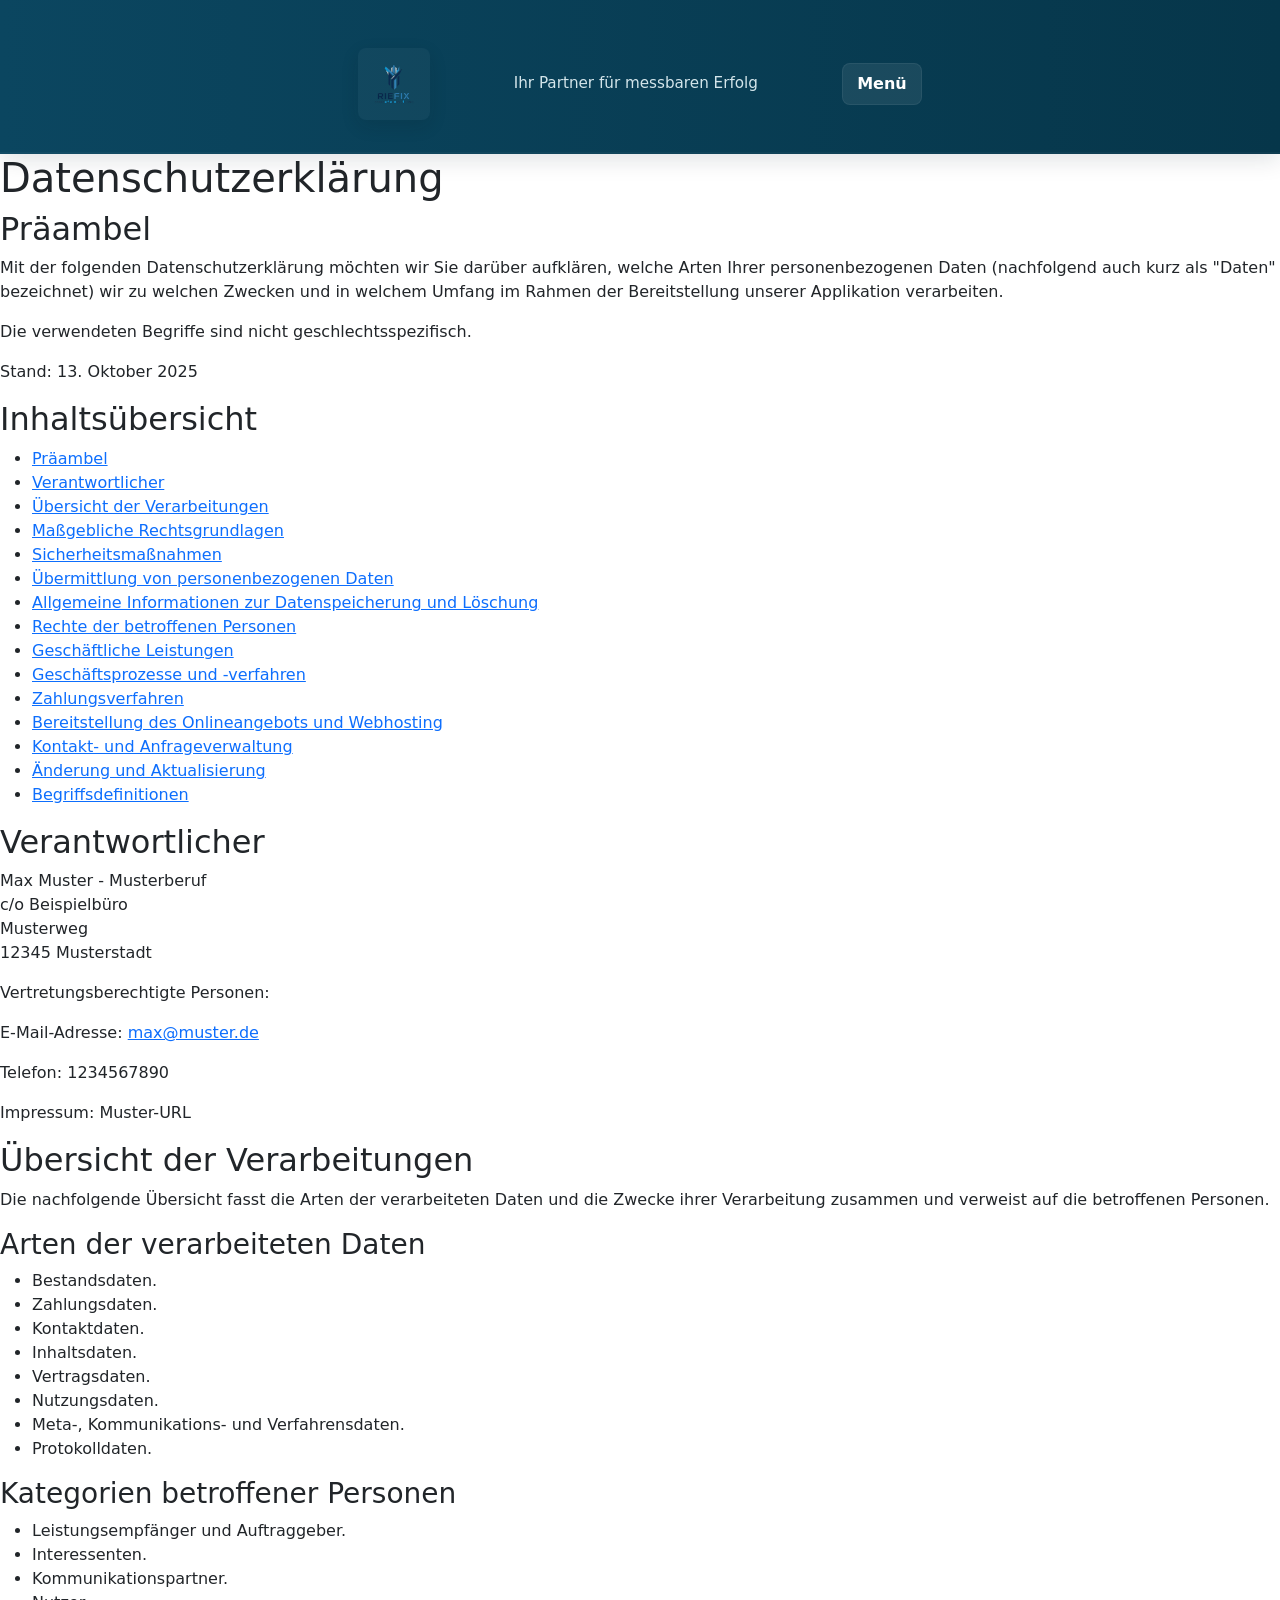
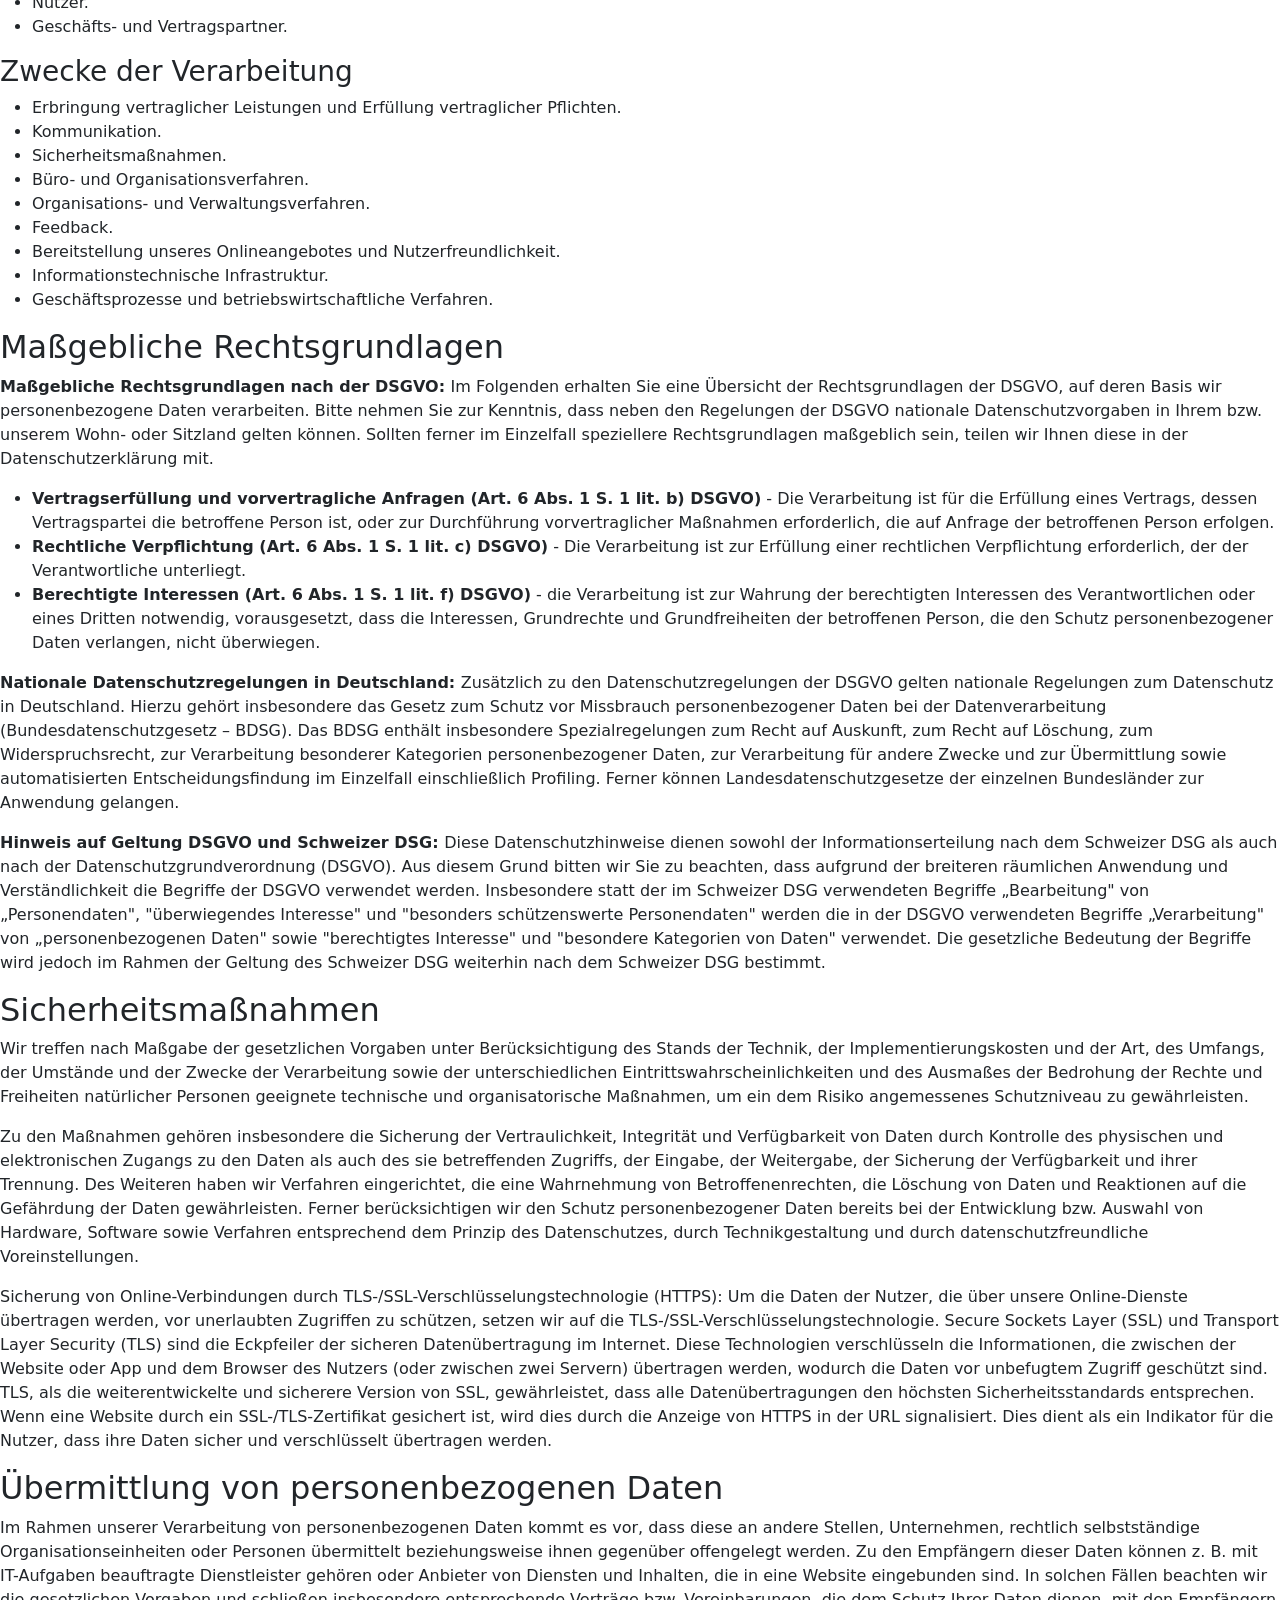
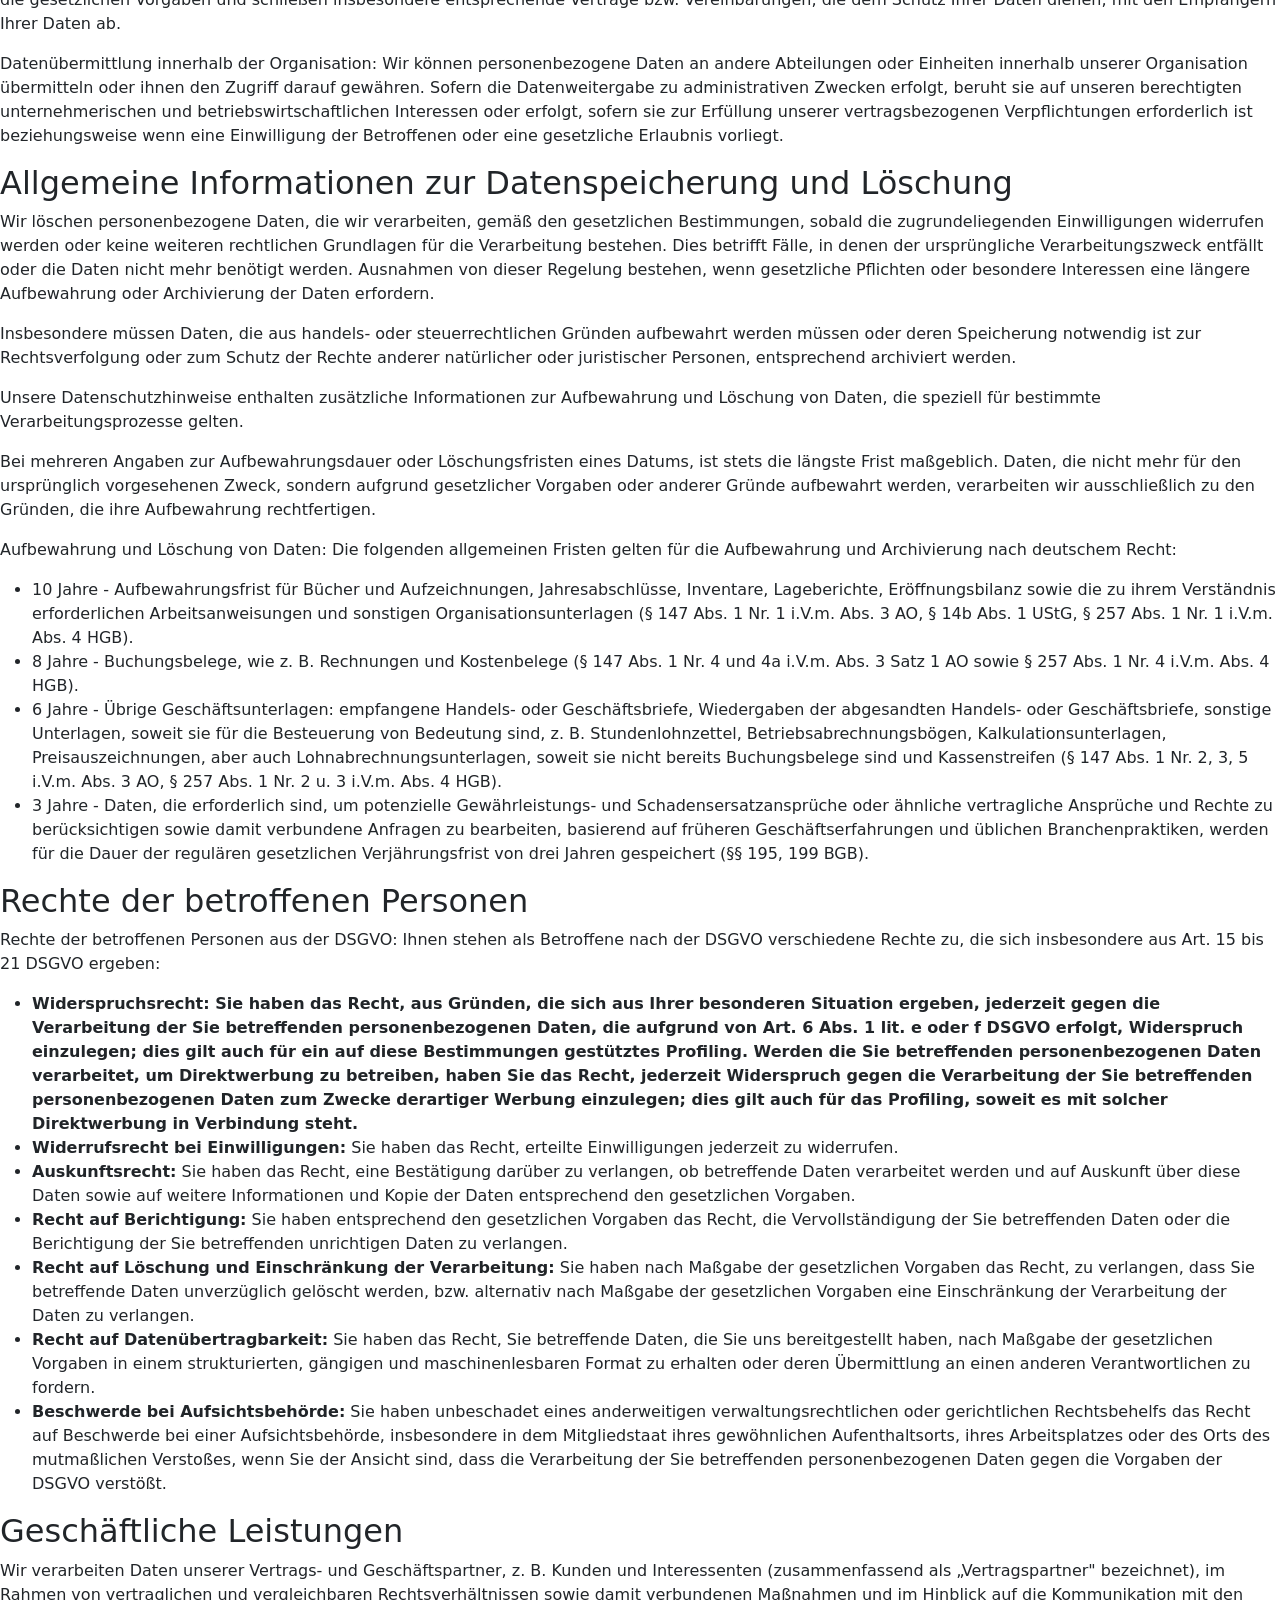
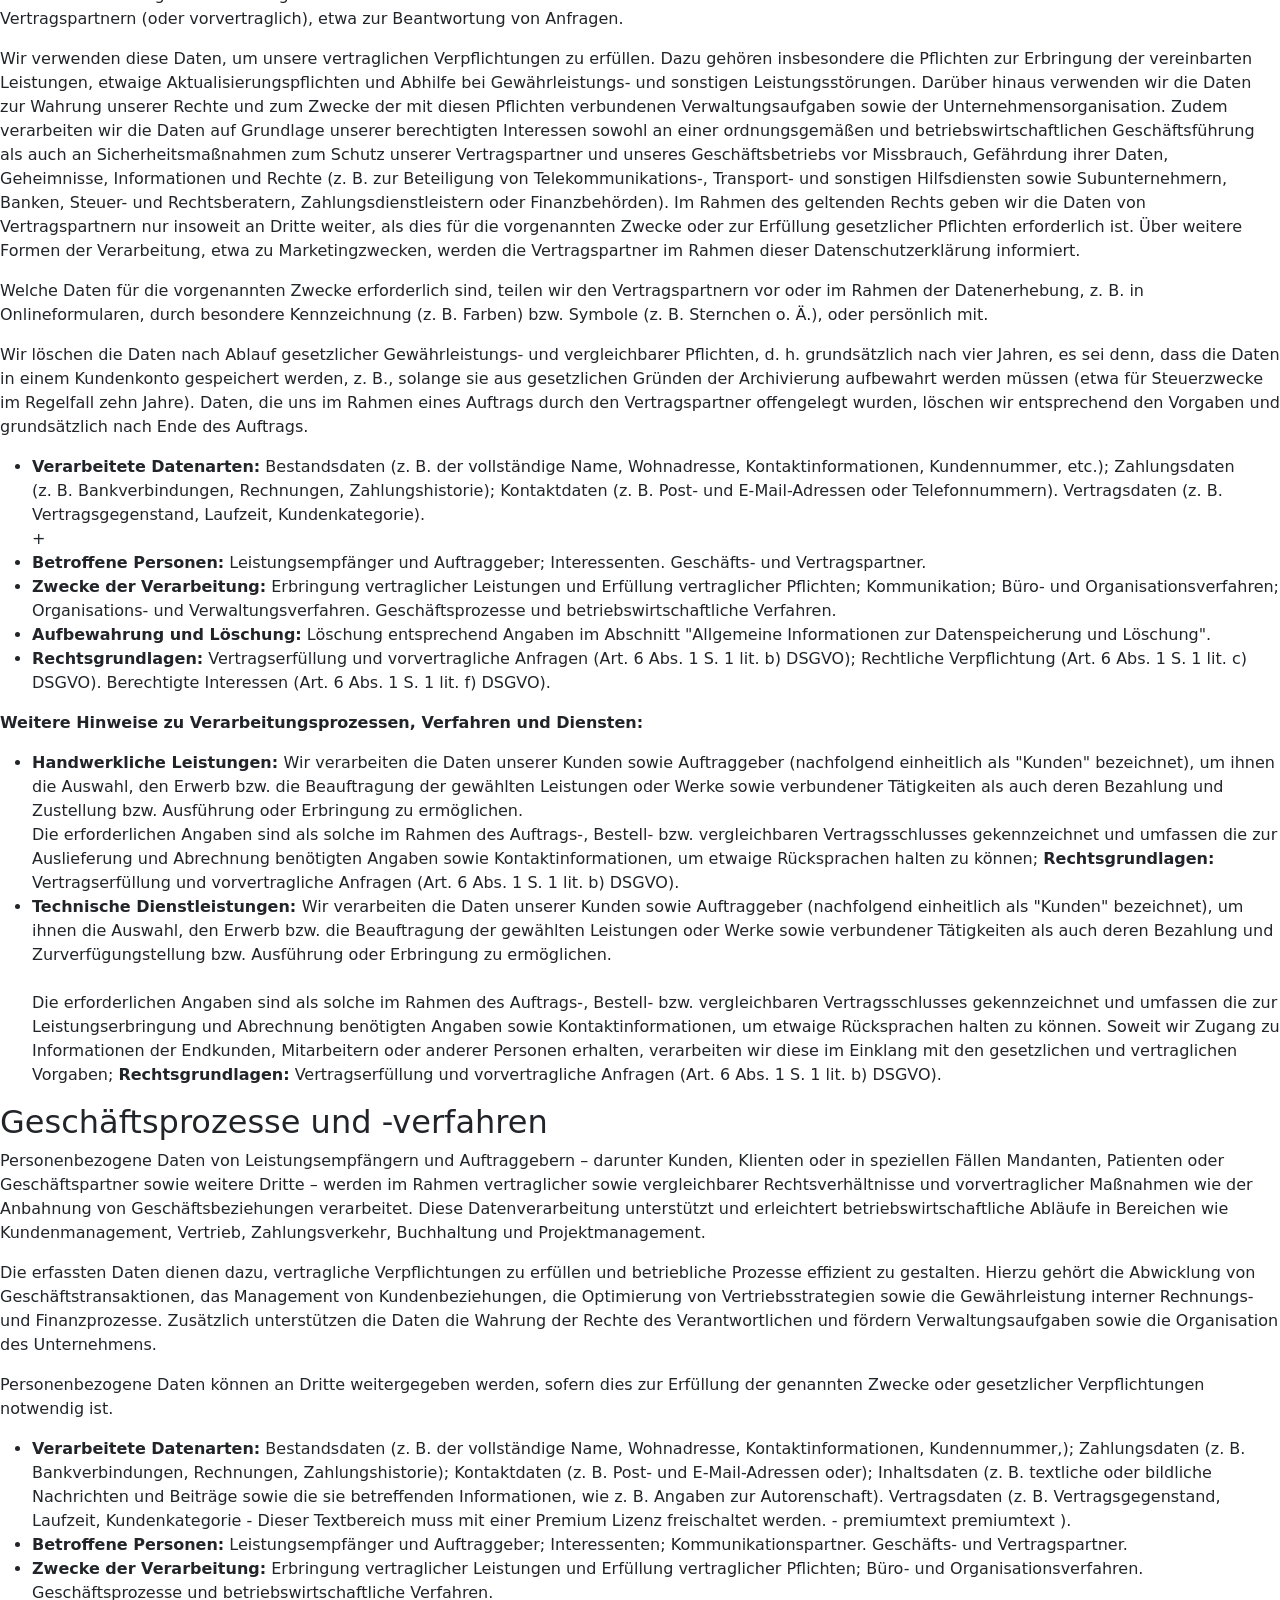
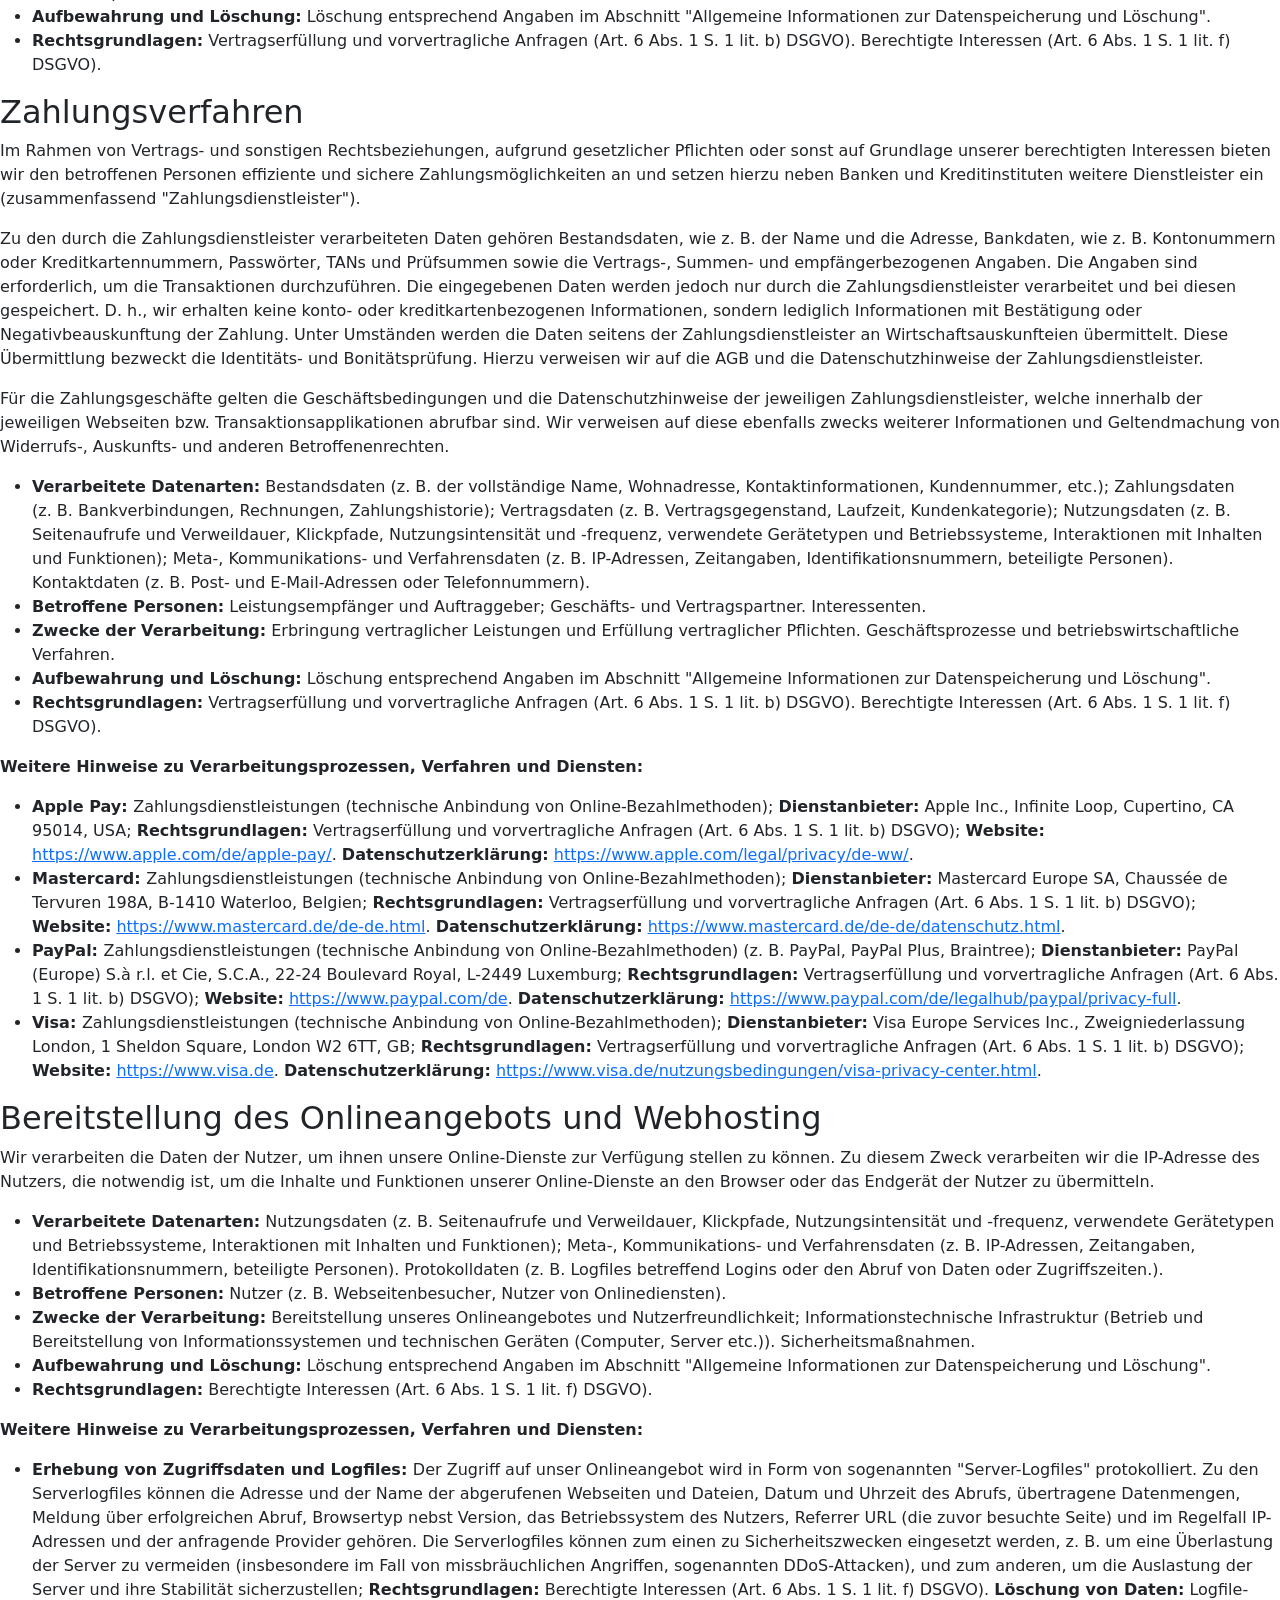
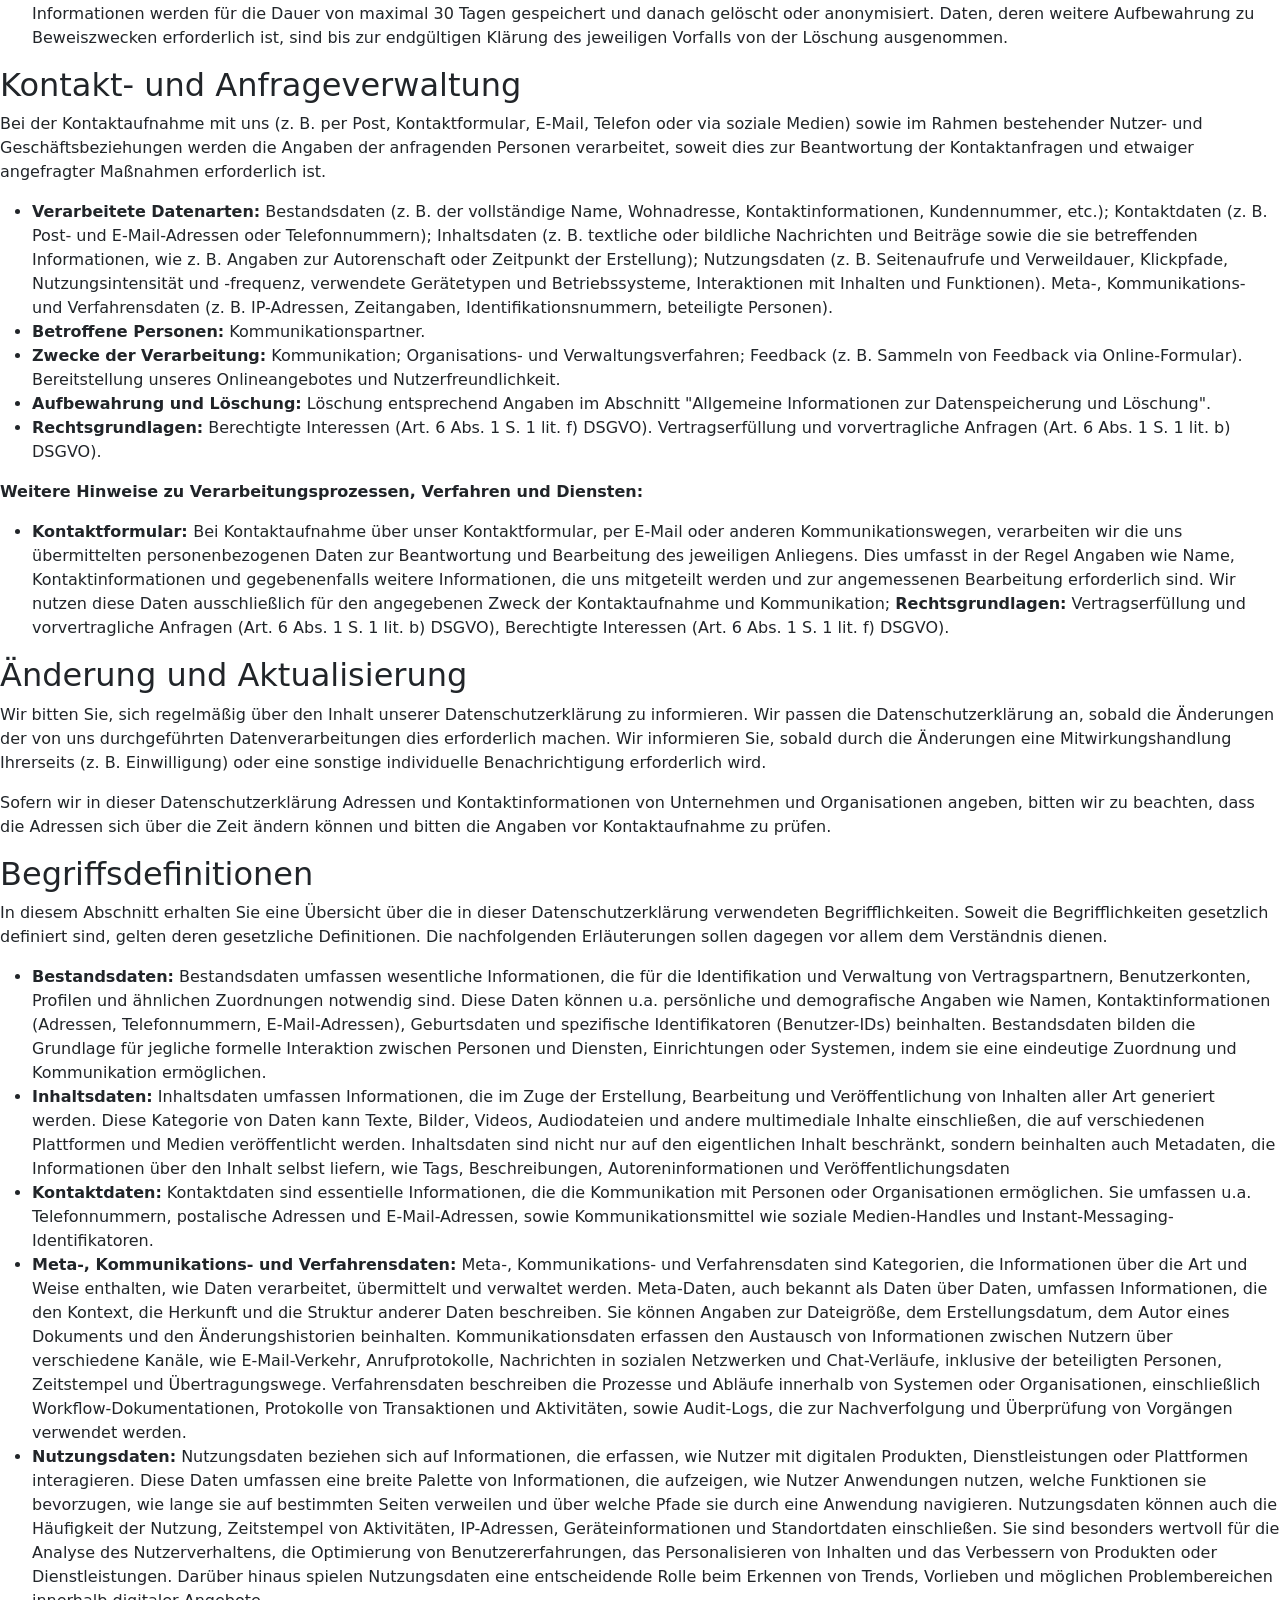
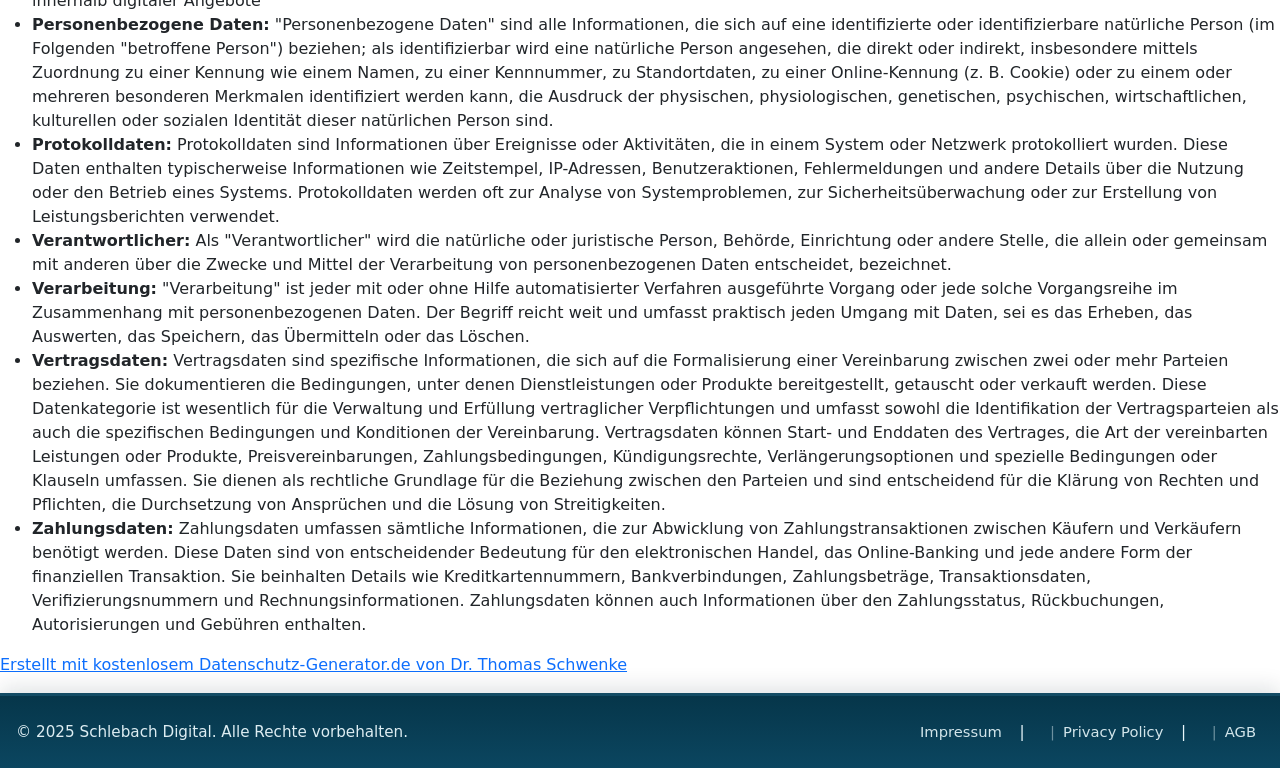
<file: Privacy_Policy.html>
<html lang="de">
<head>
  <meta charset="UTF-8">
  <meta name="viewport" content="width=device-width, initial-scale=1.0">
  <title>Riefix Strategie &amp; Consulting</title>
  <meta name="description" content="Riefix Strategie &amp; Consulting – Beratung, Strategieentwicklung und digitale Lösungen für Unternehmen.">
  <link rel="icon" href="/Pictures/Firmenlogo.ico" type="image/x-icon">
  <!-- Optional: Google Fonts -->
  <link href="https://fonts.googleapis.com/css?family=Roboto:400,700&amp;display=swap" rel="stylesheet">
  <!-- Optional: CSS Datei -->
  <link rel="stylesheet" href="styles.css">
  <!-- Optional: Bootstrap CSS -->
  <link href="https://cdn.jsdelivr.net/npm/bootstrap@5.3.7/dist/css/bootstrap.min.css" rel="stylesheet" integrity="sha384-LN+7fdVzj6u52u30Kp6M/trliBMCMKTyK833zpbD+pXdCLuTusPj697FH4R/5mcr" crossorigin="anonymous">
</head>
<body class="compact-mobile-header">
    <header class="site-header" role="banner">
  <div class="header-inner">
    <div class="logo-wrap">
      <img id="Firmenlogo" src="Firmenlogo.png" alt="Riefix Logo">
    </div>

    <div class="brand" role="heading" aria-level="1">
      <h1 id="firmenname">Riefix Strategie &amp; Consulting</h1>
      <p id="werbespruch">Ihr Partner für messbaren Erfolg</p>
    </div>

    <div class="nav" role="navigation" aria-label="Hauptnavigation">
      <div class="dropdown">
        <button class="dropbtn" aria-haspopup="true" aria-expanded="false">Menü</button>
        <div class="dropdown-content" role="menu" aria-hidden="true">
          <a role="menuitem" href="index.html">Startseite</a>
          <a role="menuitem" href="Leistungen.html">Leistungen</a>
          <a role="menuitem" href="Kontakt.html">Kontakt</a>
        </div>
      </div>
    </div>
  </div>
</header>

    <h1>Datenschutzerklärung</h1>
        <h2 id="m4158">Präambel</h2>
            <p>
                Mit der folgenden Datenschutzerklärung möchten wir Sie darüber aufklären, welche Arten Ihrer personenbezogenen Daten (nachfolgend auch kurz als "Daten" bezeichnet) wir zu welchen Zwecken und in welchem Umfang im Rahmen der Bereitstellung unserer Applikation verarbeiten.
            </p>
            <p>
                Die verwendeten Begriffe sind nicht geschlechtsspezifisch.
            </p>

            <p>
                Stand: 13. Oktober 2025
            </p>
        <h2>Inhaltsübersicht</h2> 
            <ul class="index">
                <li><a class="index-link" href="#m4158">Präambel</a></li>
                <li><a class="index-link" href="#m3">Verantwortlicher</a></li>
                <li><a class="index-link" href="#mOverview">Übersicht der Verarbeitungen</a></li>
                <li><a class="index-link" href="#m2427">Maßgebliche Rechtsgrundlagen</a></li>
                <li><a class="index-link" href="#m27">Sicherheitsmaßnahmen</a></li>
                <li><a class="index-link" href="#m25">Übermittlung von personenbezogenen Daten</a></li>
                <li><a class="index-link" href="#m12">Allgemeine Informationen zur Datenspeicherung und Löschung</a></li>
                <li><a class="index-link" href="#m10">Rechte der betroffenen Personen</a></li>
                <li><a class="index-link" href="#m317">Geschäftliche Leistungen</a></li>
                <li><a class="index-link" href="#m13">Geschäftsprozesse und -verfahren</a></li>
                <li><a class="index-link" href="#m326">Zahlungsverfahren</a></li>
                <li><a class="index-link" href="#m225">Bereitstellung des Onlineangebots und Webhosting</a></li>
                <li><a class="index-link" href="#m182">Kontakt- und Anfrageverwaltung</a></li>
                <li><a class="index-link" href="#m15">Änderung und Aktualisierung</a></li>
                <li><a class="index-link" href="#m42">Begriffsdefinitionen</a></li>
            </ul>
        <h2 id="m3">Verantwortlicher</h2>
            <p>
                Max Muster - Musterberuf
                <br>
                c/o Beispielbüro
                <br>
                Musterweg
                <br>
                12345 Musterstadt
            </p>
            <p>
                Vertretungsberechtigte Personen: <!--Markus Fichtler, Freddy Rieck-->
            </p>
            <p>
                E-Mail-Adresse: <a href="mailto:max@muster.de">max@muster.de</a>
            </p>
            <p>
                Telefon: 1234567890
            </p>
            <p>
                Impressum: Muster-URL
            </p>

        <h2 id="mOverview">Übersicht der Verarbeitungen</h2>
            <p>
                Die nachfolgende Übersicht fasst die Arten der verarbeiteten Daten und die Zwecke ihrer Verarbeitung zusammen und verweist auf die betroffenen Personen.
            </p>
        <h3>Arten der verarbeiteten Daten</h3>
            <ul>
                <li>Bestandsdaten.</li>
                <li>Zahlungsdaten.</li>
                <li>Kontaktdaten.</li>
                <li>Inhaltsdaten.</li>
                <li>Vertragsdaten.</li>
                <li>Nutzungsdaten.</li>
                <li>Meta-, Kommunikations- und Verfahrensdaten.</li>
                <li>Protokolldaten.</li>
            </ul>
        <h3>Kategorien betroffener Personen</h3>
            <ul>
                <li>Leistungsempfänger und Auftraggeber.</li>
                <li>Interessenten.</li>
                <li>Kommunikationspartner.</li>
                <li>Nutzer.</li>
                <li>Geschäfts- und Vertragspartner.</li>
            </ul>
        <h3>Zwecke der Verarbeitung</h3>
            <ul>
                <li>Erbringung vertraglicher Leistungen und Erfüllung vertraglicher Pflichten.</li>
                <li>Kommunikation.</li>
                <li>Sicherheitsmaßnahmen.</li>
                <li>Büro- und Organisationsverfahren.</li>
                <li>Organisations- und Verwaltungsverfahren.</li>
                <li>Feedback.</li>
                <li>Bereitstellung unseres Onlineangebotes und Nutzerfreundlichkeit.</li>
                <li>Informationstechnische Infrastruktur.</li>
                <li>Geschäftsprozesse und betriebswirtschaftliche Verfahren.</li>
            </ul>
        <h2 id="m2427">Maßgebliche Rechtsgrundlagen</h2>
            <p>
                <strong>Maßgebliche Rechtsgrundlagen nach der DSGVO: </strong>
                Im Folgenden erhalten Sie eine Übersicht der Rechtsgrundlagen der DSGVO, auf deren Basis wir personenbezogene Daten verarbeiten. Bitte nehmen Sie zur Kenntnis, dass neben den Regelungen der DSGVO nationale Datenschutzvorgaben in Ihrem bzw. unserem Wohn- oder Sitzland gelten können. Sollten ferner im Einzelfall speziellere Rechtsgrundlagen maßgeblich sein, teilen wir Ihnen diese in der Datenschutzerklärung mit.
            </p>
            <ul>
                <li><strong>Vertragserfüllung und vorvertragliche Anfragen (Art. 6 Abs. 1 S. 1 lit. b) DSGVO)</strong> - Die Verarbeitung ist für die Erfüllung eines Vertrags, dessen Vertragspartei die betroffene Person ist, oder zur Durchführung vorvertraglicher Maßnahmen erforderlich, die auf Anfrage der betroffenen Person erfolgen.</li>
                <li><strong>Rechtliche Verpflichtung (Art. 6 Abs. 1 S. 1 lit. c) DSGVO)</strong> - Die Verarbeitung ist zur Erfüllung einer rechtlichen Verpflichtung erforderlich, der der Verantwortliche unterliegt.</li>
                <li><strong>Berechtigte Interessen (Art. 6 Abs. 1 S. 1 lit. f) DSGVO)</strong> - die Verarbeitung ist zur Wahrung der berechtigten Interessen des Verantwortlichen oder eines Dritten notwendig, vorausgesetzt, dass die Interessen, Grundrechte und Grundfreiheiten der betroffenen Person, die den Schutz personenbezogener Daten verlangen, nicht überwiegen.</li>
            </ul>
            <p>
                <strong>Nationale Datenschutzregelungen in Deutschland: </strong>Zusätzlich zu den Datenschutzregelungen der DSGVO gelten nationale Regelungen zum Datenschutz in Deutschland. Hierzu gehört insbesondere das Gesetz zum Schutz vor Missbrauch personenbezogener Daten bei der Datenverarbeitung (Bundesdatenschutzgesetz – BDSG). Das BDSG enthält insbesondere Spezialregelungen zum Recht auf Auskunft, zum Recht auf Löschung, zum Widerspruchsrecht, zur Verarbeitung besonderer Kategorien personenbezogener Daten, zur Verarbeitung für andere Zwecke und zur Übermittlung sowie automatisierten Entscheidungsfindung im Einzelfall einschließlich Profiling. Ferner können Landesdatenschutzgesetze der einzelnen Bundesländer zur Anwendung gelangen.
            </p>
            <p>
                <strong>Hinweis auf Geltung DSGVO und Schweizer DSG: </strong>Diese Datenschutzhinweise dienen sowohl der Informationserteilung nach dem Schweizer DSG als auch nach der Datenschutzgrundverordnung (DSGVO). Aus diesem Grund bitten wir Sie zu beachten, dass aufgrund der breiteren räumlichen Anwendung und Verständlichkeit die Begriffe der DSGVO verwendet werden. Insbesondere statt der im Schweizer DSG verwendeten Begriffe „Bearbeitung" von „Personendaten", "überwiegendes Interesse" und "besonders schützenswerte Personendaten" werden die in der DSGVO verwendeten Begriffe „Verarbeitung" von „personenbezogenen Daten" sowie "berechtigtes Interesse" und "besondere Kategorien von Daten" verwendet. Die gesetzliche Bedeutung der Begriffe wird jedoch im Rahmen der Geltung des Schweizer DSG weiterhin nach dem Schweizer DSG bestimmt.
            </p>

        <h2 id="m27">Sicherheitsmaßnahmen</h2>
            <p>
                Wir treffen nach Maßgabe der gesetzlichen Vorgaben unter Berücksichtigung des Stands der Technik, der Implementierungskosten und der Art, des Umfangs, der Umstände und der Zwecke der Verarbeitung sowie der unterschiedlichen Eintrittswahrscheinlichkeiten und des Ausmaßes der Bedrohung der Rechte und Freiheiten natürlicher Personen geeignete technische und organisatorische Maßnahmen, um ein dem Risiko angemessenes Schutzniveau zu gewährleisten.
            </p>
            <p>
                Zu den Maßnahmen gehören insbesondere die Sicherung der Vertraulichkeit, Integrität und Verfügbarkeit von Daten durch Kontrolle des physischen und elektronischen Zugangs zu den Daten als auch des sie betreffenden Zugriffs, der Eingabe, der Weitergabe, der Sicherung der Verfügbarkeit und ihrer Trennung. Des Weiteren haben wir Verfahren eingerichtet, die eine Wahrnehmung von Betroffenenrechten, die Löschung von Daten und Reaktionen auf die Gefährdung der Daten gewährleisten. Ferner berücksichtigen wir den Schutz personenbezogener Daten bereits bei der Entwicklung bzw. Auswahl von Hardware, Software sowie Verfahren entsprechend dem Prinzip des Datenschutzes, durch Technikgestaltung und durch datenschutzfreundliche Voreinstellungen.
            </p>
            <p>
                Sicherung von Online-Verbindungen durch TLS-/SSL-Verschlüsselungstechnologie (HTTPS): Um die Daten der Nutzer, die über unsere Online-Dienste übertragen werden, vor unerlaubten Zugriffen zu schützen, setzen wir auf die TLS-/SSL-Verschlüsselungstechnologie. Secure Sockets Layer (SSL) und Transport Layer Security (TLS) sind die Eckpfeiler der sicheren Datenübertragung im Internet. Diese Technologien verschlüsseln die Informationen, die zwischen der Website oder App und dem Browser des Nutzers (oder zwischen zwei Servern) übertragen werden, wodurch die Daten vor unbefugtem Zugriff geschützt sind. TLS, als die weiterentwickelte und sicherere Version von SSL, gewährleistet, dass alle Datenübertragungen den höchsten Sicherheitsstandards entsprechen. Wenn eine Website durch ein SSL-/TLS-Zertifikat gesichert ist, wird dies durch die Anzeige von HTTPS in der URL signalisiert. Dies dient als ein Indikator für die Nutzer, dass ihre Daten sicher und verschlüsselt übertragen werden.
            </p>

        <h2 id="m25">Übermittlung von personenbezogenen Daten</h2>
            <p>
                Im Rahmen unserer Verarbeitung von personenbezogenen Daten kommt es vor, dass diese an andere Stellen, Unternehmen, rechtlich selbstständige Organisationseinheiten oder Personen übermittelt beziehungsweise ihnen gegenüber offengelegt werden. Zu den Empfängern dieser Daten können z. B. mit IT-Aufgaben beauftragte Dienstleister gehören oder Anbieter von Diensten und Inhalten, die in eine Website eingebunden sind. In solchen Fällen beachten wir die gesetzlichen Vorgaben und schließen insbesondere entsprechende Verträge bzw. Vereinbarungen, die dem Schutz Ihrer Daten dienen, mit den Empfängern Ihrer Daten ab.
            </p>
            <p>
                Datenübermittlung innerhalb der Organisation: Wir können personenbezogene Daten an andere Abteilungen oder Einheiten innerhalb unserer Organisation übermitteln oder ihnen den Zugriff darauf gewähren. Sofern die Datenweitergabe zu administrativen Zwecken erfolgt, beruht sie auf unseren berechtigten unternehmerischen und betriebswirtschaftlichen Interessen oder erfolgt, sofern sie zur Erfüllung unserer vertragsbezogenen Verpflichtungen erforderlich ist beziehungsweise wenn eine Einwilligung der Betroffenen oder eine gesetzliche Erlaubnis vorliegt.
            </p>

        <h2 id="m12">Allgemeine Informationen zur Datenspeicherung und Löschung</h2>
            <p>
                Wir löschen personenbezogene Daten, die wir verarbeiten, gemäß den gesetzlichen Bestimmungen, sobald die zugrundeliegenden Einwilligungen widerrufen werden oder keine weiteren rechtlichen Grundlagen für die Verarbeitung bestehen. Dies betrifft Fälle, in denen der ursprüngliche Verarbeitungszweck entfällt oder die Daten nicht mehr benötigt werden. Ausnahmen von dieser Regelung bestehen, wenn gesetzliche Pflichten oder besondere Interessen eine längere Aufbewahrung oder Archivierung der Daten erfordern.
            </p>
            <p>
                Insbesondere müssen Daten, die aus handels- oder steuerrechtlichen Gründen aufbewahrt werden müssen oder deren Speicherung notwendig ist zur Rechtsverfolgung oder zum Schutz der Rechte anderer natürlicher oder juristischer Personen, entsprechend archiviert werden.
            </p>
            <p>
                Unsere Datenschutzhinweise enthalten zusätzliche Informationen zur Aufbewahrung und Löschung von Daten, die speziell für bestimmte Verarbeitungsprozesse gelten.
            </p>
            <p>
                Bei mehreren Angaben zur Aufbewahrungsdauer oder Löschungsfristen eines Datums, ist stets die längste Frist maßgeblich. Daten, die nicht mehr für den ursprünglich vorgesehenen Zweck, sondern aufgrund gesetzlicher Vorgaben oder anderer Gründe aufbewahrt werden, verarbeiten wir ausschließlich zu den Gründen, die ihre Aufbewahrung rechtfertigen.
            </p>
            <p>
                Aufbewahrung und Löschung von Daten: Die folgenden allgemeinen Fristen gelten für die Aufbewahrung und Archivierung nach deutschem Recht:
            </p>
            <ul>
                <li>10 Jahre - Aufbewahrungsfrist für Bücher und Aufzeichnungen, Jahresabschlüsse, Inventare, Lageberichte, Eröffnungsbilanz sowie die zu ihrem Verständnis erforderlichen Arbeitsanweisungen und sonstigen Organisationsunterlagen (§ 147 Abs. 1 Nr. 1 i.V.m. Abs. 3 AO, § 14b Abs. 1 UStG, § 257 Abs. 1 Nr. 1 i.V.m. Abs. 4 HGB).</li>
                <li>8 Jahre - Buchungsbelege, wie z. B. Rechnungen und Kostenbelege (§ 147 Abs. 1 Nr. 4 und 4a i.V.m. Abs. 3 Satz 1 AO sowie § 257 Abs. 1 Nr. 4 i.V.m. Abs. 4 HGB).</li>
                <li>6 Jahre - Übrige Geschäftsunterlagen: empfangene Handels- oder Geschäftsbriefe, Wiedergaben der abgesandten Handels- oder Geschäftsbriefe, sonstige Unterlagen, soweit sie für die Besteuerung von Bedeutung sind, z. B. Stundenlohnzettel, Betriebsabrechnungsbögen, Kalkulationsunterlagen, Preisauszeichnungen, aber auch Lohnabrechnungsunterlagen, soweit sie nicht bereits Buchungsbelege sind und Kassenstreifen (§ 147 Abs. 1 Nr. 2, 3, 5 i.V.m. Abs. 3 AO, § 257 Abs. 1 Nr. 2 u. 3 i.V.m. Abs. 4 HGB).</li>
                <li>3 Jahre - Daten, die erforderlich sind, um potenzielle Gewährleistungs- und Schadensersatzansprüche oder ähnliche vertragliche Ansprüche und Rechte zu berücksichtigen sowie damit verbundene Anfragen zu bearbeiten, basierend auf früheren Geschäftserfahrungen und üblichen Branchenpraktiken, werden für die Dauer der regulären gesetzlichen Verjährungsfrist von drei Jahren gespeichert (§§ 195, 199 BGB).</li>
            </ul>

        <h2 id="m10">Rechte der betroffenen Personen</h2>
            <p>
                Rechte der betroffenen Personen aus der DSGVO: Ihnen stehen als Betroffene nach der DSGVO verschiedene Rechte zu, die sich insbesondere aus Art. 15 bis 21 DSGVO ergeben:
            </p>
            <ul>
                <li><strong>Widerspruchsrecht: Sie haben das Recht, aus Gründen, die sich aus Ihrer besonderen Situation ergeben, jederzeit gegen die Verarbeitung der Sie betreffenden personenbezogenen Daten, die aufgrund von Art. 6 Abs. 1 lit. e oder f DSGVO erfolgt, Widerspruch einzulegen; dies gilt auch für ein auf diese Bestimmungen gestütztes Profiling. Werden die Sie betreffenden personenbezogenen Daten verarbeitet, um Direktwerbung zu betreiben, haben Sie das Recht, jederzeit Widerspruch gegen die Verarbeitung der Sie betreffenden personenbezogenen Daten zum Zwecke derartiger Werbung einzulegen; dies gilt auch für das Profiling, soweit es mit solcher Direktwerbung in Verbindung steht.</strong></li>
                <li><strong>Widerrufsrecht bei Einwilligungen:</strong> Sie haben das Recht, erteilte Einwilligungen jederzeit zu widerrufen.</li>
                <li><strong>Auskunftsrecht:</strong> Sie haben das Recht, eine Bestätigung darüber zu verlangen, ob betreffende Daten verarbeitet werden und auf Auskunft über diese Daten sowie auf weitere Informationen und Kopie der Daten entsprechend den gesetzlichen Vorgaben.</li>
                <li><strong>Recht auf Berichtigung:</strong> Sie haben entsprechend den gesetzlichen Vorgaben das Recht, die Vervollständigung der Sie betreffenden Daten oder die Berichtigung der Sie betreffenden unrichtigen Daten zu verlangen.</li>
                <li><strong>Recht auf Löschung und Einschränkung der Verarbeitung:</strong> Sie haben nach Maßgabe der gesetzlichen Vorgaben das Recht, zu verlangen, dass Sie betreffende Daten unverzüglich gelöscht werden, bzw. alternativ nach Maßgabe der gesetzlichen Vorgaben eine Einschränkung der Verarbeitung der Daten zu verlangen.</li>
                <li><strong>Recht auf Datenübertragbarkeit:</strong> Sie haben das Recht, Sie betreffende Daten, die Sie uns bereitgestellt haben, nach Maßgabe der gesetzlichen Vorgaben in einem strukturierten, gängigen und maschinenlesbaren Format zu erhalten oder deren Übermittlung an einen anderen Verantwortlichen zu fordern.</li>
                <li><strong>Beschwerde bei Aufsichtsbehörde:</strong> Sie haben unbeschadet eines anderweitigen verwaltungsrechtlichen oder gerichtlichen Rechtsbehelfs das Recht auf Beschwerde bei einer Aufsichtsbehörde, insbesondere in dem Mitgliedstaat ihres gewöhnlichen Aufenthaltsorts, ihres Arbeitsplatzes oder des Orts des mutmaßlichen Verstoßes, wenn Sie der Ansicht sind, dass die Verarbeitung der Sie betreffenden personenbezogenen Daten gegen die Vorgaben der DSGVO verstößt.</li>
            </ul>

        <h2 id="m317">Geschäftliche Leistungen</h2>
            <p>
                Wir verarbeiten Daten unserer Vertrags- und Geschäftspartner, z. B. Kunden und Interessenten (zusammenfassend als „Vertragspartner" bezeichnet), im Rahmen von vertraglichen und vergleichbaren Rechtsverhältnissen sowie damit verbundenen Maßnahmen und im Hinblick auf die Kommunikation mit den Vertragspartnern (oder vorvertraglich), etwa zur Beantwortung von Anfragen.
            </p>
            <p>
                Wir verwenden diese Daten, um unsere vertraglichen Verpflichtungen zu erfüllen. Dazu gehören insbesondere die Pflichten zur Erbringung der vereinbarten Leistungen, etwaige Aktualisierungspflichten und Abhilfe bei Gewährleistungs- und sonstigen Leistungsstörungen. Darüber hinaus verwenden wir die Daten zur Wahrung unserer Rechte und zum Zwecke der mit diesen Pflichten verbundenen Verwaltungsaufgaben sowie der Unternehmensorganisation. Zudem verarbeiten wir die Daten auf Grundlage unserer berechtigten Interessen sowohl an einer ordnungsgemäßen und betriebswirtschaftlichen Geschäftsführung als auch an Sicherheitsmaßnahmen zum Schutz unserer Vertragspartner und unseres Geschäftsbetriebs vor Missbrauch, Gefährdung ihrer Daten, Geheimnisse, Informationen und Rechte (z. B. zur Beteiligung von Telekommunikations-, Transport- und sonstigen Hilfsdiensten sowie Subunternehmern, Banken, Steuer- und Rechtsberatern, Zahlungsdienstleistern oder Finanzbehörden). Im Rahmen des geltenden Rechts geben wir die Daten von Vertragspartnern nur insoweit an Dritte weiter, als dies für die vorgenannten Zwecke oder zur Erfüllung gesetzlicher Pflichten erforderlich ist. Über weitere Formen der Verarbeitung, etwa zu Marketingzwecken, werden die Vertragspartner im Rahmen dieser Datenschutzerklärung informiert.
            </p>
            <p>
                Welche Daten für die vorgenannten Zwecke erforderlich sind, teilen wir den Vertragspartnern vor oder im Rahmen der Datenerhebung, z. B. in Onlineformularen, durch besondere Kennzeichnung (z. B. Farben) bzw. Symbole (z. B. Sternchen o. Ä.), oder persönlich mit.
            </p>
            <p>
                Wir löschen die Daten nach Ablauf gesetzlicher Gewährleistungs- und vergleichbarer Pflichten, d. h. grundsätzlich nach vier Jahren, es sei denn, dass die Daten in einem Kundenkonto gespeichert werden, z. B., solange sie aus gesetzlichen Gründen der Archivierung aufbewahrt werden müssen (etwa für Steuerzwecke im Regelfall zehn Jahre). Daten, die uns im Rahmen eines Auftrags durch den Vertragspartner offengelegt wurden, löschen wir entsprechend den Vorgaben und grundsätzlich nach Ende des Auftrags.
            </p>
            <ul class="m-elements">
                <li><strong>Verarbeitete Datenarten:</strong> Bestandsdaten (z. B. der vollständige Name, Wohnadresse, Kontaktinformationen, Kundennummer, etc.); Zahlungsdaten (z. B. Bankverbindungen, Rechnungen, Zahlungshistorie); Kontaktdaten (z. B. Post- und E-Mail-Adressen oder Telefonnummern). Vertragsdaten (z. B. Vertragsgegenstand, Laufzeit, Kundenkategorie).</li>+
                <li><strong>Betroffene Personen:</strong> Leistungsempfänger und Auftraggeber; Interessenten. Geschäfts- und Vertragspartner.</li>
                <li><strong>Zwecke der Verarbeitung:</strong> Erbringung vertraglicher Leistungen und Erfüllung vertraglicher Pflichten; Kommunikation; Büro- und Organisationsverfahren; Organisations- und Verwaltungsverfahren. Geschäftsprozesse und betriebswirtschaftliche Verfahren.</li>
                <li><strong>Aufbewahrung und Löschung:</strong> Löschung entsprechend Angaben im Abschnitt "Allgemeine Informationen zur Datenspeicherung und Löschung".</li>
                <li class=""><strong>Rechtsgrundlagen:</strong> Vertragserfüllung und vorvertragliche Anfragen (Art. 6 Abs. 1 S. 1 lit. b) DSGVO); Rechtliche Verpflichtung (Art. 6 Abs. 1 S. 1 lit. c) DSGVO). Berechtigte Interessen (Art. 6 Abs. 1 S. 1 lit. f) DSGVO).</li>
            </ul>
            <p>
                <strong>Weitere Hinweise zu Verarbeitungsprozessen, Verfahren und Diensten:</strong>
            </p>
            <ul class="m-elements">
                <li>
                    <strong>Handwerkliche Leistungen: </strong>Wir verarbeiten die Daten unserer Kunden sowie Auftraggeber (nachfolgend einheitlich als "Kunden" bezeichnet), um ihnen die Auswahl, den Erwerb bzw. die Beauftragung der gewählten Leistungen oder Werke sowie verbundener Tätigkeiten als auch deren Bezahlung und Zustellung bzw. Ausführung oder Erbringung zu ermöglichen.
                    <br>
                    Die erforderlichen Angaben sind als solche im Rahmen des Auftrags-, Bestell- bzw. vergleichbaren Vertragsschlusses gekennzeichnet und umfassen die zur Auslieferung und Abrechnung benötigten Angaben sowie Kontaktinformationen, um etwaige Rücksprachen halten zu können; 
                    <span class="">
                        <strong>Rechtsgrundlagen:</strong> Vertragserfüllung und vorvertragliche Anfragen (Art. 6 Abs. 1 S. 1 lit. b) DSGVO).
                    </span>
                </li>
                <li><strong>Technische Dienstleistungen: </strong>Wir verarbeiten die Daten unserer Kunden sowie Auftraggeber (nachfolgend einheitlich als "Kunden" bezeichnet), um ihnen die Auswahl, den Erwerb bzw. die Beauftragung der gewählten Leistungen oder Werke sowie verbundener Tätigkeiten als auch deren Bezahlung und Zurverfügungstellung bzw. Ausführung oder Erbringung zu ermöglichen.
                    <br>
                    <br>
                    Die erforderlichen Angaben sind als solche im Rahmen des Auftrags-, Bestell- bzw. vergleichbaren Vertragsschlusses gekennzeichnet und umfassen die zur Leistungserbringung und Abrechnung benötigten Angaben sowie Kontaktinformationen, um etwaige Rücksprachen halten zu können. Soweit wir Zugang zu Informationen der Endkunden, Mitarbeitern oder anderer Personen erhalten, verarbeiten wir diese im Einklang mit den gesetzlichen und vertraglichen Vorgaben; 
                    <span class="">
                        <strong>Rechtsgrundlagen:</strong> Vertragserfüllung und vorvertragliche Anfragen (Art. 6 Abs. 1 S. 1 lit. b) DSGVO).
                    </span>
                </li>
            </ul>
        <h2 id="m13">Geschäftsprozesse und -verfahren</h2>
            <p>
                Personenbezogene Daten von Leistungsempfängern und Auftraggebern – darunter Kunden, Klienten oder in speziellen Fällen Mandanten, Patienten oder Geschäftspartner sowie weitere Dritte – werden im Rahmen vertraglicher sowie vergleichbarer Rechtsverhältnisse und vorvertraglicher Maßnahmen wie der Anbahnung von Geschäftsbeziehungen verarbeitet. Diese Datenverarbeitung unterstützt und erleichtert betriebswirtschaftliche Abläufe in Bereichen wie Kundenmanagement, Vertrieb, Zahlungsverkehr, Buchhaltung und Projektmanagement.
            </p>
            <p>
                Die erfassten Daten dienen dazu, vertragliche Verpflichtungen zu erfüllen und betriebliche Prozesse effizient zu gestalten. Hierzu gehört die Abwicklung von Geschäftstransaktionen, das Management von Kundenbeziehungen, die Optimierung von Vertriebsstrategien sowie die Gewährleistung interner Rechnungs- und Finanzprozesse. Zusätzlich unterstützen die Daten die Wahrung der Rechte des Verantwortlichen und fördern Verwaltungsaufgaben sowie die Organisation des Unternehmens.
            </p>
            <p>
                Personenbezogene Daten können an Dritte weitergegeben werden, sofern dies zur Erfüllung der genannten Zwecke oder gesetzlicher Verpflichtungen notwendig ist.
            </p>
            <ul class="m-elements">
                <li><strong>Verarbeitete Datenarten:</strong> Bestandsdaten (z. B. der vollständige Name, Wohnadresse, Kontaktinformationen, Kundennummer,); Zahlungsdaten (z. B. Bankverbindungen, Rechnungen, Zahlungshistorie); Kontaktdaten (z. B. Post- und E-Mail-Adressen oder); Inhaltsdaten (z. B. textliche oder bildliche Nachrichten und Beiträge sowie die sie betreffenden Informationen, wie z. B. Angaben zur Autorenschaft). Vertragsdaten (z. B. Vertragsgegenstand, Laufzeit, Kundenkategorie<span class="dsg-license-content-blurred de dsg-ttip-activate" title="Bitte erwerben Sie eine Lizenz, um die Texte freizuschalten."> - Dieser Textbereich muss mit einer Premium Lizenz freischaltet werden. - premiumtext premiumtext </span>).</li><li><strong>Betroffene Personen:</strong> Leistungsempfänger und Auftraggeber; Interessenten; Kommunikationspartner. Geschäfts- und Vertragspartner.</li><li><strong>Zwecke der Verarbeitung:</strong> Erbringung vertraglicher Leistungen und Erfüllung vertraglicher Pflichten; Büro- und Organisationsverfahren. Geschäftsprozesse und betriebswirtschaftliche Verfahren.</li><li><strong>Aufbewahrung und Löschung:</strong> Löschung entsprechend Angaben im Abschnitt "Allgemeine Informationen zur Datenspeicherung und Löschung".</li><li class=""><strong>Rechtsgrundlagen:</strong> Vertragserfüllung und vorvertragliche Anfragen (Art. 6 Abs. 1 S. 1 lit. b) DSGVO). Berechtigte Interessen (Art. 6 Abs. 1 S. 1 lit. f) DSGVO).</li></ul>
        <h2 id="m326">Zahlungsverfahren</h2><p>Im Rahmen von Vertrags- und sonstigen Rechtsbeziehungen, aufgrund gesetzlicher Pflichten oder sonst auf Grundlage unserer berechtigten Interessen bieten wir den betroffenen Personen effiziente und sichere Zahlungsmöglichkeiten an und setzen hierzu neben Banken und Kreditinstituten weitere Dienstleister ein (zusammenfassend "Zahlungsdienstleister").</p>
            <p>Zu den durch die Zahlungsdienstleister verarbeiteten Daten gehören Bestandsdaten, wie z. B. der Name und die Adresse, Bankdaten, wie z. B. Kontonummern oder Kreditkartennummern, Passwörter, TANs und Prüfsummen sowie die Vertrags-, Summen- und empfängerbezogenen Angaben. Die Angaben sind erforderlich, um die Transaktionen durchzuführen. Die eingegebenen Daten werden jedoch nur durch die Zahlungsdienstleister verarbeitet und bei diesen gespeichert. D. h., wir erhalten keine konto- oder kreditkartenbezogenen Informationen, sondern lediglich Informationen mit Bestätigung oder Negativbeauskunftung der Zahlung. Unter Umständen werden die Daten seitens der Zahlungsdienstleister an Wirtschaftsauskunfteien übermittelt. Diese Übermittlung bezweckt die Identitäts- und Bonitätsprüfung. Hierzu verweisen wir auf die AGB und die Datenschutzhinweise der Zahlungsdienstleister.</p>
            <p>Für die Zahlungsgeschäfte gelten die Geschäftsbedingungen und die Datenschutzhinweise der jeweiligen Zahlungsdienstleister, welche innerhalb der jeweiligen Webseiten bzw. Transaktionsapplikationen abrufbar sind. Wir verweisen auf diese ebenfalls zwecks weiterer Informationen und Geltendmachung von Widerrufs-, Auskunfts- und anderen Betroffenenrechten.</p>
            <ul class="m-elements"><li><strong>Verarbeitete Datenarten:</strong> Bestandsdaten (z. B. der vollständige Name, Wohnadresse, Kontaktinformationen, Kundennummer, etc.); Zahlungsdaten (z. B. Bankverbindungen, Rechnungen, Zahlungshistorie); Vertragsdaten (z. B. Vertragsgegenstand, Laufzeit, Kundenkategorie); Nutzungsdaten (z. B. Seitenaufrufe und Verweildauer, Klickpfade, Nutzungsintensität und -frequenz, verwendete Gerätetypen und Betriebssysteme, Interaktionen mit Inhalten und Funktionen); Meta-, Kommunikations- und Verfahrensdaten (z. B. IP-Adressen, Zeitangaben, Identifikationsnummern, beteiligte Personen). Kontaktdaten (z. B. Post- und E-Mail-Adressen oder Telefonnummern).</li><li><strong>Betroffene Personen:</strong> Leistungsempfänger und Auftraggeber; Geschäfts- und Vertragspartner. Interessenten.</li><li><strong>Zwecke der Verarbeitung:</strong> Erbringung vertraglicher Leistungen und Erfüllung vertraglicher Pflichten. Geschäftsprozesse und betriebswirtschaftliche Verfahren.</li><li><strong>Aufbewahrung und Löschung:</strong> Löschung entsprechend Angaben im Abschnitt "Allgemeine Informationen zur Datenspeicherung und Löschung".</li><li class=""><strong>Rechtsgrundlagen:</strong> Vertragserfüllung und vorvertragliche Anfragen (Art. 6 Abs. 1 S. 1 lit. b) DSGVO). Berechtigte Interessen (Art. 6 Abs. 1 S. 1 lit. f) DSGVO).</li></ul><p><strong>Weitere Hinweise zu Verarbeitungsprozessen, Verfahren und Diensten:</strong></p><ul class="m-elements"><li><strong>Apple Pay: </strong>Zahlungsdienstleistungen (technische Anbindung von Online-Bezahlmethoden); <strong>Dienstanbieter:</strong> Apple Inc., Infinite Loop, Cupertino, CA 95014, USA; <span class=""><strong>Rechtsgrundlagen:</strong> Vertragserfüllung und vorvertragliche Anfragen (Art. 6 Abs. 1 S. 1 lit. b) DSGVO); </span><strong>Website:</strong> <a href="https://www.apple.com/de/apple-pay/" target="_blank">https://www.apple.com/de/apple-pay/</a>. <strong>Datenschutzerklärung:</strong> <a href="https://www.apple.com/legal/privacy/de-ww/" target="_blank">https://www.apple.com/legal/privacy/de-ww/</a>.</li><li><strong>Mastercard: </strong>Zahlungsdienstleistungen (technische Anbindung von Online-Bezahlmethoden); <strong>Dienstanbieter:</strong> Mastercard Europe SA, Chaussée de Tervuren 198A, B-1410 Waterloo, Belgien; <span class=""><strong>Rechtsgrundlagen:</strong> Vertragserfüllung und vorvertragliche Anfragen (Art. 6 Abs. 1 S. 1 lit. b) DSGVO); </span><strong>Website:</strong> <a href="https://www.mastercard.de/de-de.html" target="_blank">https://www.mastercard.de/de-de.html</a>. <strong>Datenschutzerklärung:</strong> <a href="https://www.mastercard.de/de-de/datenschutz.html" target="_blank">https://www.mastercard.de/de-de/datenschutz.html</a>.</li><li><strong>PayPal: </strong>Zahlungsdienstleistungen (technische Anbindung von Online-Bezahlmethoden) (z. B. PayPal, PayPal Plus, Braintree); <strong>Dienstanbieter:</strong> PayPal (Europe) S.à r.l. et Cie, S.C.A., 22-24 Boulevard Royal, L-2449 Luxemburg; <span class=""><strong>Rechtsgrundlagen:</strong> Vertragserfüllung und vorvertragliche Anfragen (Art. 6 Abs. 1 S. 1 lit. b) DSGVO); </span><strong>Website:</strong> <a href="https://www.paypal.com/de" target="_blank">https://www.paypal.com/de</a>. <strong>Datenschutzerklärung:</strong> <a href="https://www.paypal.com/de/legalhub/paypal/privacy-full" target="_blank">https://www.paypal.com/de/legalhub/paypal/privacy-full</a>.</li><li><strong>Visa: </strong>Zahlungsdienstleistungen (technische Anbindung von Online-Bezahlmethoden); <strong>Dienstanbieter:</strong> Visa Europe Services Inc., Zweigniederlassung London, 1 Sheldon Square, London W2 6TT, GB; <span class=""><strong>Rechtsgrundlagen:</strong> Vertragserfüllung und vorvertragliche Anfragen (Art. 6 Abs. 1 S. 1 lit. b) DSGVO); </span><strong>Website:</strong> <a href="https://www.visa.de" target="_blank">https://www.visa.de</a>. <strong>Datenschutzerklärung:</strong> <a href="https://www.visa.de/nutzungsbedingungen/visa-privacy-center.html" target="_blank">https://www.visa.de/nutzungsbedingungen/visa-privacy-center.html</a>.</li></ul>
        <h2 id="m225">Bereitstellung des Onlineangebots und Webhosting</h2><p>Wir verarbeiten die Daten der Nutzer, um ihnen unsere Online-Dienste zur Verfügung stellen zu können. Zu diesem Zweck verarbeiten wir die IP-Adresse des Nutzers, die notwendig ist, um die Inhalte und Funktionen unserer Online-Dienste an den Browser oder das Endgerät der Nutzer zu übermitteln.</p>
            <ul class="m-elements"><li><strong>Verarbeitete Datenarten:</strong> Nutzungsdaten (z. B. Seitenaufrufe und Verweildauer, Klickpfade, Nutzungsintensität und -frequenz, verwendete Gerätetypen und Betriebssysteme, Interaktionen mit Inhalten und Funktionen); Meta-, Kommunikations- und Verfahrensdaten (z. B. IP-Adressen, Zeitangaben, Identifikationsnummern, beteiligte Personen). Protokolldaten (z. B. Logfiles betreffend Logins oder den Abruf von Daten oder Zugriffszeiten.).</li><li><strong>Betroffene Personen:</strong> Nutzer (z. B. Webseitenbesucher, Nutzer von Onlinediensten).</li><li><strong>Zwecke der Verarbeitung:</strong> Bereitstellung unseres Onlineangebotes und Nutzerfreundlichkeit; Informationstechnische Infrastruktur (Betrieb und Bereitstellung von Informationssystemen und technischen Geräten (Computer, Server etc.)). Sicherheitsmaßnahmen.</li><li><strong>Aufbewahrung und Löschung:</strong> Löschung entsprechend Angaben im Abschnitt "Allgemeine Informationen zur Datenspeicherung und Löschung".</li><li class=""><strong>Rechtsgrundlagen:</strong> Berechtigte Interessen (Art. 6 Abs. 1 S. 1 lit. f) DSGVO).</li></ul><p><strong>Weitere Hinweise zu Verarbeitungsprozessen, Verfahren und Diensten:</strong></p><ul class="m-elements"><li><strong>Erhebung von Zugriffsdaten und Logfiles: </strong>Der Zugriff auf unser Onlineangebot wird in Form von sogenannten "Server-Logfiles" protokolliert. Zu den Serverlogfiles können die Adresse und der Name der abgerufenen Webseiten und Dateien, Datum und Uhrzeit des Abrufs, übertragene Datenmengen, Meldung über erfolgreichen Abruf, Browsertyp nebst Version, das Betriebssystem des Nutzers, Referrer URL (die zuvor besuchte Seite) und im Regelfall IP-Adressen und der anfragende Provider gehören. Die Serverlogfiles können zum einen zu Sicherheitszwecken eingesetzt werden, z. B. um eine Überlastung der Server zu vermeiden (insbesondere im Fall von missbräuchlichen Angriffen, sogenannten DDoS-Attacken), und zum anderen, um die Auslastung der Server und ihre Stabilität sicherzustellen; <span class=""><strong>Rechtsgrundlagen:</strong> Berechtigte Interessen (Art. 6 Abs. 1 S. 1 lit. f) DSGVO). </span><strong>Löschung von Daten:</strong> Logfile-Informationen werden für die Dauer von maximal 30 Tagen gespeichert und danach gelöscht oder anonymisiert. Daten, deren weitere Aufbewahrung zu Beweiszwecken erforderlich ist, sind bis zur endgültigen Klärung des jeweiligen Vorfalls von der Löschung ausgenommen.</li></ul>
        <h2 id="m182">Kontakt- und Anfrageverwaltung</h2><p>Bei der Kontaktaufnahme mit uns (z. B. per Post, Kontaktformular, E-Mail, Telefon oder via soziale Medien) sowie im Rahmen bestehender Nutzer- und Geschäftsbeziehungen werden die Angaben der anfragenden Personen verarbeitet, soweit dies zur Beantwortung der Kontaktanfragen und etwaiger angefragter Maßnahmen erforderlich ist.</p>
            <ul class="m-elements"><li><strong>Verarbeitete Datenarten:</strong> Bestandsdaten (z. B. der vollständige Name, Wohnadresse, Kontaktinformationen, Kundennummer, etc.); Kontaktdaten (z. B. Post- und E-Mail-Adressen oder Telefonnummern); Inhaltsdaten (z. B. textliche oder bildliche Nachrichten und Beiträge sowie die sie betreffenden Informationen, wie z. B. Angaben zur Autorenschaft oder Zeitpunkt der Erstellung); Nutzungsdaten (z. B. Seitenaufrufe und Verweildauer, Klickpfade, Nutzungsintensität und -frequenz, verwendete Gerätetypen und Betriebssysteme, Interaktionen mit Inhalten und Funktionen). Meta-, Kommunikations- und Verfahrensdaten (z. B. IP-Adressen, Zeitangaben, Identifikationsnummern, beteiligte Personen).</li><li><strong>Betroffene Personen:</strong> Kommunikationspartner.</li><li><strong>Zwecke der Verarbeitung:</strong> Kommunikation; Organisations- und Verwaltungsverfahren; Feedback (z. B. Sammeln von Feedback via Online-Formular). Bereitstellung unseres Onlineangebotes und Nutzerfreundlichkeit.</li><li><strong>Aufbewahrung und Löschung:</strong> Löschung entsprechend Angaben im Abschnitt "Allgemeine Informationen zur Datenspeicherung und Löschung".</li><li class=""><strong>Rechtsgrundlagen:</strong> Berechtigte Interessen (Art. 6 Abs. 1 S. 1 lit. f) DSGVO). Vertragserfüllung und vorvertragliche Anfragen (Art. 6 Abs. 1 S. 1 lit. b) DSGVO).</li></ul><p><strong>Weitere Hinweise zu Verarbeitungsprozessen, Verfahren und Diensten:</strong></p><ul class="m-elements"><li><strong>Kontaktformular: </strong>Bei Kontaktaufnahme über unser Kontaktformular, per E-Mail oder anderen Kommunikationswegen, verarbeiten wir die uns übermittelten personenbezogenen Daten zur Beantwortung und Bearbeitung des jeweiligen Anliegens. Dies umfasst in der Regel Angaben wie Name, Kontaktinformationen und gegebenenfalls weitere Informationen, die uns mitgeteilt werden und zur angemessenen Bearbeitung erforderlich sind. Wir nutzen diese Daten ausschließlich für den angegebenen Zweck der Kontaktaufnahme und Kommunikation; <span class=""><strong>Rechtsgrundlagen:</strong> Vertragserfüllung und vorvertragliche Anfragen (Art. 6 Abs. 1 S. 1 lit. b) DSGVO), Berechtigte Interessen (Art. 6 Abs. 1 S. 1 lit. f) DSGVO).</span></li></ul>
        <h2 id="m15">Änderung und Aktualisierung</h2><p>Wir bitten Sie, sich regelmäßig über den Inhalt unserer Datenschutzerklärung zu informieren. Wir passen die Datenschutzerklärung an, sobald die Änderungen der von uns durchgeführten Datenverarbeitungen dies erforderlich machen. Wir informieren Sie, sobald durch die Änderungen eine Mitwirkungshandlung Ihrerseits (z. B. Einwilligung) oder eine sonstige individuelle Benachrichtigung erforderlich wird.</p>
            <p>Sofern wir in dieser Datenschutzerklärung Adressen und Kontaktinformationen von Unternehmen und Organisationen angeben, bitten wir zu beachten, dass die Adressen sich über die Zeit ändern können und bitten die Angaben vor Kontaktaufnahme zu prüfen.</p>

        <h2 id="m42">Begriffsdefinitionen</h2><p>In diesem Abschnitt erhalten Sie eine Übersicht über die in dieser Datenschutzerklärung verwendeten Begrifflichkeiten. Soweit die Begrifflichkeiten gesetzlich definiert sind, gelten deren gesetzliche Definitionen. Die nachfolgenden Erläuterungen sollen dagegen vor allem dem Verständnis dienen.</p>
            <ul class="glossary"><li><strong>Bestandsdaten:</strong> Bestandsdaten umfassen wesentliche Informationen, die für die Identifikation und Verwaltung von Vertragspartnern, Benutzerkonten, Profilen und ähnlichen Zuordnungen notwendig sind. Diese Daten können u.a. persönliche und demografische Angaben wie Namen, Kontaktinformationen (Adressen, Telefonnummern, E-Mail-Adressen), Geburtsdaten und spezifische Identifikatoren (Benutzer-IDs) beinhalten. Bestandsdaten bilden die Grundlage für jegliche formelle Interaktion zwischen Personen und Diensten, Einrichtungen oder Systemen, indem sie eine eindeutige Zuordnung und Kommunikation ermöglichen. </li><li><strong>Inhaltsdaten:</strong> Inhaltsdaten umfassen Informationen, die im Zuge der Erstellung, Bearbeitung und Veröffentlichung von Inhalten aller Art generiert werden. Diese Kategorie von Daten kann Texte, Bilder, Videos, Audiodateien und andere multimediale Inhalte einschließen, die auf verschiedenen Plattformen und Medien veröffentlicht werden. Inhaltsdaten sind nicht nur auf den eigentlichen Inhalt beschränkt, sondern beinhalten auch Metadaten, die Informationen über den Inhalt selbst liefern, wie Tags, Beschreibungen, Autoreninformationen und Veröffentlichungsdaten </li><li><strong>Kontaktdaten:</strong> Kontaktdaten sind essentielle Informationen, die die Kommunikation mit Personen oder Organisationen ermöglichen. Sie umfassen u.a. Telefonnummern, postalische Adressen und E-Mail-Adressen, sowie Kommunikationsmittel wie soziale Medien-Handles und Instant-Messaging-Identifikatoren. </li><li><strong>Meta-, Kommunikations- und Verfahrensdaten:</strong> Meta-, Kommunikations- und Verfahrensdaten sind Kategorien, die Informationen über die Art und Weise enthalten, wie Daten verarbeitet, übermittelt und verwaltet werden. Meta-Daten, auch bekannt als Daten über Daten, umfassen Informationen, die den Kontext, die Herkunft und die Struktur anderer Daten beschreiben. Sie können Angaben zur Dateigröße, dem Erstellungsdatum, dem Autor eines Dokuments und den Änderungshistorien beinhalten. Kommunikationsdaten erfassen den Austausch von Informationen zwischen Nutzern über verschiedene Kanäle, wie E-Mail-Verkehr, Anrufprotokolle, Nachrichten in sozialen Netzwerken und Chat-Verläufe, inklusive der beteiligten Personen, Zeitstempel und Übertragungswege. Verfahrensdaten beschreiben die Prozesse und Abläufe innerhalb von Systemen oder Organisationen, einschließlich Workflow-Dokumentationen, Protokolle von Transaktionen und Aktivitäten, sowie Audit-Logs, die zur Nachverfolgung und Überprüfung von Vorgängen verwendet werden. </li><li><strong>Nutzungsdaten:</strong> Nutzungsdaten beziehen sich auf Informationen, die erfassen, wie Nutzer mit digitalen Produkten, Dienstleistungen oder Plattformen interagieren. Diese Daten umfassen eine breite Palette von Informationen, die aufzeigen, wie Nutzer Anwendungen nutzen, welche Funktionen sie bevorzugen, wie lange sie auf bestimmten Seiten verweilen und über welche Pfade sie durch eine Anwendung navigieren. Nutzungsdaten können auch die Häufigkeit der Nutzung, Zeitstempel von Aktivitäten, IP-Adressen, Geräteinformationen und Standortdaten einschließen. Sie sind besonders wertvoll für die Analyse des Nutzerverhaltens, die Optimierung von Benutzererfahrungen, das Personalisieren von Inhalten und das Verbessern von Produkten oder Dienstleistungen. Darüber hinaus spielen Nutzungsdaten eine entscheidende Rolle beim Erkennen von Trends, Vorlieben und möglichen Problembereichen innerhalb digitaler Angebote </li><li><strong>Personenbezogene Daten:</strong> "Personenbezogene Daten" sind alle Informationen, die sich auf eine identifizierte oder identifizierbare natürliche Person (im Folgenden "betroffene Person") beziehen; als identifizierbar wird eine natürliche Person angesehen, die direkt oder indirekt, insbesondere mittels Zuordnung zu einer Kennung wie einem Namen, zu einer Kennnummer, zu Standortdaten, zu einer Online-Kennung (z. B. Cookie) oder zu einem oder mehreren besonderen Merkmalen identifiziert werden kann, die Ausdruck der physischen, physiologischen, genetischen, psychischen, wirtschaftlichen, kulturellen oder sozialen Identität dieser natürlichen Person sind. </li><li><strong>Protokolldaten:</strong> Protokolldaten sind Informationen über Ereignisse oder Aktivitäten, die in einem System oder Netzwerk protokolliert wurden. Diese Daten enthalten typischerweise Informationen wie Zeitstempel, IP-Adressen, Benutzeraktionen, Fehlermeldungen und andere Details über die Nutzung oder den Betrieb eines Systems. Protokolldaten werden oft zur Analyse von Systemproblemen, zur Sicherheitsüberwachung oder zur Erstellung von Leistungsberichten verwendet. </li><li><strong>Verantwortlicher:</strong> Als "Verantwortlicher" wird die natürliche oder juristische Person, Behörde, Einrichtung oder andere Stelle, die allein oder gemeinsam mit anderen über die Zwecke und Mittel der Verarbeitung von personenbezogenen Daten entscheidet, bezeichnet. </li><li><strong>Verarbeitung:</strong> "Verarbeitung" ist jeder mit oder ohne Hilfe automatisierter Verfahren ausgeführte Vorgang oder jede solche Vorgangsreihe im Zusammenhang mit personenbezogenen Daten. Der Begriff reicht weit und umfasst praktisch jeden Umgang mit Daten, sei es das Erheben, das Auswerten, das Speichern, das Übermitteln oder das Löschen. </li><li><strong>Vertragsdaten:</strong> Vertragsdaten sind spezifische Informationen, die sich auf die Formalisierung einer Vereinbarung zwischen zwei oder mehr Parteien beziehen. Sie dokumentieren die Bedingungen, unter denen Dienstleistungen oder Produkte bereitgestellt, getauscht oder verkauft werden. Diese Datenkategorie ist wesentlich für die Verwaltung und Erfüllung vertraglicher Verpflichtungen und umfasst sowohl die Identifikation der Vertragsparteien als auch die spezifischen Bedingungen und Konditionen der Vereinbarung. Vertragsdaten können Start- und Enddaten des Vertrages, die Art der vereinbarten Leistungen oder Produkte, Preisvereinbarungen, Zahlungsbedingungen, Kündigungsrechte, Verlängerungsoptionen und spezielle Bedingungen oder Klauseln umfassen. Sie dienen als rechtliche Grundlage für die Beziehung zwischen den Parteien und sind entscheidend für die Klärung von Rechten und Pflichten, die Durchsetzung von Ansprüchen und die Lösung von Streitigkeiten. </li><li><strong>Zahlungsdaten:</strong> Zahlungsdaten umfassen sämtliche Informationen, die zur Abwicklung von Zahlungstransaktionen zwischen Käufern und Verkäufern benötigt werden. Diese Daten sind von entscheidender Bedeutung für den elektronischen Handel, das Online-Banking und jede andere Form der finanziellen Transaktion. Sie beinhalten Details wie Kreditkartennummern, Bankverbindungen, Zahlungsbeträge, Transaktionsdaten, Verifizierungsnummern und Rechnungsinformationen. Zahlungsdaten können auch Informationen über den Zahlungsstatus, Rückbuchungen, Autorisierungen und Gebühren enthalten. </li></ul><p class="seal"><a href="https://datenschutz-generator.de/" title="Rechtstext von Dr. Schwenke - für weitere Informationen bitte anklicken." target="_blank" rel="noopener noreferrer nofollow">Erstellt mit kostenlosem Datenschutz-Generator.de von Dr. Thomas Schwenke</a></p>

  <footer class="footer">
    <p id="footer-text">© 2025 <!--Riefix Strategie &amp; Consulting-->Schlebach Digital. Alle Rechte vorbehalten.</p>
    <div id="legal-links">
      <a href="Impressum.html" id="legal-links-text">Impressum</a> | <a href="Privacy_Policy.html" id="legal-links-text">Privacy Policy</a> | <a href="AGB.html" id="legal-links-text">AGB</a>
    </div>
  </footer>

  <script src="https://cdn.jsdelivr.net/npm/bootstrap@5.3.8/dist/js/bootstrap.bundle.min.js" integrity="sha384-FKyoEForCGlyvwx9Hj09JcYn3nv7wiPVlz7YYwJrWVcXK/BmnVDxM+D2scQbITxI" crossorigin="anonymous"></script>

</body>
</html>
</file>
<file: styles.css>
/* Beispiel: Inhalt nur anzeigen, wenn die Breite über 1024px liegt */
/*@media (max-width: 1024px) {
    body {*/
        /* Blendet den gesamten Inhalt für kleinere Bildschirme aus */
        /*display: none; 
    }
}*/

html, body {
    height: 100%;
    min-height: 100%;
}

body {
    display: flex;
    flex-direction: column;
    min-height: 100vh;
    font-family: Arial, sans-serif;
    background-color: #f0f0f0;
    color: #333;
    margin: 0;
    /* padding: 1.1%;  <-- ENTFERNEN! */
}
/*header {
    background-color: #0099D5;
    color: black;
    padding-top: 2.8%;
    border-radius: 0.3%;

    height: 8.3%;

}*/
#firmenname {
    margin: 0;
    font-size: 2.8rem;
    text-align: left;
    flex: 2 1 0;
}
#werbespruch {
    color: #f5f5f5;
    margin: 0;
    font-size: 1.5rem;
    text-align: left;
    flex: 2 1 0;
}
#Firmenlogo {
    width: 150px;
    height: auto;
    margin: 0;
    display: block;
}
#Ueber {
    background-color: #0099D5;
    padding: 1.1%;
    border-radius: 0.3%;
    box-shadow: 0% 0.1% 0.2% rgba(0, 0, 0, 0.1);
    margin-top: 1.1%;
    margin-left: 5%;
    text-align: center;
    /*font-size: 1.1%;*/
    font-size: 150%;
    color: #0000;
    max-width: 90%;
}
#Ueber_uns {
    color: white;
}
#ueber_text {
    color: #333;
    /*max-width: 66.7%;
    margin-left: 16.7%;
    margin-top: -1.1%;
    line-height: 1.5;*/
}
.Inhaber-container {
    margin-bottom: 1.1%;
}
.Inhaber {
    display: flex;
    flex-direction: row; /* Ändert die Richtung auf horizontal */
    align-items: center;
    justify-content: center;
    gap: 20%; /* Abstand zwischen Bild und Text */
    /*margin-bottom: 30px;*/
    margin-top: 1.1%;
    padding: 1.1%;
    border-radius: 0.3%;
    /*background-color: rgba(0, 0, 0, 0.5);*/
    background-color: #0099D5;
    width: 50%;
    margin-left: 22.2%;
}
.Inhaber img {
    width: 11.1%;
    height: 9.4%;
    margin-bottom: 0.3%;
}
.Inhaber p {
    text-align: center;
    max-width: 33.4%;
}
header {
    display: flex;
    align-items: center;
    justify-content: center;
    background-color: #0099D5;
    color: black;
    padding: 2rem 2rem 1rem 2rem;
    position: relative;
    gap: 0;
}

.header-left {
    display: flex;
    align-items: center;
    gap: 1.2rem;
    flex: 0 0 auto; /* Nimmt nur so viel Platz wie nötig */
}

.header-center {
    flex: 1 1 0;
    display: flex;
    flex-direction: column;
    align-items: center;
    justify-content: center;
    min-width: 0;
    text-align: center; /* Zentriert Text horizontal */
}

#firmenname {
    margin: 0;
    font-size: 2.8rem;
    text-align: center;
    width: 100%;
}

#werbespruch {
    color: #f5f5f5;
    margin: 0;
    font-size: 1.5rem;
    text-align: center;
    width: 100%;
}
.dropbtn {
    background-color: #383838;
    color: white;
    padding: 0.6rem 1.2rem;
    font-size: 1rem;
    border: none;
    border-radius: 0.2rem;
    cursor: pointer;
    margin: 0;
}
.dropdown-content {
    display: none;
    position: absolute;
    left: 50%;
    transform: translateX(-50%);
    top: 110%;
    background-color: #303030;
    min-width: 160px;
    box-shadow: 0 4px 16px rgba(0,0,0,0.15);
    z-index: 10;
    border-radius: 0.2rem;
    text-align: center;
}
.dropdown-content a {
    color: #ffffff;
    padding: 0.7rem 1rem;
    text-decoration: underline overline;
    display: block;
    border-bottom: 1px solid #eee;
    margin: 0;
}
.dropdown-content a:last-child {
    border-bottom: none;
}
.dropdown-content a:hover {
    background-color: #575757;
}
.dropdown:hover .dropdown-content,
.dropdown:focus-within .dropdown-content {
    display: block;
}

/* Moderne, responsive Header-Styles */
.site-header {
    background: linear-gradient(90deg,#0b4660 0%, #06364a 100%);
    color: #eaf7fb;
    box-shadow: 0 6px 22px rgba(4,30,40,0.12);
    border-bottom: 2px solid rgba(255,255,255,0.03);
}
.site-header .header-inner {
    max-width: 1200px;
    margin: 0 auto;
    padding: 1rem 1.25rem;
    display: flex;
    align-items: center;
    justify-content: space-between;
    gap: 1rem;
}
.site-header .logo-wrap {
    display: flex;
    align-items: center;
    gap: 0.9rem;
    flex: 0 0 auto;
}
.site-header #Firmenlogo {
    width: 72px;
    height: auto;
    border-radius: 8px;
    box-shadow: 0 6px 18px rgba(3,22,28,0.12);
    background: rgba(255,255,255,0.03);
}
.site-header .brand {
    display: flex;
    flex-direction: column;
    line-height: 1;
    min-width: 0;
}
.site-header .brand #firmenname {
    font-size: 1.45rem;
    color: #eaf7fb;
    margin: 0;
    font-weight: 700;
    text-overflow: ellipsis;
    white-space: nowrap;
    overflow: hidden;
}
.site-header .brand #werbespruch {
    font-size: 0.95rem;
    margin: 0;
    color: rgba(234,247,251,0.9);
    font-weight: 500;
}

/* Navigation (rechts) */
.site-header .nav {
    display: flex;
    align-items: center;
    gap: 0.6rem;
    flex: 0 0 auto;
}
.dropbtn {
    background: rgba(255,255,255,0.08);
    color: #fff;
    padding: 0.5rem 0.9rem;
    border-radius: 8px;
    border: 1px solid rgba(255,255,255,0.06);
    box-shadow: none;
    font-weight: 600;
    cursor: pointer;
}
.dropdown-content {
    top: calc(100% + 8px);
    right: 0;
    left: auto;
    background-color: rgba(3,22,28,0.95);
    min-width: 180px;
    padding: 0.3rem;
    border-radius: 8px;
    box-shadow: 0 10px 30px rgba(3,22,28,0.35);
}
.dropdown-content a {
    color: #eaf7fb;
    padding: 0.55rem 0.85rem;
    display: block;
    text-decoration: none;
    border-radius: 6px;
}
.dropdown-content a:hover { background: rgba(255,255,255,0.04); }

/* Responsive Anpassungen */
@media (max-width: 1024px) {
    header {
        flex-direction: column;
        align-items: center;
        justify-content: flex-start;
        gap: 0.7rem;
        padding: 2rem 0 1rem 0;
        text-align: center;
    }
    .header-left {
        flex-direction: row;
        justify-content: center;
        margin-bottom: 0.5rem;
    }
    #Firmenlogo {
        margin: 0 0.8rem 0 0;
        width: 80px;
        max-width: 25vw;
    }
    .header-center {
        width: 100%;
    }
    #firmenname {
        font-size: 2.2rem;
    }
    #werbespruch {
        font-size: 1.3rem;
    }
    .dropdown-container {
        margin: 0;
        width: auto;
        justify-content: center;
    }
}
@media (max-width: 600px) {
    #firmenname {
        font-size: 1.5rem;
    }
    #werbespruch {
        font-size: 1.1rem;
    }
    #Firmenlogo {
        width: 60px;
        max-width: 40vw;
    }
    .header-left {
        gap: 0.5rem;
    }
    /* Mobile: Bild über dem Text bei .Inhaber */
    .Inhaber {
        flex-direction: column;
        align-items: center;
        width: 90%;
        margin-left: 5%;
        gap: 1rem;
        padding: 1rem;
    }
    .Inhaber img {
        order: -1; /* Erzwingt Bild oberhalb des Textes */
        width: 40%;
        max-width: 200px;
        height: auto;
        margin-bottom: 0.5rem;
    }
    .Inhaber p {
        max-width: 100%;
        text-align: center;
    }
}
/* Verbesserte Darstellung für Leistungen (Grid, Cards, responsive) */
#Leistungen {
    text-align: center;
    font-size: 2rem;
    margin: 2rem 0 1rem;
    color: #222;
    letter-spacing: 0.2px;
}

#Leistungen-container {
    width: 100%;
    max-width: 1100px;
    margin: 0 auto 3rem;
    padding: 0 1rem;
    box-sizing: border-box;
}

.leistungen-grid {
    display: grid;
    grid-template-columns: repeat(auto-fit, minmax(240px, 1fr));
    gap: 1.25rem;
    align-items: stretch;
}

/* Card */
.leistung-card {
    background: #ffffff;
    border-radius: 0.6rem;
    box-shadow: 0 8px 24px rgba(10,10,10,0.06);
    padding: 1.1rem;
    display: flex;
    flex-direction: column;
    gap: 0.9rem;
    transition: transform 180ms ease, box-shadow 180ms ease;
    text-align: center;
    overflow: hidden;
    min-height: 300px;
}

.leistung-card:hover {
    transform: translateY(-6px);
    box-shadow: 0 16px 40px rgba(10,10,10,0.09);
}

.leistung-title {
    font-weight: 700;
    font-size: 1.15rem;
    color: #06364a;
    margin-top: 0.2rem;
}

/* dekorativer Bildbereich (Icon/Illustration) */
.leistung-img {
    height: 140px;
    border-radius: 0.5rem;
    display: flex;
    align-items: center;
    justify-content: center;
    color: rgba(255,255,255,0.95);
    font-size: 48px;
    flex: 0 0 auto;
}

/* Farbcodierung je Karte */
.leistung-seo .leistung-img {
    background: linear-gradient(135deg,#4facfe 0%,#00f2fe 100%);
}
.leistung-webdesign .leistung-img {
    background: linear-gradient(135deg,#7f7fd5 0%,#86a8e7 50%,#91eae4 100%);
}
.leistung-beratung .leistung-img {
    background: linear-gradient(135deg,#f6d365 0%,#fda085 100%);
}
.leistung-digitalisierung .leistung-img {
    background: linear-gradient(135deg,#84fab0 0%,#8fd3f4 100%);
}

/* kleine Icon-Platzhalter mit Emoji (kann später durch Bilder ersetzt werden) */
.leistung-img::before {
    content: attr(data-icon);
}

/* Beschreibung */
.leistung-desc {
    flex: 1 1 auto;
    color: #444;
    line-height: 1.45;
    font-size: 0.98rem;
    margin-top: 0.2rem;
}

/* Verbesserter Footer: sauber, responsive, immer unten */
.footer {
    margin-top: auto;                         /* bleibt am Seitenende (body ist flex) */
    background: linear-gradient(180deg,#06364a 0%, #0b4660 100%);
    color: #e9f7fb;
    padding: 1.2rem 1rem;
    box-shadow: 0 -6px 20px rgba(4,30,40,0.12);
    border-top: 3px solid rgba(255,255,255,0.03);
    display: flex;
    align-items: center;
    justify-content: space-between;
    gap: 1rem;
    flex-wrap: wrap;
    font-size: 0.95rem;
}

/* Footer links / Legal */
#footer-text {
    margin: 0;
    flex: 1 1 320px;
    color: rgba(233,247,251,0.95);
    text-align: left;
}

/* Rechts/zentraler Bereich mit Links */
#legal-links {
    flex: 0 1 auto;
    display: flex;
    gap: 0.6rem;
    align-items: center;
    justify-content: flex-end;
    white-space: nowrap;
}

/* Link-Styling */
#legal-links a,
#legal-links-text {
    color: rgba(233,247,251,0.9);
    text-decoration: none;
    padding: 6px 8px;
    border-radius: 6px;
    transition: background-color 160ms ease, color 160ms ease;
    font-weight: 500;
    font-size: 0.92rem;
}

#legal-links a:hover,
#legal-links-text:hover {
    background: rgba(255,255,255,0.06);
    color: #ffffff;
}

/* Kleine Trennstriche für Desktop (wird auf Mobil entfernt) */
#legal-links a + a::before {
    content: "|";
    margin: 0 8px;
    color: rgba(233,247,251,0.45);
}

/* Responsive: auf kleinen Bildschirmen zentriert und gestapelt */
@media (max-width: 600px) {
    .footer {
        padding: 1rem;
        flex-direction: column;
        align-items: center;
        text-align: center;
        gap: 0.6rem;
    }
    #footer-text {
        flex: none;
        order: 1;
        font-size: 0. nine; /* fallback, below we set concrete */
        margin-bottom: 0;
        text-align: center;
    }
    #legal-links {
        order: 2;
        justify-content: center;
        flex-wrap: wrap;
        gap: 0.4rem;
    }
    /* entferne die | Trennzeichen auf Mobil */
    #legal-links a + a::before { content: ""; margin: 0; }
    #legal-links a,
    #legal-links-text {
        font-size: 0.88rem;
        padding: 6px 10px;
    }
}

/* Kontrast / Lesbarkeit für sehr kleine Mobilgeräte */
@media (max-width: 360px) {
    .footer { padding: 0.8rem; }
    #footer-text { font-size: 0.82rem; }
    #legal-links a { font-size: 0.8rem; padding: 5px 8px; }
}

/* Kontaktformular: Card, Grid, Inputs, Mobile-first */
.contact-card {
    width: 100%;
    max-width: 980px;
    margin: 1.6rem auto 2.4rem;
    background: #ffffff;
    border-radius: 12px;
    padding: 1.25rem;
    box-shadow: 0 12px 30px rgba(4,30,40,0.08);
    box-sizing: border-box;
    border: 1px solid rgba(6,54,74,0.04);
}

.form-grid {
    display: grid;
    grid-template-columns: 1fr 1fr;
    gap: 0.9rem 1rem;
    align-items: start;
}

.form-field {
    display: flex;
    flex-direction: column;
    gap: 0.45rem;
}

.form-field.full {
    grid-column: 1 / -1;
}

.label-text {
    font-size: 0.92rem;
    color: #06364a;
    font-weight: 600;
}

.small { font-weight: 500; font-size: 0.85rem; color:#444; }

.input,
.textarea {
    width: 100%;
    padding: 0.65rem 0.75rem;
    border-radius: 8px;
    border: 1px solid rgba(6,54,74,0.12);
    background: #fbfeff;
    font-size: 0.95rem;
    color: #06364a;
    box-sizing: border-box;
    transition: box-shadow 140ms ease, border-color 140ms ease, transform 80ms ease;
}

.textarea { resize: vertical; min-height: 120px; }

.input:focus,
.textarea:focus {
    outline: none;
    border-color: #0b99d1;
    box-shadow: 0 6px 20px rgba(11,153,209,0.12);
    transform: translateY(-1px);
}

.file-input {
    padding: 0.4rem 0.5rem;
    font-size: 0.92rem;
    border-radius: 8px;
    border: 1px dashed rgba(6,54,74,0.12);
    background: linear-gradient(180deg,#ffffff,#fbfeff);
}

.radio-row {
    display: flex;
    gap: 0.8rem;
    align-items: center;
}

.small-checkbox {
    display: inline-flex;
    align-items: center;
    gap: 8px;
    font-size: 0.95rem;
    color: #06364a;
    background: rgba(6,54,74,0.03);
    padding: 6px 10px;
    border-radius: 8px;
}

.actions {
    display: flex;
    gap: 0.6rem;
    justify-content: flex-end;
    align-items: center;
}

.btn-primary {
    background: linear-gradient(90deg,#0b99d1,#06364a);
    color: #fff;
    border: none;
    padding: 0.64rem 1rem;
    border-radius: 10px;
    font-weight: 700;
    cursor: pointer;
    box-shadow: 0 8px 20px rgba(6,54,74,0.12);
    transition: transform 120ms ease, box-shadow 120ms ease, opacity 120ms;
}

.btn-primary:hover { transform: translateY(-3px); opacity: 0.98; box-shadow: 0 14px 36px rgba(6,54,74,0.14); }

.btn-ghost {
    background: transparent;
    border: 1px solid rgba(6,54,74,0.09);
    color: #06364a;
    padding: 0.5rem 0.85rem;
    border-radius: 10px;
    cursor: pointer;
}

/* Responsive: single column on small screens */
@media (max-width: 900px) {
    .form-grid { grid-template-columns: 1fr; }
    .actions { justify-content: center; }
    .contact-card { padding: 1rem; margin: 1rem; }
}

/* Tight mobile adjustments */
@media (max-width: 420px) {
    .label-text { font-size: 0.88rem; }
    .input, .textarea { font-size: 0.95rem; padding: 0.6rem; }
    .btn-primary { width: 100%; }
    .actions { gap: 0.5rem; flex-direction: column-reverse; }
}

/* Kompaktes Mobile-Header-Layout (macht Header wie im Impressum) */
@media (max-width: 900px) {
    .compact-mobile-header .site-header .header-inner {
        flex-direction: column;
        align-items: center;
        gap: 0.35rem;
        padding: 0.9rem 1rem;
    }
    .compact-mobile-header .logo-wrap { order: 1; }
    .compact-mobile-header .site-header #Firmenlogo {
        width: 88px;
        height: auto;
        margin-bottom: 0.2rem;
    }
    .compact-mobile-header .brand { order: 2; text-align: center; }
    .compact-mobile-header .brand #firmenname {
        font-size: 1.15rem;
        white-space: normal;
        margin: 0;
    }
    .compact-mobile-header .brand #werbespruch {
        font-size: 0.95rem;
        margin: 0;
        color: rgba(234,247,251,0.95);
    }
    .compact-mobile-header .nav { order: 3; width: 100%; justify-content: center; margin-top: 0.25rem; }
    .compact-mobile-header .dropdown-content {
        left: 50%;
        transform: translateX(-50%);
        right: auto;
        min-width: 200px;
    }
}
#Kontakt {
    text-align: center;
}
</file>
